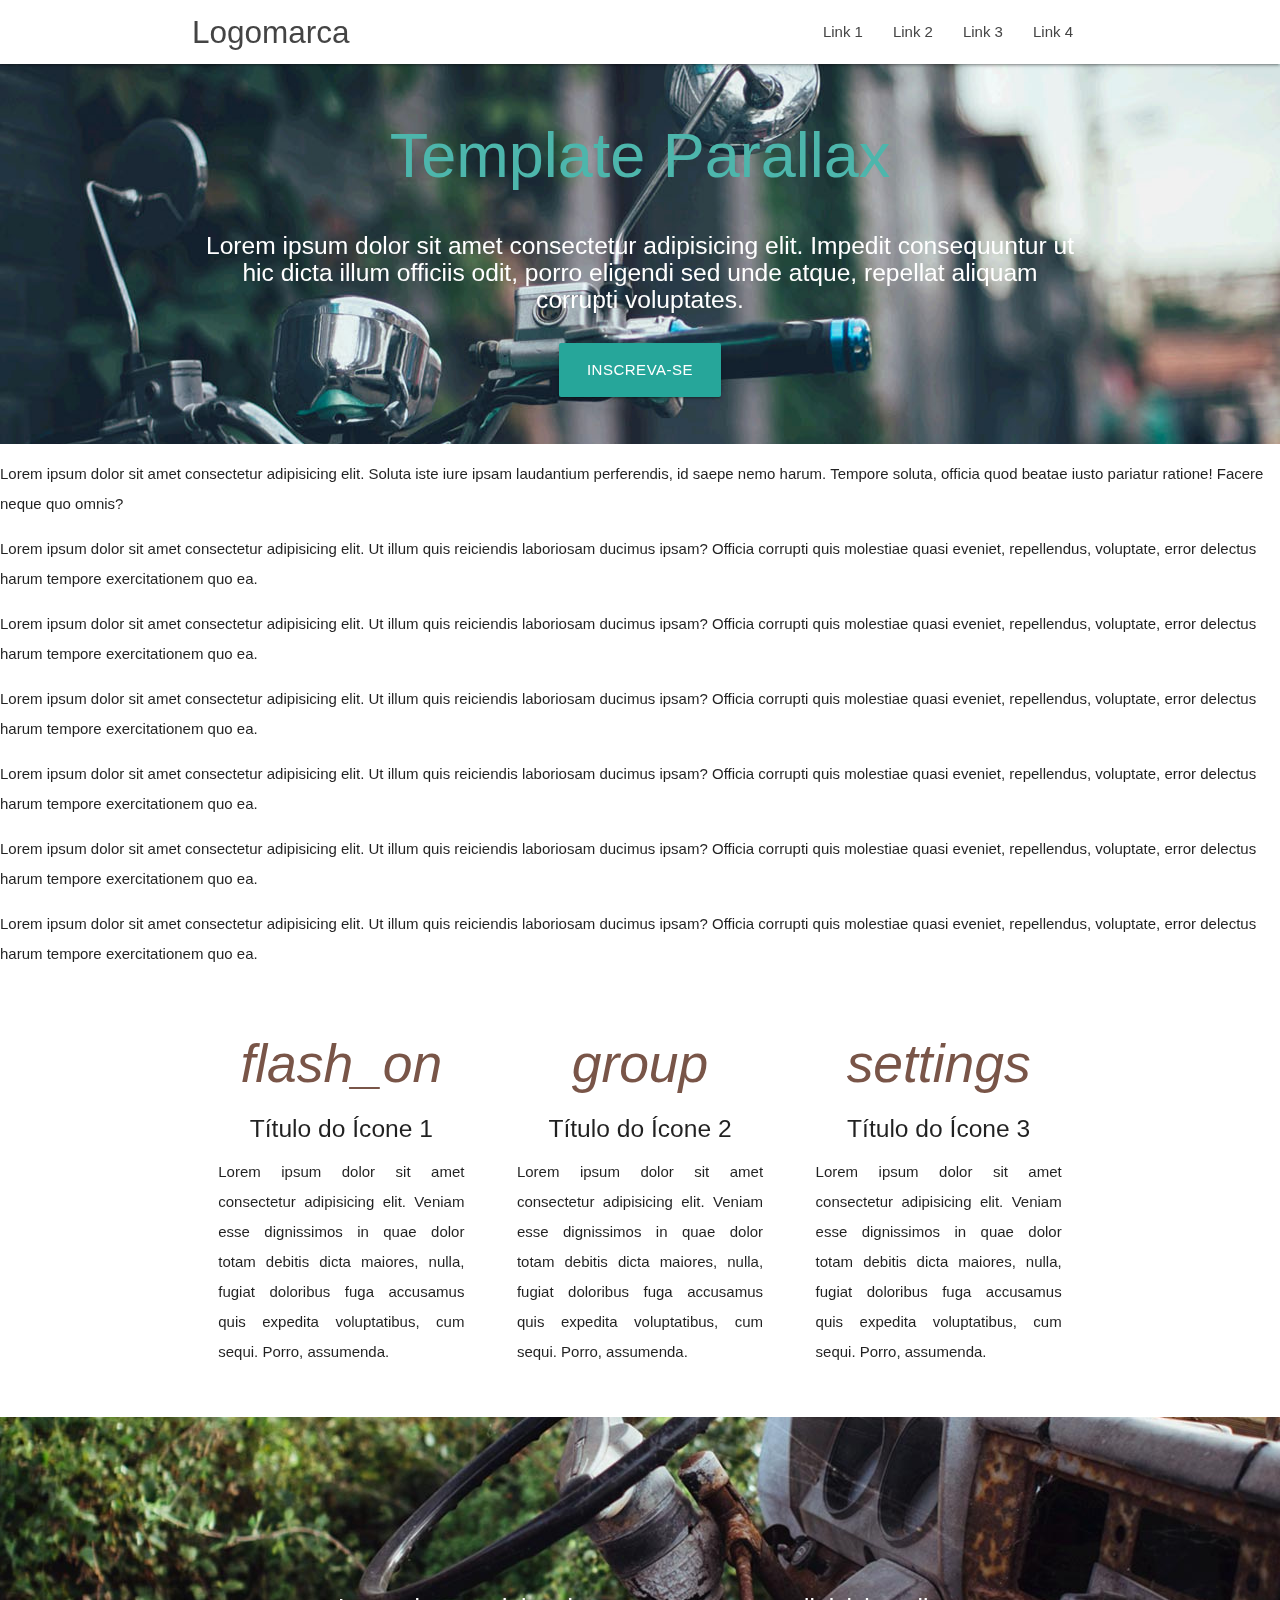
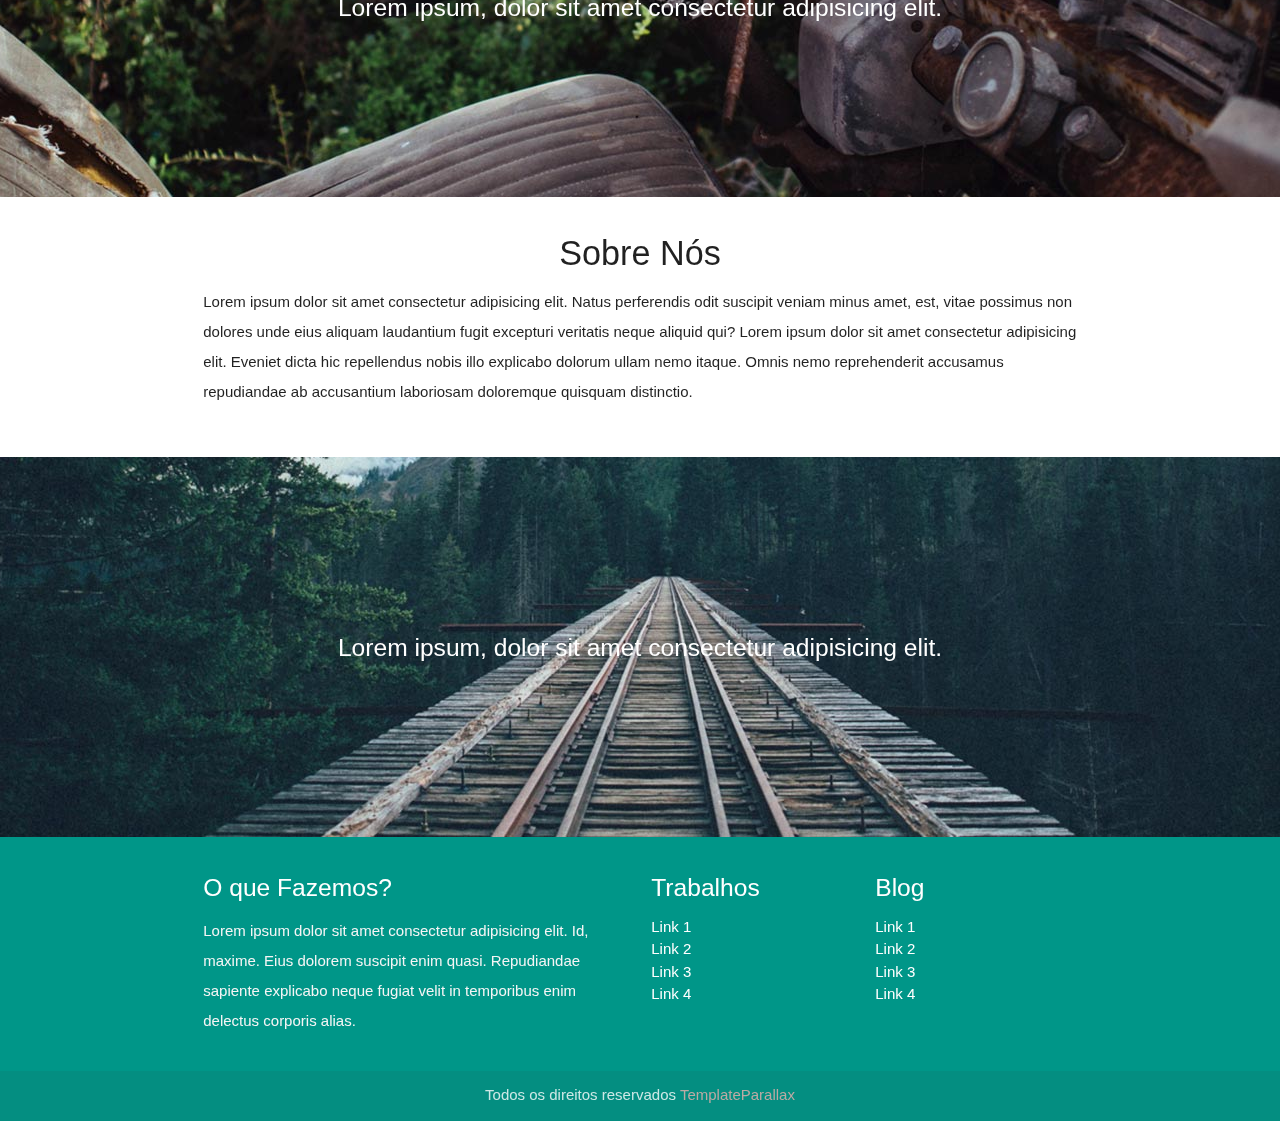
<file: projeto02-main/projeto02-main/ProjetosDFEUDF-main/projeto02/index.html>
<!DOCTYPE html>
<html lang="pt">
<head>
    <!--Import Google Icon Font-->
    <link href="https://fonts.googleapis.com/icon?family=Material+Icons" rel="stylesheet">
    <!--Import materialize.css-->
    <link type="text/css" rel="stylesheet" href="css/materialize.min.css" media="screen,projection" />
    <link rel="stylesheet" href="css/estilos.css">
    <meta charset="UTF-8">
    <meta name="viewport" content="width=device-width, initial-scale=1.0">
    <title>Usando Framework Materialize</title>
</head>
<body>
    <nav class="white" role="navigation">
        <div class="container nav-warapper ">
            <a href="#" class="brand-logo">Logomarca</a>
            <ul class="hide-on-med-and-down right">
                <li><a href="#">Link 1</a></li>
                <li><a href="#">Link 2</a></li>
                <li><a href="#">Link 3</a></li>
                <li><a href="#">Link 4</a></li>
            </ul>
            <ul id="nav-mobile" class="sidenav">
                <li><a href="#">Link 1</a></li>
                <li><a href="#">Link 2</a></li>
                <li><a href="#">Link 3</a></li>
                <li><a href="#">Link 4</a></li>
            </ul>
            <a href="#" data-target="nav-mobile" class="sidenav-trigger">
                <i class="material-icons">menu</i>
            </a>
        </div>
    </nav>

    <div id="index-banner" class="parallax-container">
        <div class="section no-pad-bot">
        <div class="container">
        <br><br>
        <h1 class="header center teal-text text-lighten-2">Template
        Parallax</h1>
        <div class="row center">
        <h5 class="header col s12 light">Lorem ipsum dolor sit amet
        consectetur adipisicing elit. Impedit consequuntur ut hic dicta illum officiis
        odit, porro eligendi sed unde atque, repellat aliquam corrupti voluptates.</h5>
        </div>
        <div class="row center">
        <a href="#" class="btn-large waves-effect waves-light teal
        lighten-1">Inscreva-se</a>
        </div>
        <br><br>
        </div>
        </div>
        <div class="parallax">
        <img src="imagens/imagen01.jpg" alt="Imagen 01">
        </div>
        </div>
        <p>Lorem ipsum dolor sit amet consectetur adipisicing elit. Soluta iste
        iure ipsam laudantium perferendis, id saepe nemo harum. Tempore soluta, officia
        quod beatae iusto pariatur ratione! Facere neque quo omnis?</p>
        <p>Lorem ipsum dolor sit amet consectetur adipisicing elit. Ut illum quis
        reiciendis laboriosam ducimus ipsam? Officia corrupti quis molestiae quasi
        eveniet, repellendus, voluptate, error delectus harum tempore exercitationem
        quo ea.</p>
        <p>Lorem ipsum dolor sit amet consectetur adipisicing elit. Ut illum quis
        reiciendis laboriosam ducimus ipsam? Officia corrupti quis molestiae quasi
        eveniet, repellendus, voluptate, error delectus harum tempore exercitationem
        quo ea.</p><p>Lorem ipsum dolor sit amet consectetur adipisicing elit. Ut illum
        quis reiciendis laboriosam ducimus ipsam? Officia corrupti quis molestiae quasi
        eveniet, repellendus, voluptate, error delectus harum tempore exercitationem
        quo ea.</p><p>Lorem ipsum dolor sit amet consectetur adipisicing elit. Ut illum
        quis reiciendis laboriosam ducimus ipsam? Officia corrupti quis molestiae quasi
        eveniet, repellendus, voluptate, error delectus harum tempore exercitationem
        quo ea.</p><p>Lorem ipsum dolor sit amet consectetur adipisicing elit. Ut illum
        quis reiciendis laboriosam ducimus ipsam? Officia corrupti quis molestiae quasi
        eveniet, repellendus, voluptate, error delectus harum tempore exercitationem
        quo ea.</p><p>Lorem ipsum dolor sit amet consectetur adipisicing elit. Ut illum
        quis reiciendis laboriosam ducimus ipsam? Officia corrupti quis molestiae quasi
        eveniet, repellendus, voluptate, error delectus harum tempore exercitationem
        quo ea.</p>
        <div class="container">
            <div class="section">
            <div class="row">
            <div class="col s12 m4">
            <div class="icon-block">
            <h2 class="center brown-text"><i class="material-
            icons">flash_on</i></h2>
            <h5 class="center">Título do Ícone 1</h5>
            <p class="light">Lorem ipsum dolor sit amet consectetur
            adipisicing elit. Veniam esse dignissimos in quae dolor totam debitis dicta
            maiores, nulla, fugiat doloribus fuga accusamus quis expedita voluptatibus, cum
            sequi. Porro, assumenda.</p>
            </div>
            </div>
            <div class="col s12 m4">
            <div class="icon-block">
            <h2 class="center brown-text"><i class="material-
            icons">group</i></h2>
            <h5 class="center">Título do Ícone 2</h5>
            <p class="light">Lorem ipsum dolor sit amet consectetur
            adipisicing elit. Veniam esse dignissimos in quae dolor totam debitis dicta
            maiores, nulla, fugiat doloribus fuga accusamus quis expedita voluptatibus, cum
            sequi. Porro, assumenda.</p>
            </div>
            </div>
            <div class="col s12 m4">
            <div class="icon-block">
            <h2 class="center brown-text"><i class="material-
            icons">settings</i></h2>
            <h5 class="center">Título do Ícone 3</h5>
            <p class="light">Lorem ipsum dolor sit amet consectetur
            adipisicing elit. Veniam esse dignissimos in quae dolor totam debitis dicta
            maiores, nulla, fugiat doloribus fuga accusamus quis expedita voluptatibus, cum
            sequi. Porro, assumenda.</p>
            </div>
            </div>
            </div>
            </div>
            </div>
            <div class="parallax-container valign-wrapper">
                <div class="section no-pad-bot">
                <div class="container">
                <div class="row center">
                <h5 class="header col s12 light">Lorem ipsum, dolor sit
                amet consectetur adipisicing elit.</h5>
                </div>
                </div>
                </div>
                <div class="parallax">
                <img src="imagens/imagen02.jpg">
                </div>
                </div>
                <div class="container">
                <div class="section">
                <div class="row">
                <div class="col s12 center">
                <h4>Sobre Nós</h4>
                <p class="left-align light">Lorem ipsum dolor sit amet
                consectetur adipisicing elit. Natus perferendis odit suscipit veniam minus
                amet, est, vitae possimus non dolores unde eius aliquam laudantium fugit
                excepturi veritatis neque aliquid qui? Lorem ipsum dolor sit amet consectetur
                adipisicing elit. Eveniet dicta hic repellendus nobis illo explicabo dolorum
                ullam nemo itaque. Omnis nemo reprehenderit accusamus repudiandae ab
                accusantium laboriosam doloremque quisquam distinctio.</p>
                </div>
                </div>
                </div>
                </div>
                <div class="parallax-container valign-wrapper">
                <div class="section no-pad-bot">
                <div class="container">
                <div class="row center">
                <h5 class="header col s12 light">Lorem ipsum, dolor sit
                amet consectetur adipisicing elit.</h5>
                </div>
                </div>
                </div>
                <div class="parallax">
                <img src="imagens/imagen03.jpg">
                </div>
                </div>
                <footer class="page-footer teal">
                    <div class="container">
                    <div class="row">
                    <div class="col l6 s12 ">
                    <h5 class="white-text ">O que Fazemos?</h5>
                    <p class="grey-text text-lighten-4">Lorem ipsum dolor sit
                    amet consectetur adipisicing elit. Id, maxime. Eius dolorem suscipit enim
                    quasi. Repudiandae sapiente explicabo neque fugiat velit in temporibus enim
                    delectus corporis alias.</p>
                    </div>
                    <div class="col l3 s12">
                    <h5 class="white-text ">Trabalhos</h5>
                    <ul>
                    <li><a href="#" class="white-text">Link 1</a></li>
                    <li><a href="#" class="white-text">Link 2</a></li>
                    <li><a href="#" class="white-text">Link 3</a></li>
                    <li><a href="#" class="white-text">Link 4</a></li>
                    </ul>
                    </div>
                    <div class="col l3 s12">
                    <h5 class="white-text ">Blog</h5>
                    <ul>
                    <li><a href="#" class="white-text">Link 1</a></li>
                    <li><a href="#" class="white-text">Link 2</a></li>
                    <li><a href="#" class="white-text">Link 3</a></li>
                    <li><a href="#" class="white-text">Link 4</a></li>
                    </ul>
                    </div>
                    </div>
                    </div>
                    <div class="footer-copyright">
                    <div class="container center">
                    Todos os direitos reservados <a href="#" class="brown-text
                    text-lighten-3">TemplateParallax</a>
                    </div>
                    </div>
                    </footer>
    <script src="https://code.jquery.com/jquery-2.1.1.min.js"></script>
    <!--JavaScript at end of body for optimized loading-->
    <script type="text/javascript" src="js/materialize.min.js"></script>
    <script src="js/configuracoes.js"></script>
</body>

</html>
</file>
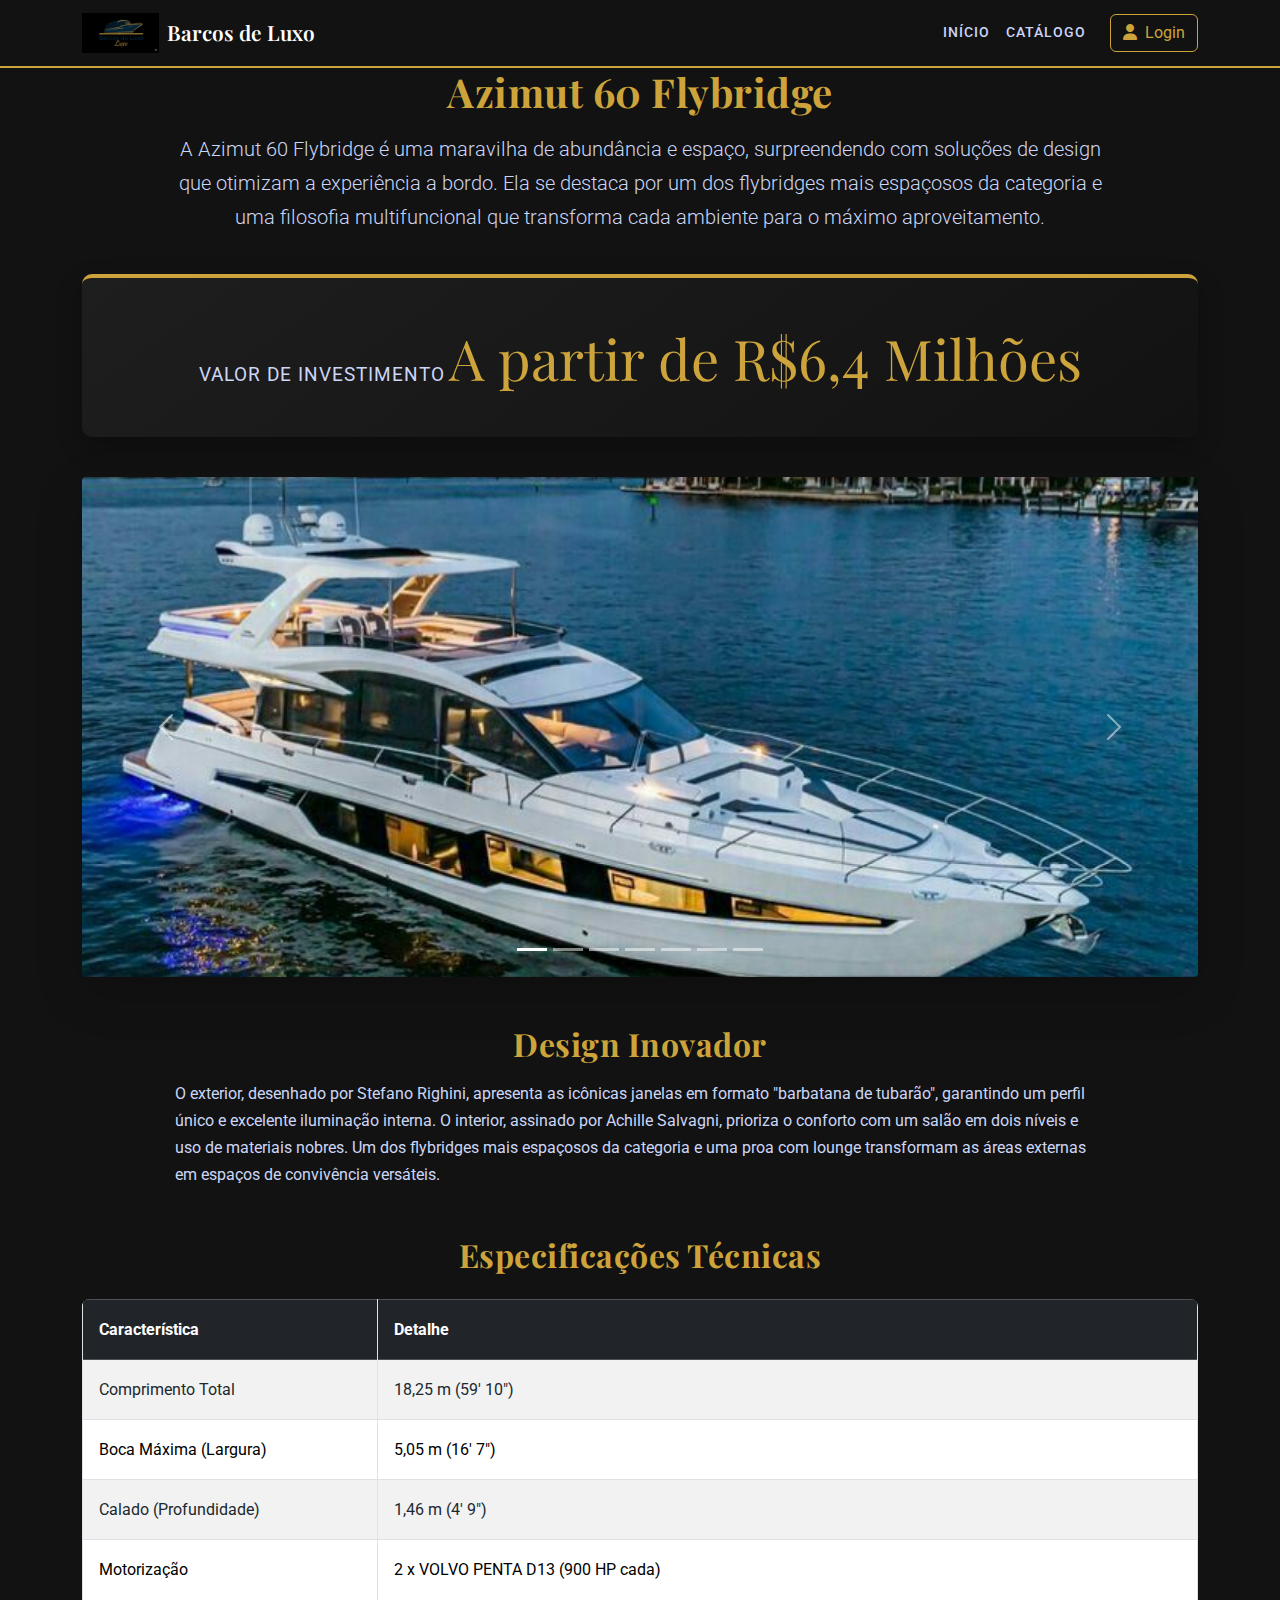
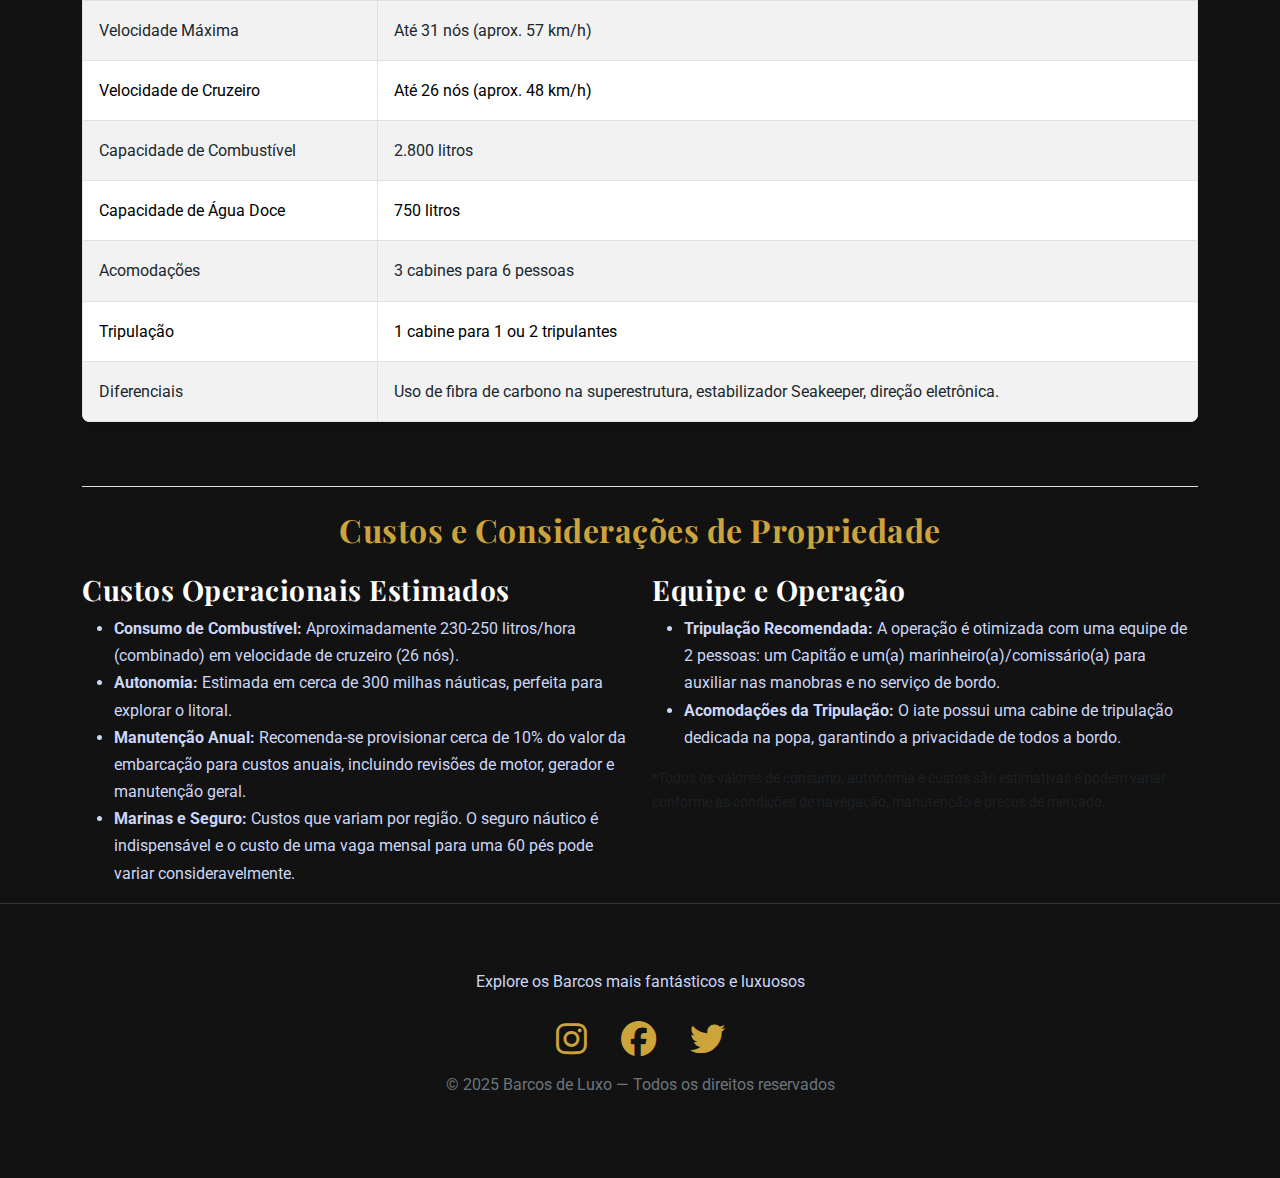
<file: Azimut60.html>
<!DOCTYPE html>
<html lang="pt-br">

<head>
    <meta charset="UTF-8">
    <meta name="viewport" content="width=device-width, initial-scale=1.0">
    <title>Azimut 60 - Barcos de Luxo</title>

    <link rel="stylesheet" href="https://cdnjs.cloudflare.com/ajax/libs/font-awesome/6.5.0/css/all.min.css">
    <link rel="preconnect" href="https://fonts.googleapis.com">
    <link rel="preconnect" href="https://fonts.gstatic.com" crossorigin>
    <link
        href="https://fonts.googleapis.com/css2?family=Playfair+Display:wght@700&family=Roboto:wght@400;500&display=swap"
        rel="stylesheet">

    <link rel="stylesheet" href="css/bootstrap.min.css">
    <link rel="stylesheet" href="css/estilos.css">
</head>

<body>
    <header>
    <nav class="navbar navbar-expand-lg navbar-dark bg-dark border-bottom-gold">
        <div class="container">
            <a class="navbar-brand d-flex align-items-center" href="index.html">
                <img src="imagens/logo2.png" alt="Logomarca Barcos de Luxo" height="40" class="me-2">
                <div><span class="fw-semibold text-white">Barcos de Luxo</span></div>
            </a>
            <button class="navbar-toggler" type="button" data-bs-toggle="collapse" data-bs-target="#navbarNav">
                <span class="navbar-toggler-icon"></span>
            </button>
            <div class="collapse navbar-collapse justify-content-end" id="navbarNav">
                <ul class="navbar-nav align-items-center">
                    <li class="nav-item"><a class="nav-link" href="index.html">Início</a></li>
                    <li class="nav-item"><a class="nav-link" href="catalogo.html">Catálogo</a></li>
                    <li class="nav-item ms-lg-3">
                        <button class="btn btn-outline-gold" data-bs-toggle="modal" data-bs-target="#loginModal">
                            <i class="fas fa-user me-2"></i>Login
                        </button>
                    </li>
                </ul>
            </div>
        </nav>
    </header>

    <main>
        <div class="container">
            <article>
                <h1 class="text-center mb-3">Azimut 60 Flybridge</h1>
                <p class="lead text-center col-md-10 mx-auto">A Azimut 60 Flybridge é uma maravilha de abundância e
                    espaço, surpreendendo com soluções de design que otimizam a experiência a bordo. Ela se destaca por
                    um dos flybridges mais espaçosos da categoria e uma filosofia multifuncional que transforma cada
                    ambiente para o máximo aproveitamento.</p>

                <section class="price-highlight">
                    <span class="price-label">Valor de Investimento</span>
                    <span class="price-value">A partir de R$6,4 Milhões</span>
                </section>

                <section id="gallery-carousel-azimut" class="carousel slide shadow-lg" data-bs-ride="carousel"
                    style="border: 5px solid var(--white); border-radius: 8px;">
                    <div class="carousel-indicators">
                        <button type="button" data-bs-target="#gallery-carousel-azimut" data-bs-slide-to="0"
                            class="active" aria-current="true" aria-label="Slide 1"></button>
                        <button type="button" data-bs-target="#gallery-carousel-azimut" data-bs-slide-to="1"
                            aria-label="Slide 2"></button>
                        <button type="button" data-bs-target="#gallery-carousel-azimut" data-bs-slide-to="2"
                            aria-label="Slide 3"></button>
                        <button type="button" data-bs-target="#gallery-carousel-azimut" data-bs-slide-to="3"
                            aria-label="Slide 4"></button>
                        <button type="button" data-bs-target="#gallery-carousel-azimut" data-bs-slide-to="4"
                            aria-label="Slide 5"></button>
                        <button type="button" data-bs-target="#gallery-carousel-azimut" data-bs-slide-to="5"
                            aria-label="Slide 6"></button>
                        <button type="button" data-bs-target="#gallery-carousel-azimut" data-bs-slide-to="6"
                            aria-label="Slide 7"></button>
                    </div>
                    <div class="carousel-inner" style="border-radius: 4px;">
                        <div class="carousel-item active">
                            <img src="imagens/Azimut01.jpg" class="d-block w-100 carousel-image-balanced"
                                alt="Vista externa do Azimut 60 mostrando seu design moderno e flybridge">
                        </div>
                        <div class="carousel-item">
                            <img src="imagens/Azimut02.jpg" class="d-block w-100 carousel-image-balanced"
                                alt="Salão principal do Azimut 60 com decoração em carvalho e amplas janelas">
                        </div>
                        <div class="carousel-item">
                            <img src="imagens/Azimut03.jpg" class="d-block w-100 carousel-image-balanced"
                                alt="Espaçoso flybridge do Azimut 60, com sofás e posto de comando">
                        </div>
                        <div class="carousel-item">
                            <img src="imagens/Azimut04.jpeg" class="d-block w-100 carousel-image-balanced"
                                alt="Área da proa com lounge e sofás conversíveis em solário">
                        </div>
                        <div class="carousel-item">
                            <img src="imagens/Azimut05.jpeg" class="d-block w-100 carousel-image-balanced"
                                alt="Cozinha moderna localizada na entrada do salão para maior conveniência">
                        </div>
                        <div class="carousel-item">
                            <img src="imagens/Azimut06.jpeg" class="d-block w-100 carousel-image-balanced"
                                alt="Suíte master a meia-nau com janelas panorâmicas">
                        </div>
                        <div class="carousel-item">
                            <img src="imagens/Azimult07.jpeg" class="d-block w-100 carousel-image-balanced"
                                alt="Detalhe do design icônico da janela lateral">
                        </div>
                    </div>
                    <button class="carousel-control-prev" type="button" data-bs-target="#gallery-carousel-azimut"
                        data-bs-slide="prev">
                        <span class="carousel-control-prev-icon" aria-hidden="true"></span>
                        <span class="visually-hidden">Anterior</span>
                    </button>
                    <button class="carousel-control-next" type="button" data-bs-target="#gallery-carousel-azimut"
                        data-bs-slide="next">
                        <span class="carousel-control-next-icon" aria-hidden="true"></span>
                        <span class="visually-hidden">Próximo</span>
                    </button>
                </section>

                <div class="row mt-5">
                    <div class="col-12">
                        <section class="mb-5">
                            <h2 class="text-center mb-3">Design Inovador</h2>
                            <p class="col-md-10 mx-auto">O exterior, desenhado por Stefano Righini, apresenta as
                                icônicas janelas em formato "barbatana de tubarão", garantindo um perfil único e
                                excelente iluminação interna. O interior, assinado por Achille Salvagni, prioriza o
                                conforto com um salão em dois níveis e uso de materiais nobres. Um dos flybridges mais
                                espaçosos da categoria e uma proa com lounge transformam as áreas externas em espaços de
                                convivência versáteis.</p>
                        </section>
                        <section class="specs-table mb-5">
                            <h2 class="text-center mb-4">Especificações Técnicas</h2>
                            <div class="table-responsive">
                                <table class="table table-striped table-bordered">
                                    <thead class="table-dark">
                                        <tr>
                                            <th scope="col">Característica</th>
                                            <th scope="col">Detalhe</th>
                                        </tr>
                                    </thead>
                                    <tbody>
                                        <tr>
                                            <td>Comprimento Total</td>
                                            <td>18,25 m (59' 10")</td>
                                        </tr>
                                        <tr>
                                            <td>Boca Máxima (Largura)</td>
                                            <td>5,05 m (16' 7")</td>
                                        </tr>
                                        <tr>
                                            <td>Calado (Profundidade)</td>
                                            <td>1,46 m (4' 9")</td>
                                        </tr>
                                        <tr>
                                            <td>Motorização</td>
                                            <td>2 x VOLVO PENTA D13 (900 HP cada)</td>
                                        </tr>
                                        <tr>
                                            <td>Velocidade Máxima</td>
                                            <td>Até 31 nós (aprox. 57 km/h)</td>
                                        </tr>
                                        <tr>
                                            <td>Velocidade de Cruzeiro</td>
                                            <td>Até 26 nós (aprox. 48 km/h)</td>
                                        </tr>
                                        <tr>
                                            <td>Capacidade de Combustível</td>
                                            <td>2.800 litros</td>
                                        </tr>
                                        <tr>
                                            <td>Capacidade de Água Doce</td>
                                            <td>750 litros</td>
                                        </tr>
                                        <tr>
                                            <td>Acomodações</td>
                                            <td>3 cabines para 6 pessoas</td>
                                        </tr>
                                        <tr>
                                            <td>Tripulação</td>
                                            <td>1 cabine para 1 ou 2 tripulantes</td>
                                        </tr>
                                        <tr>
                                            <td>Diferenciais</td>
                                            <td>Uso de fibra de carbono na superestrutura, estabilizador Seakeeper,
                                                direção eletrônica.</td>
                                        </tr>
                                    </tbody>
                                </table>
                            </div>
                        </section>
                        <section class="mt-5 pt-4 border-top">
                            <h2 class="text-center mb-4">Custos e Considerações de Propriedade</h2>
                            <div class="row">
                                <div class="col-lg-6">
                                    <h3>Custos Operacionais Estimados</h3>
                                    <ul>
                                        <li><strong>Consumo de Combustível:</strong> Aproximadamente 230-250 litros/hora
                                            (combinado) em velocidade de cruzeiro (26 nós).</li>
                                        <li><strong>Autonomia:</strong> Estimada em cerca de 300 milhas náuticas,
                                            perfeita para explorar o litoral.</li>
                                        <li><strong>Manutenção Anual:</strong> Recomenda-se provisionar cerca de 10% do
                                            valor da embarcação para custos anuais, incluindo revisões de motor, gerador
                                            e manutenção geral.</li>
                                        <li><strong>Marinas e Seguro:</strong> Custos que variam por região. O seguro
                                            náutico é indispensável e o custo de uma vaga mensal para uma 60 pés pode
                                            variar consideravelmente.</li>
                                    </ul>
                                </div>
                                <div class="col-lg-6">
                                    <h3>Equipe e Operação</h3>
                                    <ul>
                                        <li><strong>Tripulação Recomendada:</strong> A operação é otimizada com uma
                                            equipe de 2 pessoas: um Capitão e um(a) marinheiro(a)/comissário(a) para
                                            auxiliar nas manobras e no serviço de bordo.</li>
                                        <li><strong>Acomodações da Tripulação:</strong> O iate possui uma cabine de
                                            tripulação dedicada na popa, garantindo a privacidade de todos a bordo.</li>
                                    </ul>
                                    <p class="text-muted small mt-3">*Todos os valores de consumo, autonomia e custos
                                        são estimativas e podem variar conforme as condições de navegação, manutenção e
                                        preços de mercado.</p>
                                </div>
                            </div>
                        </section>
                    </div>
                </div>
            </article>
        </div>
    </main>

    <footer class="footer-custom">
    <div class="container">
        <p>Explore os Barcos mais fantásticos e luxuosos</p>
        
        <div class="social-icons">
            <a href="https://www.instagram.com" target="_blank" aria-label="Visite nosso Instagram"><i class="fab fa-instagram"></i></a>
            <a href="https://www.facebook.com" target="_blank" aria-label="Visite nosso Facebook"><i class="fab fa-facebook"></i></a>
            <a href="https://www.twitter.com" target="_blank" aria-label="Visite nosso Twitter"><i class="fab fa-twitter"></i></a>
        </div>
        
        <p class="copyright">© 2025 Barcos de Luxo — Todos os direitos reservados</p>
    </div>
</footer>
    <div class="modal fade" id="loginModal" tabindex="-1" aria-labelledby="loginModalLabel" aria-hidden="true">
        <div class="modal-dialog modal-dialog-centered">
            <div class="modal-content">
                <div class="modal-header modal-header-custom">
                    <h5 class="modal-title" id="loginModalLabel">Acesso Restrito</h5>
                    <button type="button" class="btn-close" data-bs-dismiss="modal" aria-label="Close"></button>
                </div>
                <div class="modal-body">
                    <ul class="nav nav-pills nav-fill mb-3" id="pills-tab" role="tablist">
                        <li class="nav-item" role="presentation">
                            <button class="nav-link active" id="pills-login-tab" data-bs-toggle="pill"
                                data-bs-target="#pills-login" type="button" role="tab" aria-controls="pills-login"
                                aria-selected="true">Login</button>
                        </li>
                        <li class="nav-item" role="presentation">
                            <button class="nav-link" id="pills-register-tab" data-bs-toggle="pill"
                                data-bs-target="#pills-register" type="button" role="tab" aria-controls="pills-register"
                                aria-selected="false">Cadastro</button>
                        </li>
                    </ul>
                    <div class="tab-content" id="pills-tabContent">
                        <div class="tab-pane fade show active" id="pills-login" role="tabpanel"
                            aria-labelledby="pills-login-tab">
                            <form>
                                <div class="mb-3">
                                    <label for="loginEmailInput" class="form-label">Endereço de Email</label>
                                    <input type="email" class="form-control" id="loginEmailInput"
                                        placeholder="seuemail@exemplo.com">
                                </div>
                                <div class="mb-3">
                                    <label for="loginPasswordInput" class="form-label">Senha</label>
                                    <input type="password" class="form-control" id="loginPasswordInput"
                                        placeholder="Sua senha">
                                </div>
                                <div class="mb-3 form-check">
                                    <input type="checkbox" class="form-check-input" id="rememberCheck">
                                    <label class="form-check-label" for="rememberCheck">Lembrar de mim</label>
                                </div>
                                <div class="d-grid">
                                    <button type="submit" class="btn btn-gold">Entrar</button>
                                </div>
                            </form>
                        </div>
                        <div class="tab-pane fade" id="pills-register" role="tabpanel"
                            aria-labelledby="pills-register-tab">
                            <form>
                                <div class="mb-3">
                                    <label for="registerNameInput" class="form-label">Nome Completo</label>
                                    <input type="text" class="form-control" id="registerNameInput"
                                        placeholder="Seu nome completo" required>
                                </div>
                                <div class="mb-3">
                                    <label for="registerBirthdateInput" class="form-label">Data de Nascimento</label>
                                    <input type="date" class="form-control" id="registerBirthdateInput" required>
                                </div>
                                <div class="mb-3">
                                    <label for="registerCpfInput" class="form-label">CPF</label>
                                    <input type="text" class="form-control" id="registerCpfInput"
                                        placeholder="000.000.000-00" required>
                                </div>
                                <div class="mb-3">
                                    <label for="registerAddressInput" class="form-label">Endereço</label>
                                    <input type="text" class="form-control" id="registerAddressInput"
                                        placeholder="Sua rua, número, bairro..." required>
                                </div>
                                <div class="mb-3">
                                    <label for="registerPhoneInput" class="form-label">Telefone</label>
                                    <input type="tel" class="form-control" id="registerPhoneInput"
                                        placeholder="(00) 00000-0000" required>
                                </div>
                                <div class="mb-3">
                                    <label for="registerEmailInput" class="form-label">Endereço de Email</label>
                                    <input type="email" class="form-control" id="registerEmailInput"
                                        placeholder="seuemail@exemplo.com" required>
                                </div>
                                <div class="mb-3">
                                    <label for="registerPasswordInput" class="form-label">Crie uma Senha</label>
                                    <input type="password" class="form-control" id="registerPasswordInput"
                                        placeholder="Mínimo de 6 caracteres" required>
                                </div>
                                <div class="d-grid">
                                    <button type="submit" class="btn btn-gold">Finalizar Cadastro</button>
                                </div>
                            </form>
                        </div>
                    </div>
                </div>
            </div>
        </div>
    </div>

    <script src="js/bootstrap.bundle.min.js"></script>
</body>

</html>
</file>
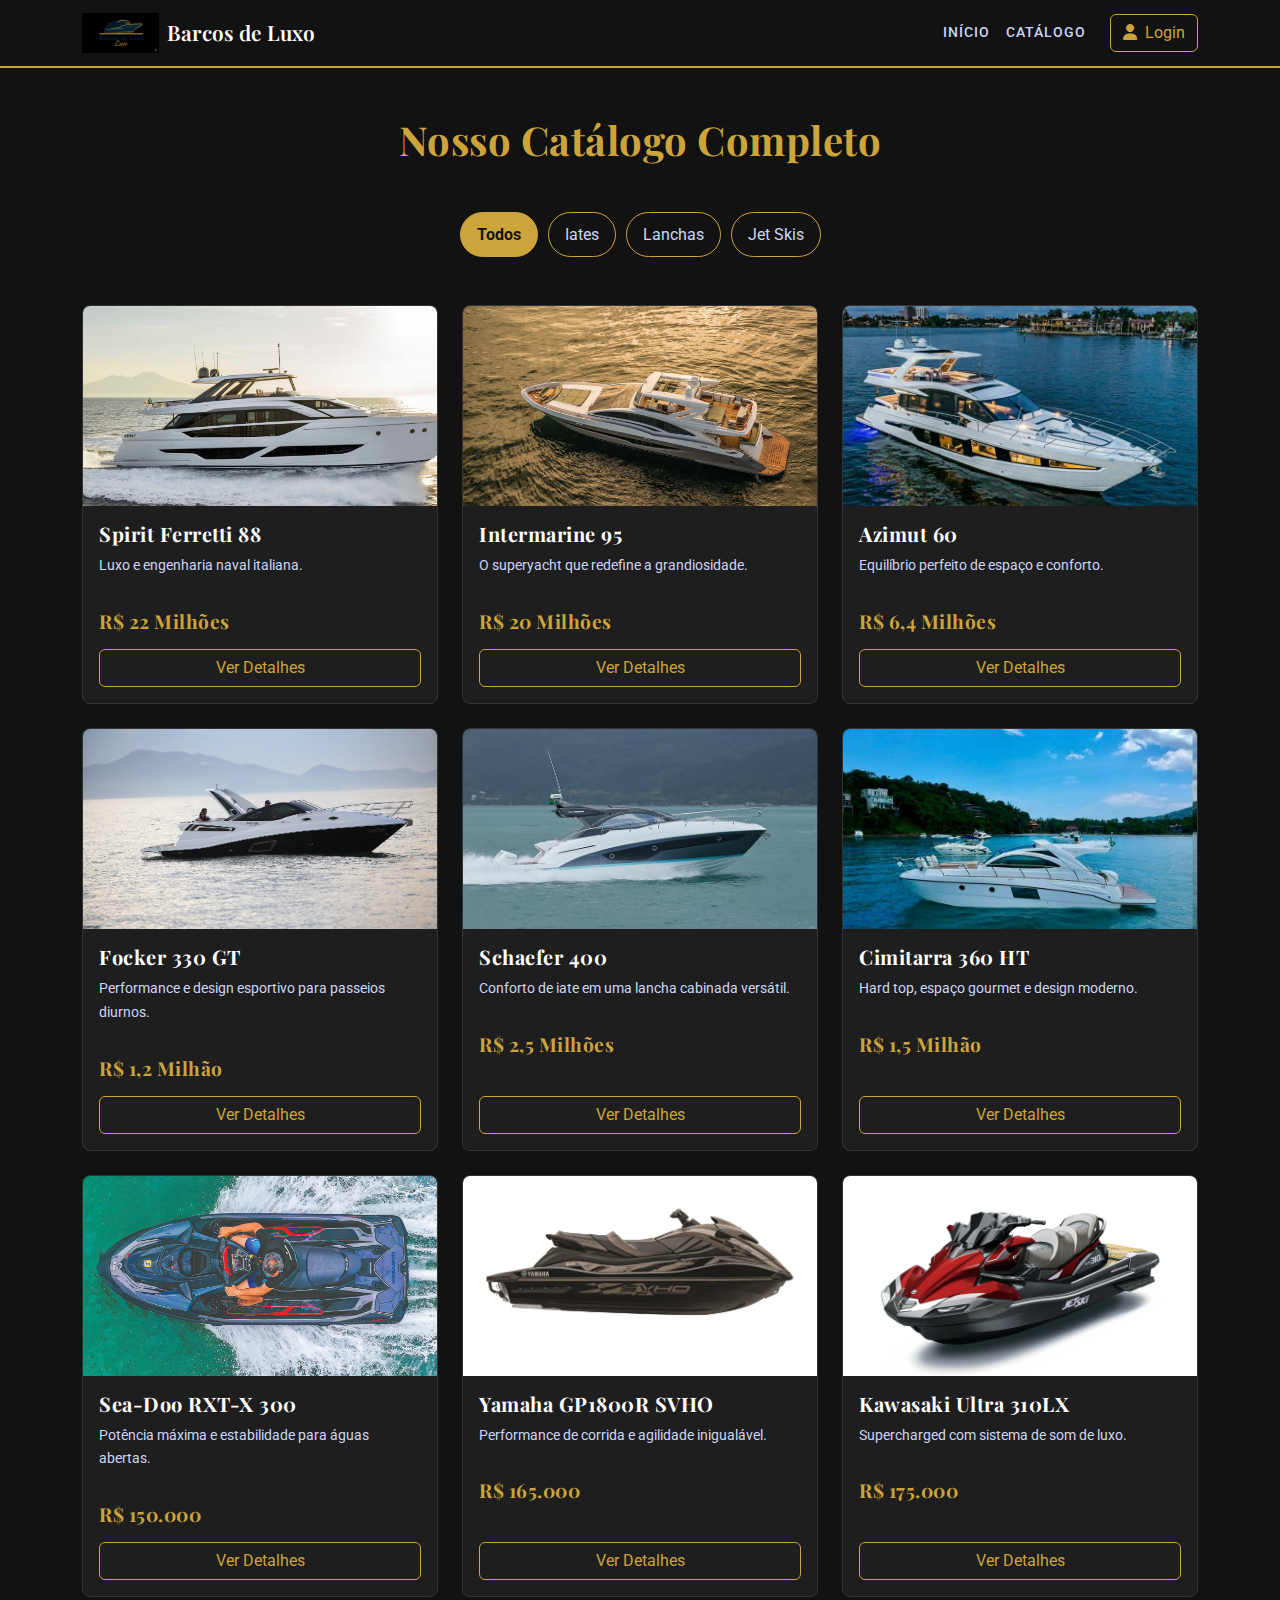
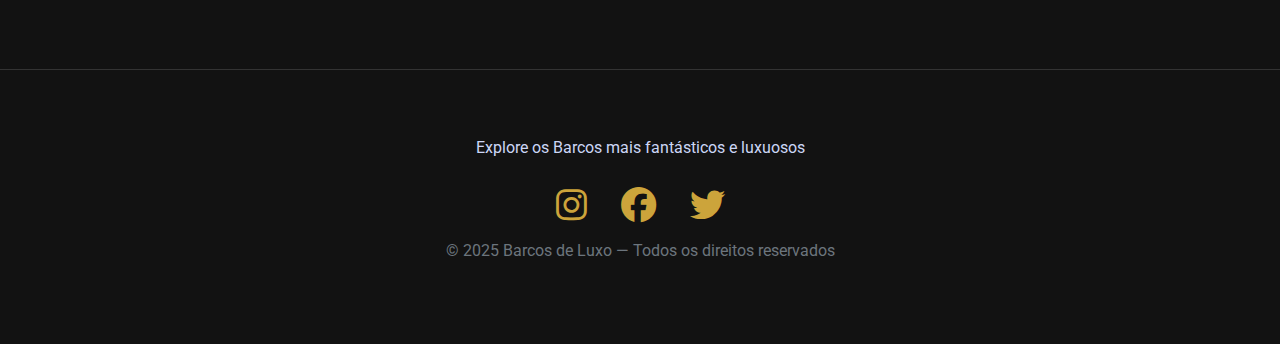
<file: catalogo.html>
<!DOCTYPE html>
<html lang="pt-br">
<head>
    <meta charset="UTF-8">
    <meta name="viewport" content="width=device-width, initial-scale=1.0">
    <title>Catálogo - Barcos de Luxo</title>

    <link rel="stylesheet" href="https://cdnjs.cloudflare.com/ajax/libs/font-awesome/6.5.0/css/all.min.css">
    <link rel="preconnect" href="https://fonts.googleapis.com">
    <link rel="preconnect" href="https://fonts.gstatic.com" crossorigin>
    <link href="https://fonts.googleapis.com/css2?family=Playfair+Display:wght@700&family=Roboto:wght@400;500&display=swap" rel="stylesheet">

    <link rel="stylesheet" href="css/bootstrap.min.css">
    <link rel="stylesheet" href="css/estilos.css">
</head>
<body class="section-dark">

    <header>
        <nav class="navbar navbar-expand-lg navbar-dark bg-dark border-bottom-gold">
            <div class="container">
                <a class="navbar-brand d-flex align-items-center" href="index.html">
                    <img src="imagens/logo2.png" alt="Logomarca Barcos de Luxo" height="40" class="me-2">
                    <div><span class="fw-semibold text-white">Barcos de Luxo</span></div>
                </a>
                <button class="navbar-toggler" type="button" data-bs-toggle="collapse" data-bs-target="#navbarNav">
                    <span class="navbar-toggler-icon"></span>
                </button>
                <div class="collapse navbar-collapse justify-content-end" id="navbarNav">
                    <ul class="navbar-nav align-items-center">
                        <li class="nav-item"><a class="nav-link" href="index.html">Início</a></li>
                        <li class="nav-item"><a class="nav-link" href="catalogo.html">Catálogo</a></li>
                        <li class="nav-item ms-lg-3">
                            <button class="btn btn-outline-gold" data-bs-toggle="modal" data-bs-target="#loginModal">
                                <i class="fas fa-user me-2"></i>Login
                            </button>
                        </li>
                    </ul>
                </div>
            </div>
        </nav>
    </header>

    <main class="py-5">
        <div class="container">
            <h1 class="text-center section-title mb-5">Nosso Catálogo Completo</h1>

            <ul class="nav nav-pills justify-content-center mb-5 filter-nav">
                <li class="nav-item">
                    <button class="nav-link active" data-filter="all">Todos</button>
                </li>
                <li class="nav-item">
                    <button class="nav-link" data-filter="iate">Iates</button>
                </li>
                <li class="nav-item">
                    <button class="nav-link" data-filter="lancha">Lanchas</button>
                </li>
                <li class="nav-item">
                    <button class="nav-link" data-filter="jetski">Jet Skis</button>
                </li>
            </ul>

            <div class="row">
                <div class="col-lg-4 col-md-6 mb-4 product-item" data-category="iate">
                    <div class="card h-100 boat-card-dark">
                        <img src="imagens/Ferretti01.jpg" class="card-img-top" alt="Spirit Ferretti 88">
                        <div class="card-body d-flex flex-column">
                            <h5 class="card-title">Spirit Ferretti 88</h5>
                            <p class="card-text small">Luxo e engenharia naval italiana.</p>
                            <h6 class="card-price">R$ 22 Milhões</h6>
                            <a href="SpiritFerretti88.html" class="btn btn-outline-gold mt-auto">Ver Detalhes</a>
                        </div>
                    </div>
                </div>
                <div class="col-lg-4 col-md-6 mb-4 product-item" data-category="iate">
                    <div class="card h-100 boat-card-dark">
                        <img src="imagens/Intermarine01.jpeg" class="card-img-top" alt="Intermarine 95">
                        <div class="card-body d-flex flex-column">
                            <h5 class="card-title">Intermarine 95</h5>
                            <p class="card-text small">O superyacht que redefine a grandiosidade.</p>
                            <h6 class="card-price">R$ 20 Milhões</h6>
                            <a href="Intermarine95.html" class="btn btn-outline-gold mt-auto">Ver Detalhes</a>
                        </div>
                    </div>
                </div>
                 <div class="col-lg-4 col-md-6 mb-4 product-item" data-category="iate">
                    <div class="card h-100 boat-card-dark">
                        <img src="imagens/Azimut01.jpg" class="card-img-top" alt="Azimut 60">
                        <div class="card-body d-flex flex-column">
                            <h5 class="card-title">Azimut 60</h5>
                            <p class="card-text small">Equilíbrio perfeito de espaço e conforto.</p>
                            <h6 class="card-price">R$ 6,4 Milhões</h6>
                            <a href="Azimut60.html" class="btn btn-outline-gold mt-auto">Ver Detalhes</a>
                        </div>
                    </div>
                </div>

                <div class="col-lg-4 col-md-6 mb-4 product-item" data-category="lancha">
                    <div class="card h-100 boat-card-dark">
                        <img src="imagens/Focker01.webp" class="card-img-top" alt="Lancha Focker 330">
                        <div class="card-body d-flex flex-column">
                            <h5 class="card-title">Focker 330 GT</h5>
                            <p class="card-text small">Performance e design esportivo para passeios diurnos.</p>
                            <h6 class="card-price">R$ 1,2 Milhão</h6>
                            <a href="Focker330GT.html" class="btn btn-outline-gold mt-auto">Ver Detalhes</a>
                        </div>
                    </div>
                </div>
                <div class="col-lg-4 col-md-6 mb-4 product-item" data-category="lancha">
                    <div class="card h-100 boat-card-dark">
                        <img src="imagens/Schaefer01.avif" class="card-img-top" alt="Lancha Schaefer 400">
                        <div class="card-body d-flex flex-column">
                            <h5 class="card-title">Schaefer 400</h5>
                            <p class="card-text small">Conforto de iate em uma lancha cabinada versátil.</p>
                            <h6 class="card-price">R$ 2,5 Milhões</h6>
                            <a href="Schaefer400.html" class="btn btn-outline-gold mt-auto">Ver Detalhes</a>
                        </div>
                    </div>
                </div>
                <div class="col-lg-4 col-md-6 mb-4 product-item" data-category="lancha">
                    <div class="card h-100 boat-card-dark">
                        <img src="imagens/Cimitarra01.jpg" class="card-img-top" alt="Lancha Cimitarra 360 HT">
                        <div class="card-body d-flex flex-column">
                            <h5 class="card-title">Cimitarra 360 HT</h5>
                            <p class="card-text small">Hard top, espaço gourmet e design moderno.</p>
                            <h6 class="card-price">R$ 1,5 Milhão</h6>
                            <a href="Cimitarra360HT.html" class="btn btn-outline-gold mt-auto">Ver Detalhes</a>
                        </div>
                    </div>
                </div>

                <div class="col-lg-4 col-md-6 mb-4 product-item" data-category="jetski">
                    <div class="card h-100 boat-card-dark">
                        <img src="imagens/RXT02.jpg" class="card-img-top" alt="Jet Ski Sea-Doo RXT-X">
                        <div class="card-body d-flex flex-column">
                            <h5 class="card-title">Sea-Doo RXT-X 300</h5>
                            <p class="card-text small">Potência máxima e estabilidade para águas abertas.</p>
                             <h6 class="card-price">R$ 150.000</h6>
                            <a href="SeaDooRXTX300.html" class="btn btn-outline-gold mt-auto">Ver Detalhes</a>
                        </div>
                    </div>
                </div>
                 <div class="col-lg-4 col-md-6 mb-4 product-item" data-category="jetski">
                    <div class="card h-100 boat-card-dark">
                        <img src="imagens/Yamaha01.jpg" class="card-img-top" alt="Jet Ski Yamaha GP1800R">
                        <div class="card-body d-flex flex-column">
                            <h5 class="card-title">Yamaha GP1800R SVHO</h5>
                            <p class="card-text small">Performance de corrida e agilidade inigualável.</p>
                            <h6 class="card-price">R$ 165.000</h6>
                            <a href="YamahaGP1800R.html" class="btn btn-outline-gold mt-auto">Ver Detalhes</a>
                        </div>
                    </div>
                </div>
                <div class="col-lg-4 col-md-6 mb-4 product-item" data-category="jetski">
                    <div class="card h-100 boat-card-dark">
                        <img src="imagens/Kawasaki01.webp" class="card-img-top" alt="Jet Ski Kawasaki Ultra 310LX">
                        <div class="card-body d-flex flex-column">
                            <h5 class="card-title">Kawasaki Ultra 310LX</h5>
                            <p class="card-text small">Supercharged com sistema de som de luxo.</p>
                            <h6 class="card-price">R$ 175.000</h6>
                            <a href="KawasakiUltra310LX.html" class="btn btn-outline-gold mt-auto">Ver Detalhes</a>
                        </div>
                    </div>
                </div>
            </div>
        </div>
    </main>
    
    <footer class="footer-custom">
        <div class="container">
            <p>Explore os Barcos mais fantásticos e luxuosos</p>
            <div class="social-icons">
                <a href="https://www.instagram.com" target="_blank" aria-label="Visite nosso Instagram"><i class="fab fa-instagram"></i></a>
                <a href="https://www.facebook.com" target="_blank" aria-label="Visite nosso Facebook"><i class="fab fa-facebook"></i></a>
                <a href="https://www.twitter.com" target="_blank" aria-label="Visite nosso Twitter"><i class="fab fa-twitter"></i></a>
            </div>
            <p class="copyright">© 2025 Barcos de Luxo — Todos os direitos reservados</p>
        </div>
    </footer>

    <div class="modal fade" id="loginModal" tabindex="-1" aria-labelledby="loginModalLabel" aria-hidden="true">
        <div class="modal-dialog modal-dialog-centered">
            <div class="modal-content">
                <div class="modal-header modal-header-custom">
                    <h5 class="modal-title" id="loginModalLabel">Acesso Restrito</h5>
                    <button type="button" class="btn-close" data-bs-dismiss="modal" aria-label="Close"></button>
                </div>
                <div class="modal-body">
                    <ul class="nav nav-pills nav-fill mb-3" id="pills-tab" role="tablist">
                        <li class="nav-item" role="presentation">
                            <button class="nav-link active" id="pills-login-tab" data-bs-toggle="pill" data-bs-target="#pills-login" type="button" role="tab" aria-controls="pills-login" aria-selected="true">Login</button>
                        </li>
                        <li class="nav-item" role="presentation">
                            <button class="nav-link" id="pills-register-tab" data-bs-toggle="pill" data-bs-target="#pills-register" type="button" role="tab" aria-controls="pills-register" aria-selected="false">Cadastro</button>
                        </li>
                    </ul>
                    <div class="tab-content" id="pills-tabContent">
                        <div class="tab-pane fade show active" id="pills-login" role="tabpanel" aria-labelledby="pills-login-tab">
                            <form>
                                <div class="mb-3">
                                    <label for="loginEmailInput" class="form-label">Endereço de Email</label>
                                    <input type="email" class="form-control" id="loginEmailInput" placeholder="seuemail@exemplo.com">
                                </div>
                                <div class="mb-3">
                                    <label for="loginPasswordInput" class="form-label">Senha</label>
                                    <input type="password" class="form-control" id="loginPasswordInput" placeholder="Sua senha">
                                </div>
                                <div class="mb-3 form-check">
                                    <input type="checkbox" class="form-check-input" id="rememberCheck">
                                    <label class="form-check-label" for="rememberCheck">Lembrar de mim</label>
                                </div>
                                 <div class="d-grid">
                                    <button type="submit" class="btn btn-gold">Entrar</button>
                                </div>
                            </form>
                        </div>
                        <div class="tab-pane fade" id="pills-register" role="tabpanel" aria-labelledby="pills-register-tab">
                            <form>
                                <div class="mb-3">
                                    <label for="registerNameInput" class="form-label">Nome Completo</label>
                                    <input type="text" class="form-control" id="registerNameInput" placeholder="Seu nome completo" required>
                                </div>
                                 <div class="mb-3">
                                    <label for="registerBirthdateInput" class="form-label">Data de Nascimento</label>
                                    <input type="date" class="form-control" id="registerBirthdateInput" required>
                                </div>
                                 <div class="mb-3">
                                    <label for="registerCpfInput" class="form-label">CPF</label>
                                    <input type="text" class="form-control" id="registerCpfInput" placeholder="000.000.000-00" required>
                                </div>
                                 <div class="mb-3">
                                    <label for="registerAddressInput" class="form-label">Endereço</label>
                                    <input type="text" class="form-control" id="registerAddressInput" placeholder="Sua rua, número, bairro..." required>
                                </div>
                                 <div class="mb-3">
                                    <label for="registerPhoneInput" class="form-label">Telefone</label>
                                    <input type="tel" class="form-control" id="registerPhoneInput" placeholder="(00) 00000-0000" required>
                                </div>
                                <div class="mb-3">
                                    <label for="registerEmailInput" class="form-label">Endereço de Email</label>
                                    <input type="email" class="form-control" id="registerEmailInput" placeholder="seuemail@exemplo.com" required>
                                </div>
                                <div class="mb-3">
                                    <label for="registerPasswordInput" class="form-label">Crie uma Senha</label>
                                    <input type="password" class="form-control" id="registerPasswordInput" placeholder="Mínimo de 6 caracteres" required>
                                </div>
                                 <div class="d-grid">
                                    <button type="submit" class="btn btn-gold">Finalizar Cadastro</button>
                                </div>
                            </form>
                        </div>
                    </div>
                </div>
            </div>
        </div>
    </div>

    <script src="js/bootstrap.bundle.min.js"></script>
    <script>
        document.addEventListener('DOMContentLoaded', function () {
            const filterButtons = document.querySelectorAll('.filter-nav .nav-link');
            const productItems = document.querySelectorAll('.product-item');

            filterButtons.forEach(button => {
                button.addEventListener('click', function () {
                    filterButtons.forEach(btn => btn.classList.remove('active'));
                    this.classList.add('active');

                    const filter = this.getAttribute('data-filter');

                    productItems.forEach(item => {
                        if (filter === 'all' || item.getAttribute('data-category') === filter) {
                            item.style.display = 'block';
                        } else {
                            item.style.display = 'none';
                        }
                    });
                });
            });
        });
    </script>
</body>
</html>
</file>
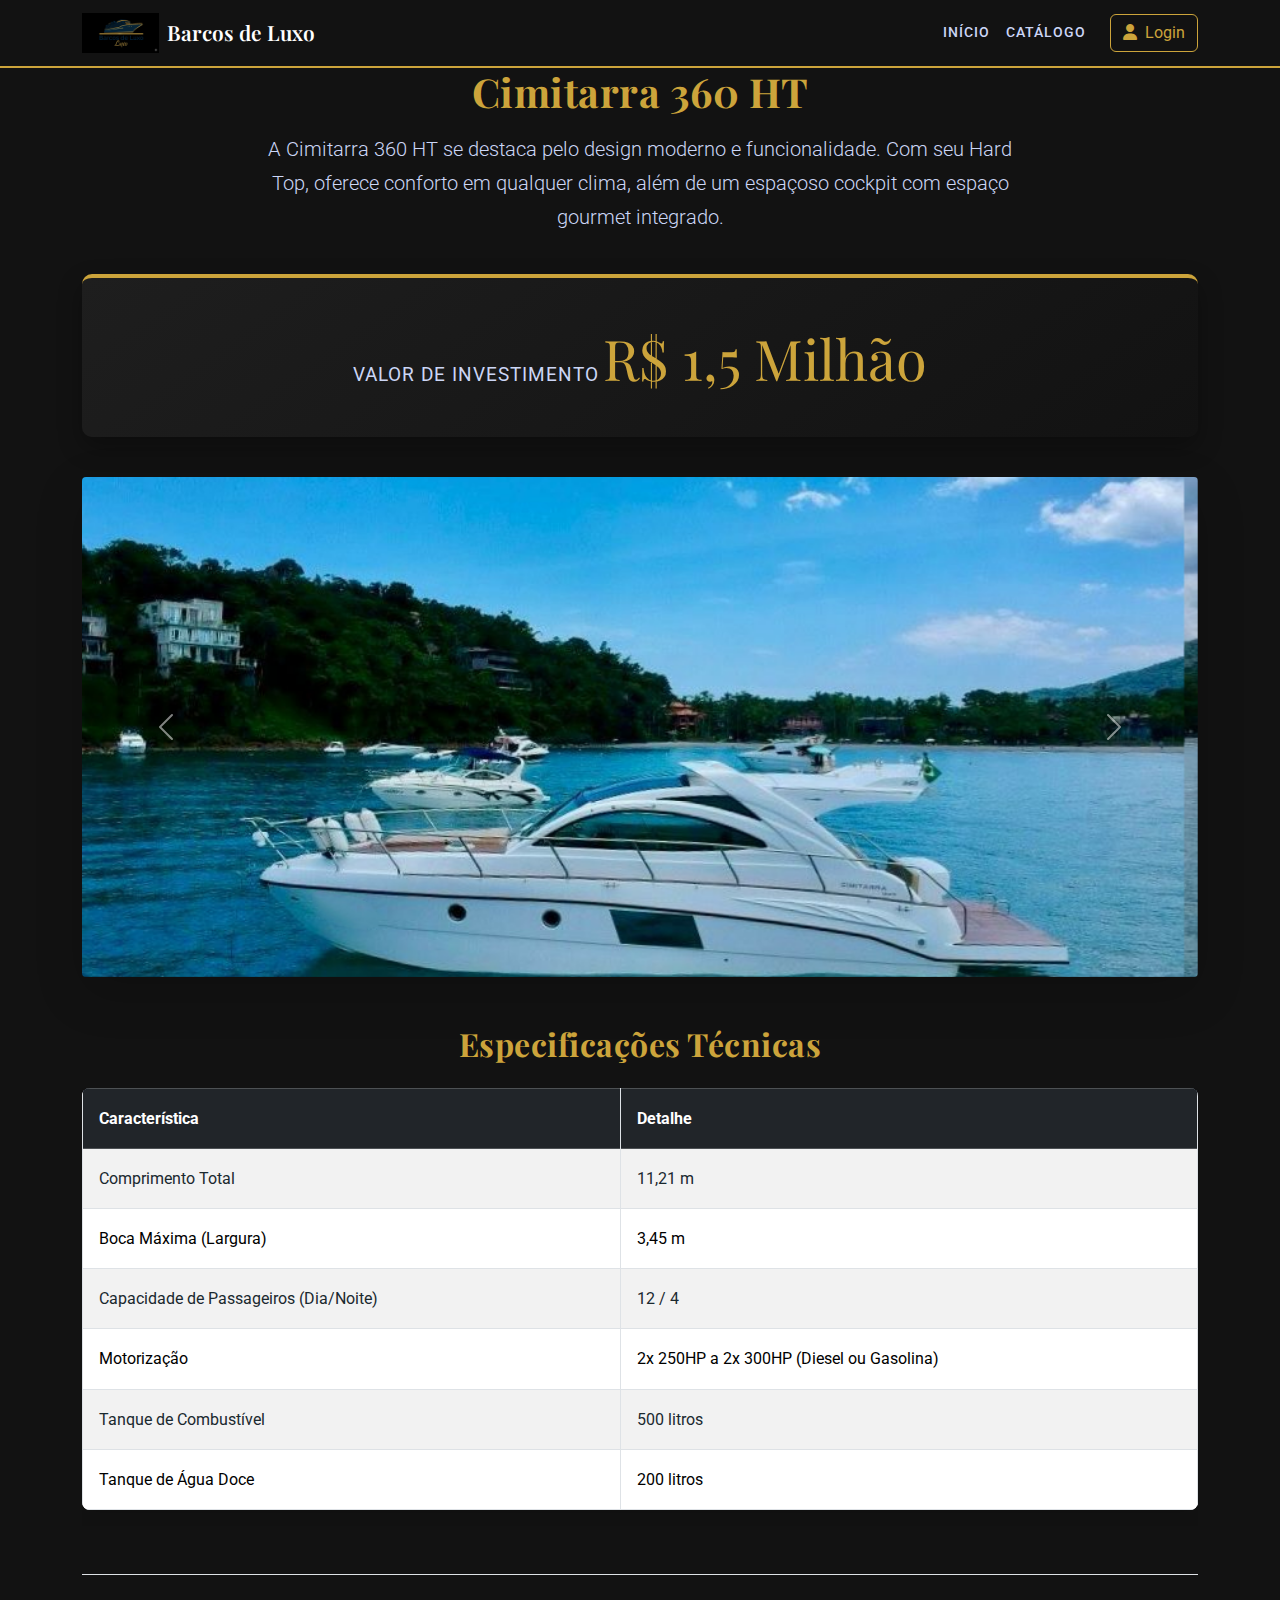
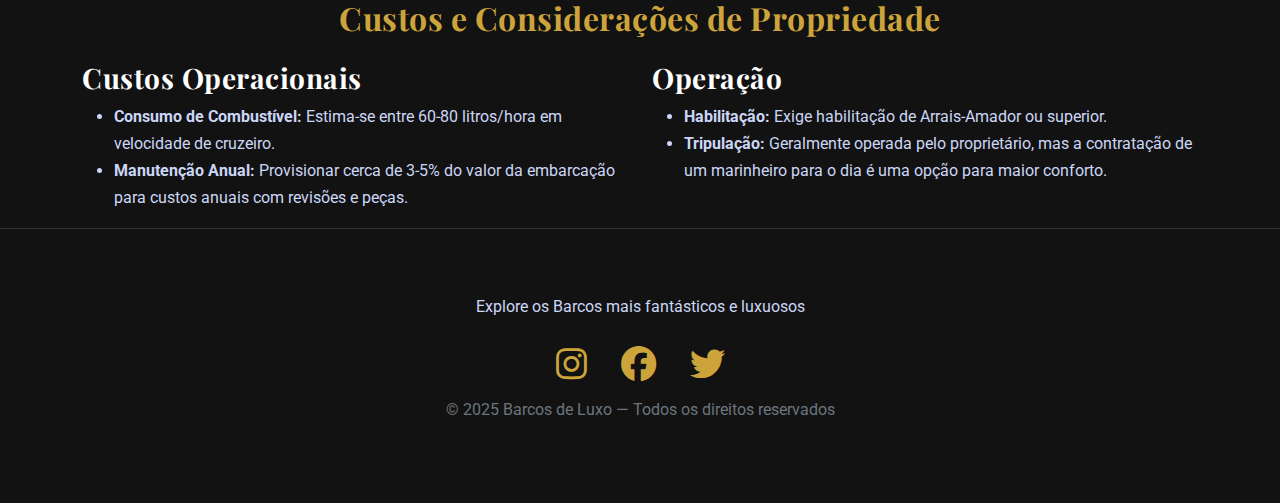
<file: Cimitarra360HT.html>
<!DOCTYPE html>
<html lang="pt-br">
<head>
    <meta charset="UTF-8">
    <meta name="viewport" content="width=device-width, initial-scale=1.0">
    <title>Cimitarra 360 HT - Barcos de Luxo</title>

    <link rel="stylesheet" href="https://cdnjs.cloudflare.com/ajax/libs/font-awesome/6.5.0/css/all.min.css">
    <link rel="preconnect" href="https://fonts.googleapis.com">
    <link rel="preconnect" href="https://fonts.gstatic.com" crossorigin>
    <link href="https://fonts.googleapis.com/css2?family=Playfair+Display:wght@700&family=Roboto:wght@400;500&display=swap" rel="stylesheet">

    <link rel="stylesheet" href="css/bootstrap.min.css">
    <link rel="stylesheet" href="css/estilos.css">
</head>
<body class="boat-page-main">

    <header>
        <nav class="navbar navbar-expand-lg navbar-dark bg-dark border-bottom-gold">
            <div class="container">
                <a class="navbar-brand d-flex align-items-center" href="index.html">
                    <img src="imagens/logo2.png" alt="Logomarca Barcos de Luxo" height="40" class="me-2">
                    <div><span class="fw-semibold text-white">Barcos de Luxo</span></div>
                </a>
                <button class="navbar-toggler" type="button" data-bs-toggle="collapse" data-bs-target="#navbarNav">
                    <span class="navbar-toggler-icon"></span>
                </button>
                <div class="collapse navbar-collapse justify-content-end" id="navbarNav">
                    <ul class="navbar-nav align-items-center">
                        <li class="nav-item"><a class="nav-link" href="index.html">Início</a></li>
                        <li class="nav-item"><a class="nav-link" href="catalogo.html">Catálogo</a></li>
                        <li class="nav-item ms-lg-3">
                            <button class="btn btn-outline-gold" data-bs-toggle="modal" data-bs-target="#loginModal">
                                <i class="fas fa-user me-2"></i>Login
                            </button>
                        </li>
                    </ul>
                </div>
            </div>
        </nav>
    </header>

    <main>
        <div class="container">
            <article>
                <h1 class="text-center mb-3">Cimitarra 360 HT</h1>
                <p class="lead text-center col-md-8 mx-auto">A Cimitarra 360 HT se destaca pelo design moderno e funcionalidade. Com seu Hard Top, oferece conforto em qualquer clima, além de um espaçoso cockpit com espaço gourmet integrado.</p>

                <section class="price-highlight">
                    <span class="price-label">Valor de Investimento</span>
                    <span class="price-value">R$ 1,5 Milhão</span>
                </section>
                
                <section id="gallery-carousel-cimitarra" class="carousel slide shadow-lg" data-bs-ride="carousel" style="border: 5px solid var(--white); border-radius: 8px;">
                    <div class="carousel-inner" style="border-radius: 4px;">
                        <div class="carousel-item active"><img src="imagens/Cimitarra01.jpg" class="d-block w-100 carousel-image-balanced" alt="Vista externa da Cimitarra 360 HT"></div>
                        <div class="carousel-item"><img src="imagens/Cimitarra02.jpg" class="d-block w-100 carousel-image-balanced" alt="Cockpit protegido pelo Hard Top"></div>
                        <div class="carousel-item"><img src="imagens/Cimitarra03.jpg" class="d-block w-100 carousel-image-balanced" alt="Espaço gourmet na popa com churrasqueira"></div>
                        <div class="carousel-item"><img src="imagens/Cimitarra04.jpg" class="d-block w-100 carousel-image-balanced" alt="Interior da cabine com sala e cozinha"></div>
                        <div class="carousel-item"><img src="imagens/Cimitarra05.jpg" class="d-block w-100 carousel-image-balanced" alt="Cama de casal na proa"></div>
                        <div class="carousel-item"><img src="imagens/Cimitarra06.jpg" class="d-block w-100 carousel-image-balanced" alt="Cama de casal a meia-nau"></div>
                        <div class="carousel-item"><img src="imagens/Cimitarra07.jpg" class="d-block w-100 carousel-image-balanced" alt="Posto de comando da lancha"></div>
                    </div>
                    <button class="carousel-control-prev" type="button" data-bs-target="#gallery-carousel-cimitarra" data-bs-slide="prev"><span class="carousel-control-prev-icon" aria-hidden="true"></span><span class="visually-hidden">Anterior</span></button>
                    <button class="carousel-control-next" type="button" data-bs-target="#gallery-carousel-cimitarra" data-bs-slide="next"><span class="carousel-control-next-icon" aria-hidden="true"></span><span class="visually-hidden">Próximo</span></button>
                </section>
                
                <div class="row mt-5">
                    <div class="col-12">
                        <section class="specs-table mb-5">
                            <h2 class="text-center mb-4">Especificações Técnicas</h2>
                            <div class="table-responsive">
                                <table class="table table-striped table-bordered">
                                    <thead class="table-dark">
                                        <tr><th scope="col">Característica</th><th scope="col">Detalhe</th></tr>
                                    </thead>
                                    <tbody>
                                        <tr><td>Comprimento Total</td><td>11,21 m</td></tr>
                                        <tr><td>Boca Máxima (Largura)</td><td>3,45 m</td></tr>
                                        <tr><td>Capacidade de Passageiros (Dia/Noite)</td><td>12 / 4</td></tr>
                                        <tr><td>Motorização</td><td>2x 250HP a 2x 300HP (Diesel ou Gasolina)</td></tr>
                                        <tr><td>Tanque de Combustível</td><td>500 litros</td></tr>
                                        <tr><td>Tanque de Água Doce</td><td>200 litros</td></tr>
                                    </tbody>
                                </table>
                            </div>
                        </section>

                        <section class="mt-5 pt-4 border-top">
                            <h2 class="text-center mb-4">Custos e Considerações de Propriedade</h2>
                             <div class="row">
                                <div class="col-lg-6">
                                    <h3>Custos Operacionais</h3>
                                    <ul>
                                        <li><strong>Consumo de Combustível:</strong> Estima-se entre 60-80 litros/hora em velocidade de cruzeiro.</li>
                                        <li><strong>Manutenção Anual:</strong> Provisionar cerca de 3-5% do valor da embarcação para custos anuais com revisões e peças.</li>
                                    </ul>
                                </div>
                                <div class="col-lg-6">
                                    <h3>Operação</h3>
                                    <ul>
                                        <li><strong>Habilitação:</strong> Exige habilitação de Arrais-Amador ou superior.</li>
                                        <li><strong>Tripulação:</strong> Geralmente operada pelo proprietário, mas a contratação de um marinheiro para o dia é uma opção para maior conforto.</li>
                                    </ul>
                                </div>
                            </div>
                        </section>
                    </div>
                </div>
            </article>
        </div>
    </main>
    <footer class="footer-custom">
    <div class="container">
        <p>Explore os Barcos mais fantásticos e luxuosos</p>
        
        <div class="social-icons">
            <a href="https://www.instagram.com" target="_blank" aria-label="Visite nosso Instagram"><i class="fab fa-instagram"></i></a>
            <a href="https://www.facebook.com" target="_blank" aria-label="Visite nosso Facebook"><i class="fab fa-facebook"></i></a>
            <a href="https://www.twitter.com/" target="_blank" aria-label="Visite nosso Twitter"><i class="fab fa-twitter"></i></a>
        </div>
        
            <p class="copyright">© 2025 Barcos de Luxo — Todos os direitos reservados</p>
        </div>
    </footer>

    <div class="modal fade" id="loginModal" tabindex="-1" aria-labelledby="loginModalLabel" aria-hidden="true">
        <div class="modal-dialog modal-dialog-centered">
            <div class="modal-content">
                <div class="modal-header modal-header-custom">
                    <h5 class="modal-title" id="loginModalLabel">Acesso Restrito</h5>
                    <button type="button" class="btn-close" data-bs-dismiss="modal" aria-label="Close"></button>
                </div>
                <div class="modal-body">
                    <ul class="nav nav-pills nav-fill mb-3" id="pills-tab" role="tablist">
                        <li class="nav-item" role="presentation">
                            <button class="nav-link active" id="pills-login-tab" data-bs-toggle="pill"
                                data-bs-target="#pills-login" type="button" role="tab" aria-controls="pills-login"
                                aria-selected="true">Login</button>
                        </li>
                        <li class="nav-item" role="presentation">
                            <button class="nav-link" id="pills-register-tab" data-bs-toggle="pill"
                                data-bs-target="#pills-register" type="button" role="tab" aria-controls="pills-register"
                                aria-selected="false">Cadastro</button>
                        </li>
                    </ul>
                    <div class="tab-content" id="pills-tabContent">
                        <div class="tab-pane fade show active" id="pills-login" role="tabpanel"
                            aria-labelledby="pills-login-tab">
                            <form>
                                <div class="mb-3">
                                    <label for="loginEmailInput" class="form-label">Endereço de Email</label>
                                    <input type="email" class="form-control" id="loginEmailInput"
                                        placeholder="seuemail@exemplo.com">
                                </div>
                                <div class="mb-3">
                                    <label for="loginPasswordInput" class="form-label">Senha</label>
                                    <input type="password" class="form-control" id="loginPasswordInput"
                                        placeholder="Sua senha">
                                </div>
                                <div class="mb-3 form-check">
                                    <input type="checkbox" class="form-check-input" id="rememberCheck">
                                    <label class="form-check-label" for="rememberCheck">Lembrar de mim</label>
                                </div>
                                <div class="d-grid">
                                    <button type="submit" class="btn btn-gold">Entrar</button>
                                </div>
                            </form>
                        </div>
                        <div class="tab-pane fade" id="pills-register" role="tabpanel"
                            aria-labelledby="pills-register-tab">
                            <form>
                                <div class="mb-3">
                                    <label for="registerNameInput" class="form-label">Nome Completo</label>
                                    <input type="text" class="form-control" id="registerNameInput"
                                        placeholder="Seu nome completo" required>
                                </div>
                                <div class="mb-3">
                                    <label for="registerBirthdateInput" class="form-label">Data de Nascimento</label>
                                    <input type="date" class="form-control" id="registerBirthdateInput" required>
                                </div>
                                <div class="mb-3">
                                    <label for="registerCpfInput" class="form-label">CPF</label>
                                    <input type="text" class="form-control" id="registerCpfInput"
                                        placeholder="000.000.000-00" required>
                                </div>
                                <div class="mb-3">
                                    <label for="registerAddressInput" class="form-label">Endereço</label>
                                    <input type="text" class="form-control" id="registerAddressInput"
                                        placeholder="Sua rua, número, bairro..." required>
                                </div>
                                <div class="mb-3">
                                    <label for="registerPhoneInput" class="form-label">Telefone</label>
                                    <input type="tel" class="form-control" id="registerPhoneInput"
                                        placeholder="(00) 00000-0000" required>
                                </div>
                                <div class="mb-3">
                                    <label for="registerEmailInput" class="form-label">Endereço de Email</label>
                                    <input type="email" class="form-control" id="registerEmailInput"
                                        placeholder="seuemail@exemplo.com" required>
                                </div>
                                <div class="mb-3">
                                    <label for="registerPasswordInput" class="form-label">Crie uma Senha</label>
                                    <input type="password" class="form-control" id="registerPasswordInput"
                                        placeholder="Mínimo de 6 caracteres" required>
                                </div>
                                <div class="d-grid">
                                    <button type="submit" class="btn btn-gold">Finalizar Cadastro</button>
                                </div>

    <footer class="footer-custom">
        </footer>

    <div class="modal fade" id="loginModal" tabindex="-1" aria-labelledby="loginModalLabel" aria-hidden="true">
        </div>

    <script src="js/bootstrap.bundle.min.js"></script>
</body>
</html>
</file>
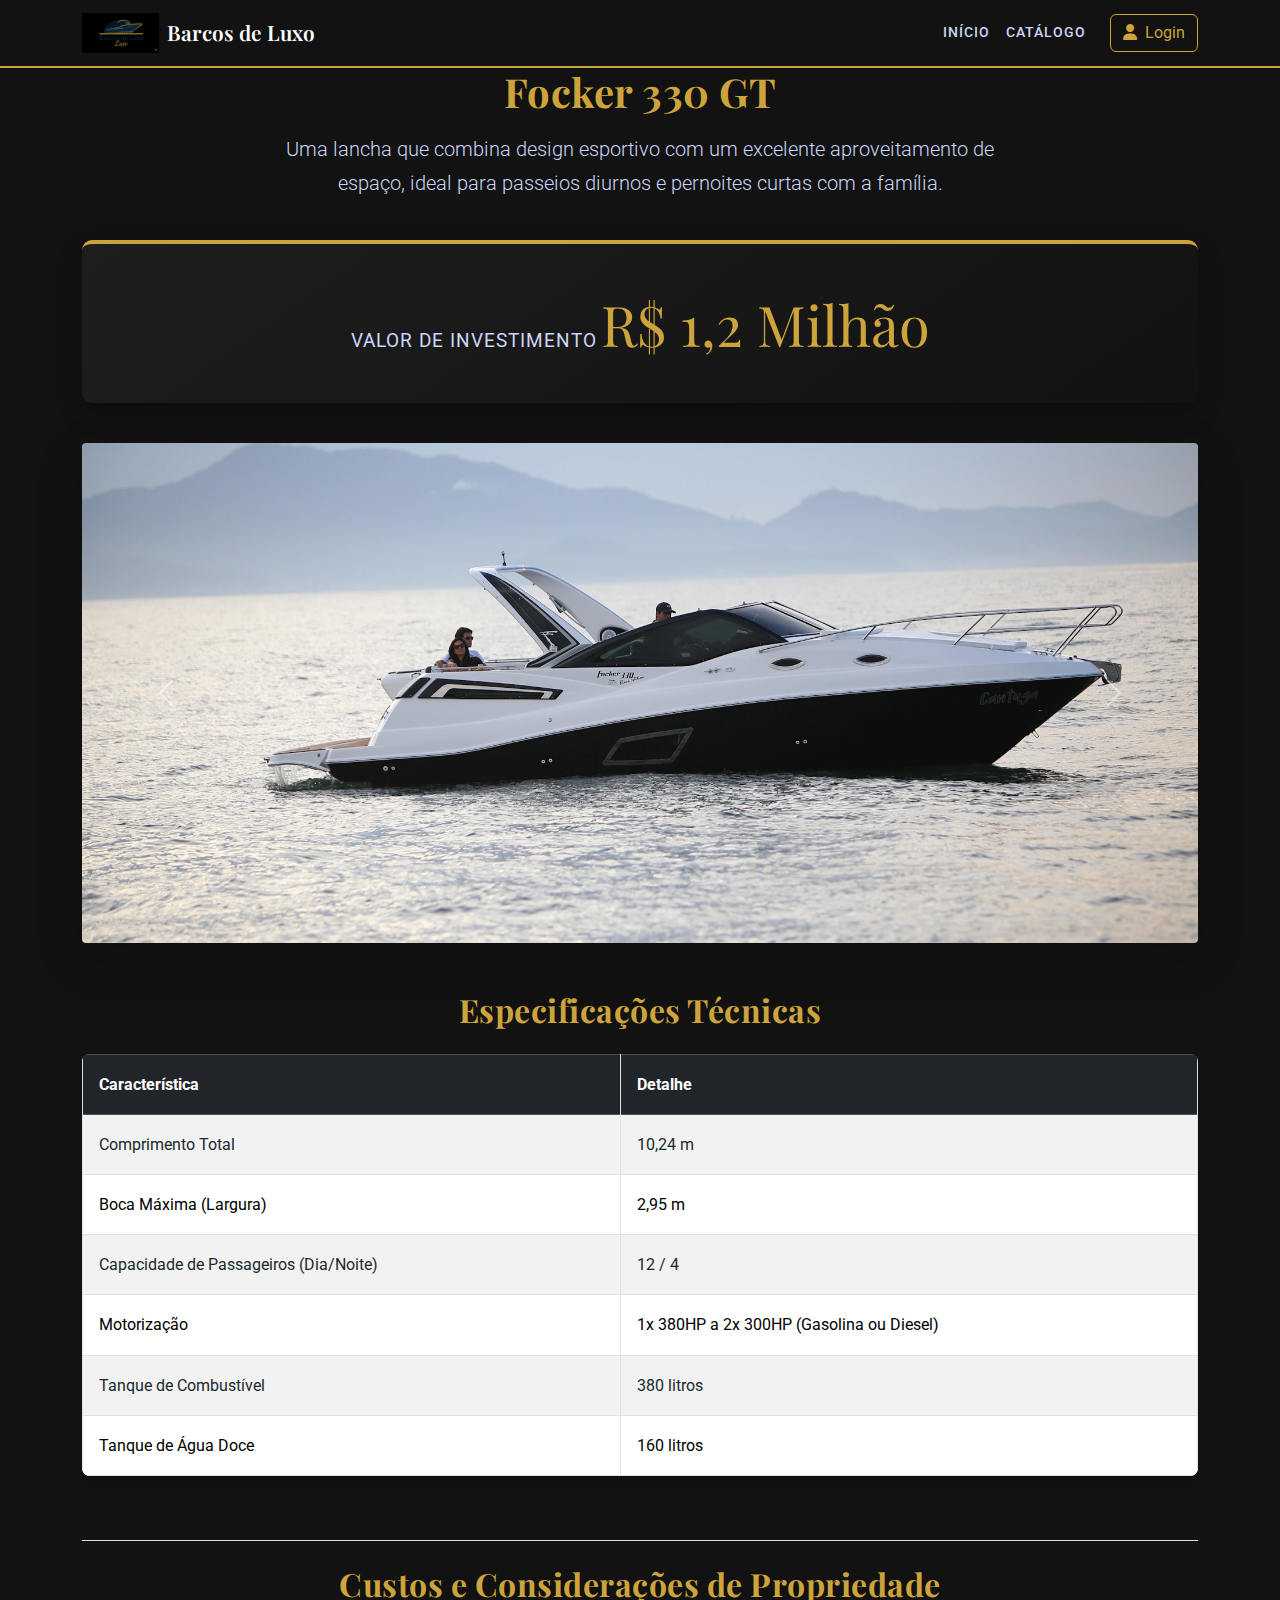
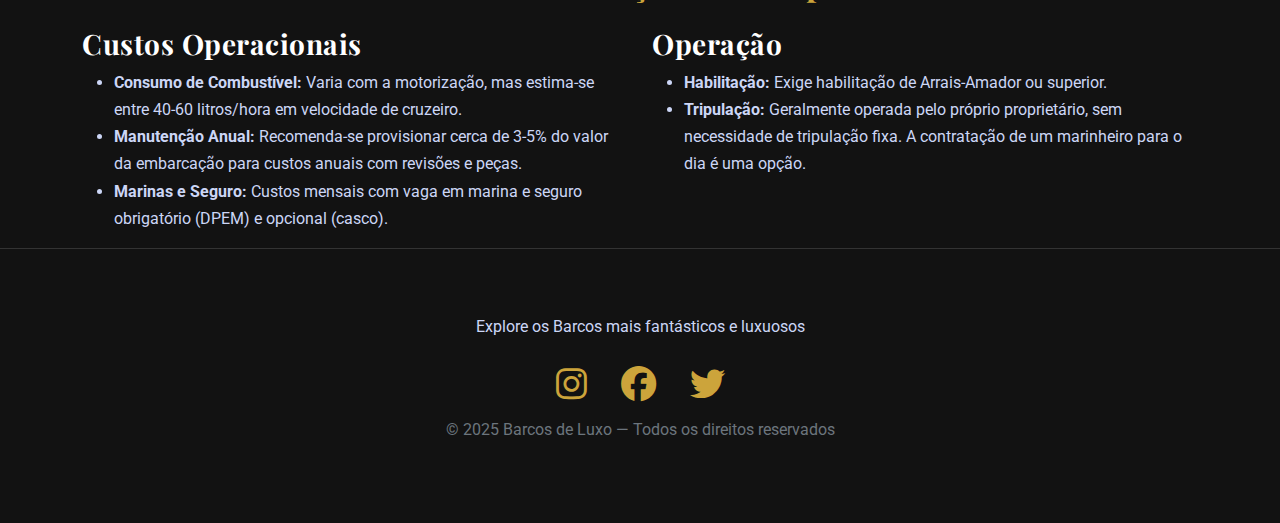
<file: Focker330GT.html>
<!DOCTYPE html>
<html lang="pt-br">

<head>
    <meta charset="UTF-8">
    <meta name="viewport" content="width=device-width, initial-scale=1.0">
    <title>Focker 330 GT - Barcos de Luxo</title>

    <link rel="stylesheet" href="https://cdnjs.cloudflare.com/ajax/libs/font-awesome/6.5.0/css/all.min.css">
    <link rel="preconnect" href="https://fonts.googleapis.com">
    <link rel="preconnect" href="https://fonts.gstatic.com" crossorigin>
    <link
        href="https://fonts.googleapis.com/css2?family=Playfair+Display:wght@700&family=Roboto:wght@400;500&display=swap"
        rel="stylesheet">

    <link rel="stylesheet" href="css/bootstrap.min.css">
    <link rel="stylesheet" href="css/estilos.css">
</head>

<body class="boat-page-main">

    <header>
        <nav class="navbar navbar-expand-lg navbar-dark bg-dark border-bottom-gold">
            <div class="container">
                <a class="navbar-brand d-flex align-items-center" href="index.html">
                    <img src="imagens/logo2.png" alt="Logomarca Barcos de Luxo" height="40" class="me-2">
                    <div><span class="fw-semibold text-white">Barcos de Luxo</span></div>
                </a>
                <button class="navbar-toggler" type="button" data-bs-toggle="collapse" data-bs-target="#navbarNav">
                    <span class="navbar-toggler-icon"></span>
                </button>
                <div class="collapse navbar-collapse justify-content-end" id="navbarNav">
                    <ul class="navbar-nav align-items-center">
                        <li class="nav-item"><a class="nav-link" href="index.html">Início</a></li>
                        <li class="nav-item"><a class="nav-link" href="catalogo.html">Catálogo</a></li>
                        <li class="nav-item ms-lg-3">
                            <button class="btn btn-outline-gold" data-bs-toggle="modal" data-bs-target="#loginModal">
                                <i class="fas fa-user me-2"></i>Login
                            </button>
                        </li>
                    </ul>
                </div>
            </div>
        </nav>
    </header>

    <main>
        <div class="container">
            <article>
                <h1 class="text-center mb-3">Focker 330 GT</h1>
                <p class="lead text-center col-md-8 mx-auto">Uma lancha que combina design esportivo com um excelente
                    aproveitamento de espaço, ideal para passeios diurnos e pernoites curtas com a família.</p>

                <section class="price-highlight">
                    <span class="price-label">Valor de Investimento</span>
                    <span class="price-value">R$ 1,2 Milhão</span>
                </section>

                <section id="gallery-carousel-focker" class="carousel slide shadow-lg" data-bs-ride="carousel"
                    style="border: 5px solid var(--white); border-radius: 8px;">
                    <div class="carousel-inner" style="border-radius: 4px;">
                        <div class="carousel-item active"><img
                                src="imagens/Focker01.webp"
                                class="d-block w-100 carousel-image-balanced" alt="Vista externa da Focker 330 GT">
                        </div>
                        <div class="carousel-item"><img
                                src="imagens/Focker02.webp"
                                class="d-block w-100 carousel-image-balanced" alt="Cockpit com painel moderno"></div>
                        <div class="carousel-item"><img
                                src="imagens/Focker03.webp"
                                class="d-block w-100 carousel-image-balanced" alt="Espaço gourmet na popa"></div>
                        <div class="carousel-item"><img
                                src="imagens/Focker04.jpg"
                                class="d-block w-100 carousel-image-balanced" alt="Cabine com cama de casal"></div>
                        <div class="carousel-item"><img
                                src="imagens/Focker05.jpg"
                                class="d-block w-100 carousel-image-balanced" alt="Solário de proa para banhos de sol">
                        </div>
                        <div class="carousel-item"><img
                                src="imagens/Focker06.webp"
                                class="d-block w-100 carousel-image-balanced" alt="Banheiro da cabine"></div>
                        <div class="carousel-item"><img
                                src="imagens/Focker07.webp"
                                class="d-block w-100 carousel-image-balanced" alt="Detalhe do estofamento"></div>
                    </div>
                    <button class="carousel-control-prev" type="button" data-bs-target="#gallery-carousel-focker"
                        data-bs-slide="prev"><span class="carousel-control-prev-icon" aria-hidden="true"></span><span
                            class="visually-hidden">Anterior</span></button>
                    <button class="carousel-control-next" type="button" data-bs-target="#gallery-carousel-focker"
                        data-bs-slide="next"><span class="carousel-control-next-icon" aria-hidden="true"></span><span
                            class="visually-hidden">Próximo</span></button>
                </section>

                <div class="row mt-5">
                    <div class="col-12">
                        <section class="specs-table mb-5">
                            <h2 class="text-center mb-4">Especificações Técnicas</h2>
                            <div class="table-responsive">
                                <table class="table table-striped table-bordered">
                                    <thead class="table-dark">
                                        <tr>
                                            <th scope="col">Característica</th>
                                            <th scope="col">Detalhe</th>
                                        </tr>
                                    </thead>
                                    <tbody>
                                        <tr>
                                            <td>Comprimento Total</td>
                                            <td>10,24 m</td>
                                        </tr>
                                        <tr>
                                            <td>Boca Máxima (Largura)</td>
                                            <td>2,95 m</td>
                                        </tr>
                                        <tr>
                                            <td>Capacidade de Passageiros (Dia/Noite)</td>
                                            <td>12 / 4</td>
                                        </tr>
                                        <tr>
                                            <td>Motorização</td>
                                            <td>1x 380HP a 2x 300HP (Gasolina ou Diesel)</td>
                                        </tr>
                                        <tr>
                                            <td>Tanque de Combustível</td>
                                            <td>380 litros</td>
                                        </tr>
                                        <tr>
                                            <td>Tanque de Água Doce</td>
                                            <td>160 litros</td>
                                        </tr>
                                    </tbody>
                                </table>
                            </div>
                        </section>

                        <section class="mt-5 pt-4 border-top">
                            <h2 class="text-center mb-4">Custos e Considerações de Propriedade</h2>
                            <div class="row">
                                <div class="col-lg-6">
                                    <h3>Custos Operacionais</h3>
                                    <ul>
                                        <li><strong>Consumo de Combustível:</strong> Varia com a motorização, mas
                                            estima-se entre 40-60 litros/hora em velocidade de cruzeiro.</li>
                                        <li><strong>Manutenção Anual:</strong> Recomenda-se provisionar cerca de 3-5% do
                                            valor da embarcação para custos anuais com revisões e peças.</li>
                                        <li><strong>Marinas e Seguro:</strong> Custos mensais com vaga em marina e
                                            seguro obrigatório (DPEM) e opcional (casco).</li>
                                    </ul>
                                </div>
                                <div class="col-lg-6">
                                    <h3>Operação</h3>
                                    <ul>
                                        <li><strong>Habilitação:</strong> Exige habilitação de Arrais-Amador ou
                                            superior.</li>
                                        <li><strong>Tripulação:</strong> Geralmente operada pelo próprio proprietário,
                                            sem necessidade de tripulação fixa. A contratação de um marinheiro para o
                                            dia é uma opção.</li>
                                    </ul>
                                </div>
                            </div>
                        </section>
                    </div>
                </div>
            </article>
        </div>
    </main>
    <footer class="footer-custom">
    <div class="container">
        <p>Explore os Barcos mais fantásticos e luxuosos</p>
        
        <div class="social-icons">
            <a href="https://www.instagram.com" target="_blank" aria-label="Visite nosso Instagram"><i class="fab fa-instagram"></i></a>
            <a href="https://www.facebook.com" target="_blank" aria-label="Visite nosso Facebook"><i class="fab fa-facebook"></i></a>
            <a href="https://www.twitter.com/" target="_blank" aria-label="Visite nosso Twitter"><i class="fab fa-twitter"></i></a>
        </div>
        
            <p class="copyright">© 2025 Barcos de Luxo — Todos os direitos reservados</p>
        </div>
    </footer>

    <div class="modal fade" id="loginModal" tabindex="-1" aria-labelledby="loginModalLabel" aria-hidden="true">
        <div class="modal-dialog modal-dialog-centered">
            <div class="modal-content">
                <div class="modal-header modal-header-custom">
                    <h5 class="modal-title" id="loginModalLabel">Acesso Restrito</h5>
                    <button type="button" class="btn-close" data-bs-dismiss="modal" aria-label="Close"></button>
                </div>
                <div class="modal-body">
                    <ul class="nav nav-pills nav-fill mb-3" id="pills-tab" role="tablist">
                        <li class="nav-item" role="presentation">
                            <button class="nav-link active" id="pills-login-tab" data-bs-toggle="pill"
                                data-bs-target="#pills-login" type="button" role="tab" aria-controls="pills-login"
                                aria-selected="true">Login</button>
                        </li>
                        <li class="nav-item" role="presentation">
                            <button class="nav-link" id="pills-register-tab" data-bs-toggle="pill"
                                data-bs-target="#pills-register" type="button" role="tab" aria-controls="pills-register"
                                aria-selected="false">Cadastro</button>
                        </li>
                    </ul>
                    <div class="tab-content" id="pills-tabContent">
                        <div class="tab-pane fade show active" id="pills-login" role="tabpanel"
                            aria-labelledby="pills-login-tab">
                            <form>
                                <div class="mb-3">
                                    <label for="loginEmailInput" class="form-label">Endereço de Email</label>
                                    <input type="email" class="form-control" id="loginEmailInput"
                                        placeholder="seuemail@exemplo.com">
                                </div>
                                <div class="mb-3">
                                    <label for="loginPasswordInput" class="form-label">Senha</label>
                                    <input type="password" class="form-control" id="loginPasswordInput"
                                        placeholder="Sua senha">
                                </div>
                                <div class="mb-3 form-check">
                                    <input type="checkbox" class="form-check-input" id="rememberCheck">
                                    <label class="form-check-label" for="rememberCheck">Lembrar de mim</label>
                                </div>
                                <div class="d-grid">
                                    <button type="submit" class="btn btn-gold">Entrar</button>
                                </div>
                            </form>
                        </div>
                        <div class="tab-pane fade" id="pills-register" role="tabpanel"
                            aria-labelledby="pills-register-tab">
                            <form>
                                <div class="mb-3">
                                    <label for="registerNameInput" class="form-label">Nome Completo</label>
                                    <input type="text" class="form-control" id="registerNameInput"
                                        placeholder="Seu nome completo" required>
                                </div>
                                <div class="mb-3">
                                    <label for="registerBirthdateInput" class="form-label">Data de Nascimento</label>
                                    <input type="date" class="form-control" id="registerBirthdateInput" required>
                                </div>
                                <div class="mb-3">
                                    <label for="registerCpfInput" class="form-label">CPF</label>
                                    <input type="text" class="form-control" id="registerCpfInput"
                                        placeholder="000.000.000-00" required>
                                </div>
                                <div class="mb-3">
                                    <label for="registerAddressInput" class="form-label">Endereço</label>
                                    <input type="text" class="form-control" id="registerAddressInput"
                                        placeholder="Sua rua, número, bairro..." required>
                                </div>
                                <div class="mb-3">
                                    <label for="registerPhoneInput" class="form-label">Telefone</label>
                                    <input type="tel" class="form-control" id="registerPhoneInput"
                                        placeholder="(00) 00000-0000" required>
                                </div>
                                <div class="mb-3">
                                    <label for="registerEmailInput" class="form-label">Endereço de Email</label>
                                    <input type="email" class="form-control" id="registerEmailInput"
                                        placeholder="seuemail@exemplo.com" required>
                                </div>
                                <div class="mb-3">
                                    <label for="registerPasswordInput" class="form-label">Crie uma Senha</label>
                                    <input type="password" class="form-control" id="registerPasswordInput"
                                        placeholder="Mínimo de 6 caracteres" required>
                                </div>
                                <div class="d-grid">
                                    <button type="submit" class="btn btn-gold">Finalizar Cadastro</button>
                                </div>

    <footer class="footer-custom">
    </footer>

    <div class="modal fade" id="loginModal" tabindex="-1" aria-labelledby="loginModalLabel" aria-hidden="true">
    </div>

    <script src="js/bootstrap.bundle.min.js"></script>
</body>

</html>
</file>
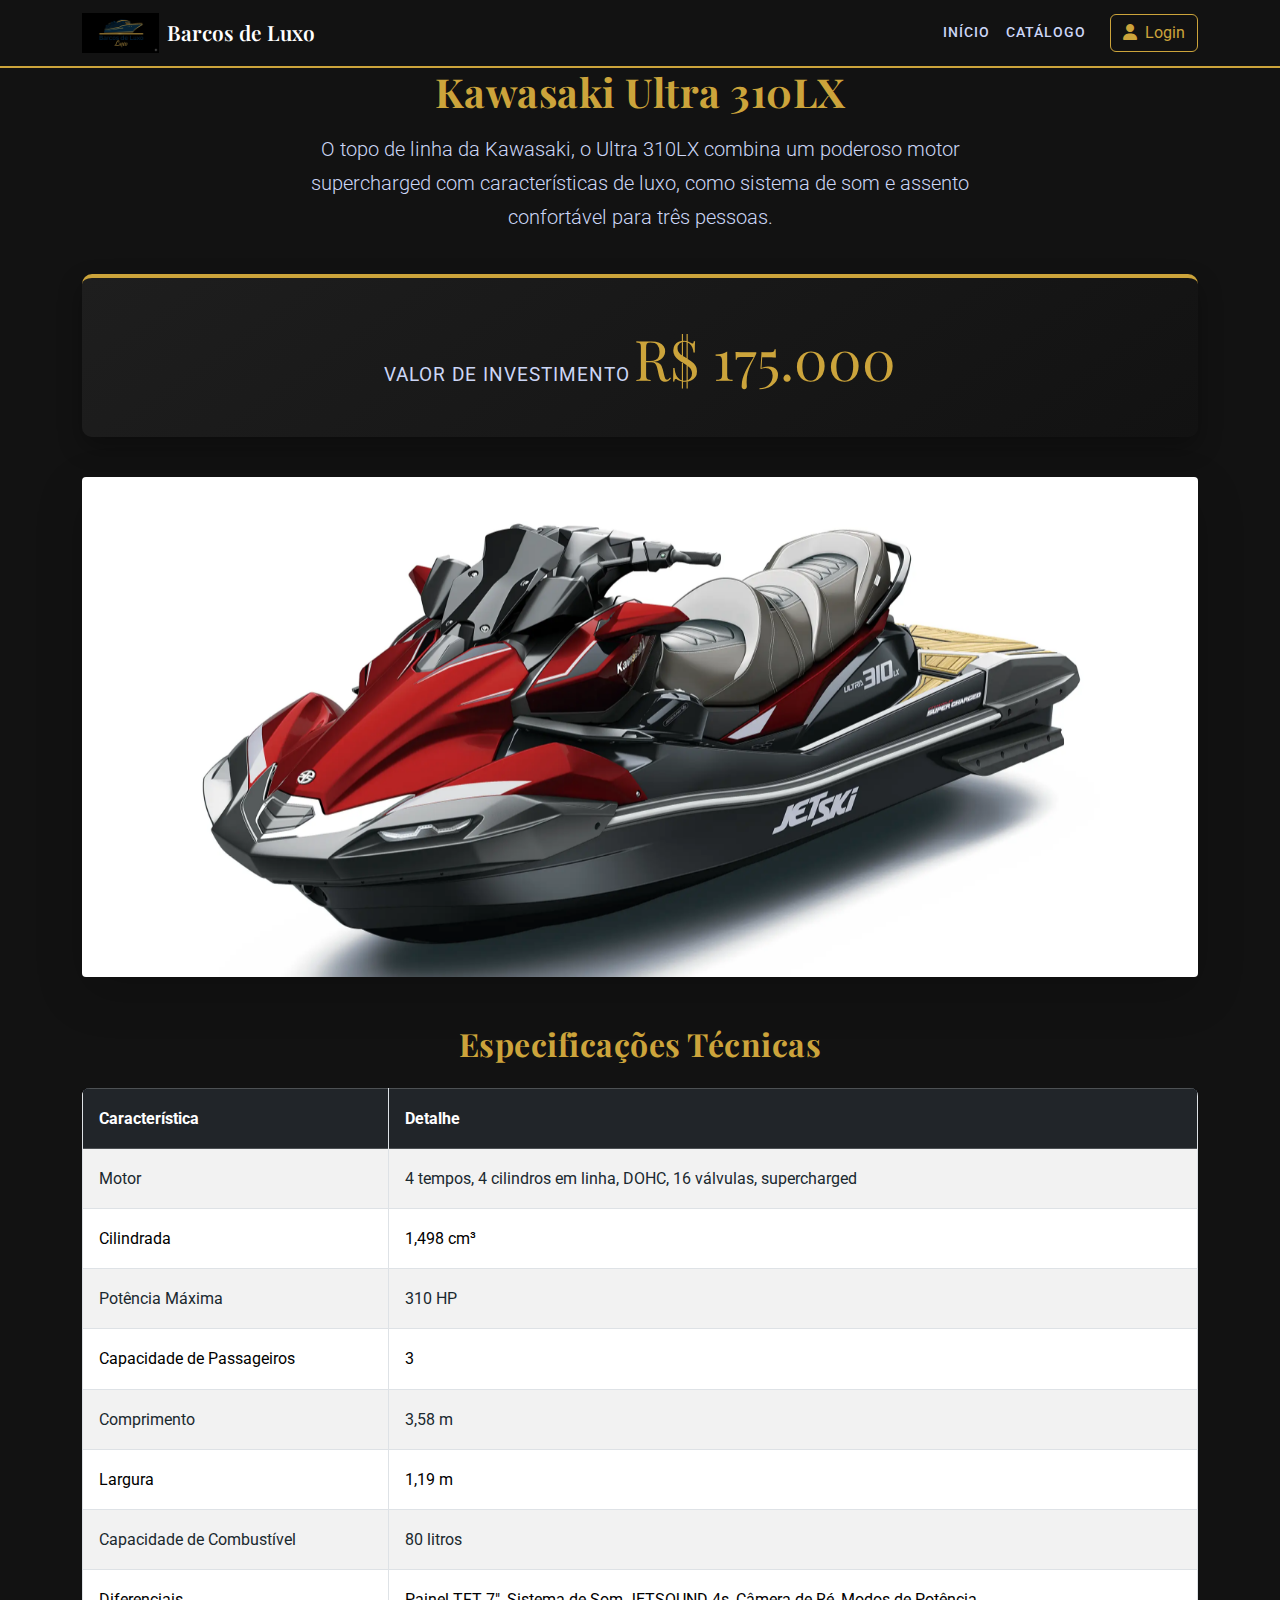
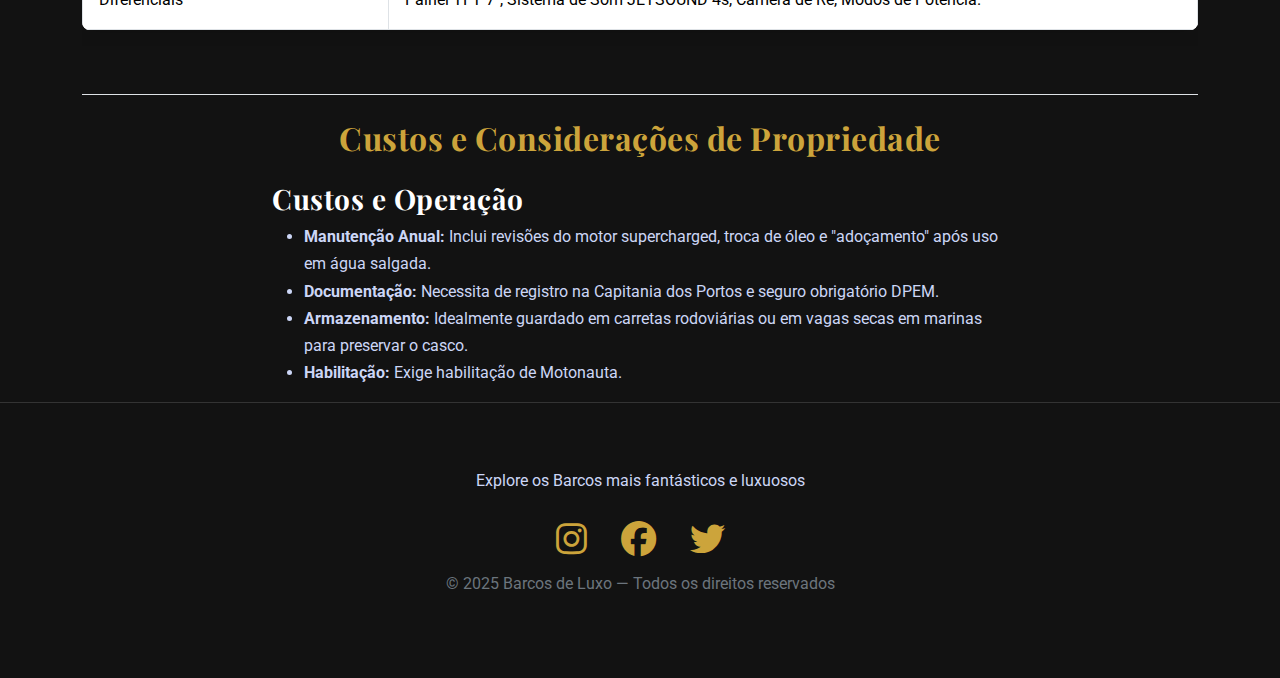
<file: KawasakiUltra310LX.html>
<!DOCTYPE html>
<html lang="pt-br">
<head>
    <meta charset="UTF-8">
    <meta name="viewport" content="width=device-width, initial-scale=1.0">
    <title>Kawasaki Ultra 310LX - Barcos de Luxo</title>

    <link rel="stylesheet" href="https://cdnjs.cloudflare.com/ajax/libs/font-awesome/6.5.0/css/all.min.css">
    <link rel="preconnect" href="https://fonts.googleapis.com">
    <link rel="preconnect" href="https://fonts.gstatic.com" crossorigin>
    <link href="https://fonts.googleapis.com/css2?family=Playfair+Display:wght@700&family=Roboto:wght@400;500&display=swap" rel="stylesheet">

    <link rel="stylesheet" href="css/bootstrap.min.css">
    <link rel="stylesheet" href="css/estilos.css">
</head>
<body class="boat-page-main">

    <header>
        <nav class="navbar navbar-expand-lg navbar-dark bg-dark border-bottom-gold">
            <div class="container">
                <a class="navbar-brand d-flex align-items-center" href="index.html">
                    <img src="imagens/logo2.png" alt="Logomarca Barcos de Luxo" height="40" class="me-2">
                    <div><span class="fw-semibold text-white">Barcos de Luxo</span></div>
                </a>
                <button class="navbar-toggler" type="button" data-bs-toggle="collapse" data-bs-target="#navbarNav">
                    <span class="navbar-toggler-icon"></span>
                </button>
                <div class="collapse navbar-collapse justify-content-end" id="navbarNav">
                    <ul class="navbar-nav align-items-center">
                        <li class="nav-item"><a class="nav-link" href="index.html">Início</a></li>
                        <li class="nav-item"><a class="nav-link" href="catalogo.html">Catálogo</a></li>
                        <li class="nav-item ms-lg-3">
                            <button class="btn btn-outline-gold" data-bs-toggle="modal" data-bs-target="#loginModal">
                                <i class="fas fa-user me-2"></i>Login
                            </button>
                        </li>
                    </ul>
                </div>
            </div>
        </nav>
    </header>

    <main>
        <div class="container">
            <article>
                <h1 class="text-center mb-3">Kawasaki Ultra 310LX</h1>
                <p class="lead text-center col-md-8 mx-auto">O topo de linha da Kawasaki, o Ultra 310LX combina um poderoso motor supercharged com características de luxo, como sistema de som e assento confortável para três pessoas.</p>

                <section class="price-highlight">
                    <span class="price-label">Valor de Investimento</span>
                    <span class="price-value">R$ 175.000</span>
                </section>
                
                <section id="gallery-carousel-kawasaki" class="carousel slide shadow-lg" data-bs-ride="carousel" style="border: 5px solid var(--white); border-radius: 8px;">
                    <div class="carousel-inner" style="border-radius: 4px;">
                        <div class="carousel-item active"><img src="imagens/Kawasaki01.webp" class="d-block w-100 carousel-image-balanced" alt="Vista lateral do Kawasaki Ultra 310LX"></div>
                        <div class="carousel-item"><img src="imagens/Kawasaki02.webp" class="d-block w-100 carousel-image-balanced" alt="Painel de instrumentos TFT colorido"></div>
                        <div class="carousel-item"><img src="imagens/Kawasaki03.webp" class="d-block w-100 carousel-image-balanced" alt="Sistema de som integrado JETSOUND 4s"></div>
                        <div class="carousel-item"><img src="imagens/Kawasaki04.webp" class="d-block w-100 carousel-image-balanced" alt="Assento de luxo para três pessoas"></div>
                        <div class="carousel-item"><img src="imagens/Kawasaki05.webp" class="d-block w-100 carousel-image-balanced" alt="Sistema de ré e desaceleração eletrônica"></div>
                        <div class="carousel-item"><img src="imagens/Kawasaki06.webp" class="d-block w-100 carousel-image-balanced" alt="Câmera de ré integrada ao painel"></div>
                        <div class="carousel-item"><img src="imagens/Kawasaki07.webp" class="d-block w-100 carousel-image-balanced" alt="Jet Ski em alta performance na água"></div>
                    </div>
                     <button class="carousel-control-prev" type="button" data-bs-target="#gallery-carousel-kawasaki" data-bs-slide="prev"><span class="carousel-control-prev-icon" aria-hidden="true"></span><span class="visually-hidden">Anterior</span></button>
                    <button class="carousel-control-next" type="button" data-bs-target="#gallery-carousel-kawasaki" data-bs-slide="next"><span class="carousel-control-next-icon" aria-hidden="true"></span><span class="visually-hidden">Próximo</span></button>
                </section>
                
                <div class="row mt-5">
                    <div class="col-12">
                        <section class="specs-table mb-5">
                            <h2 class="text-center mb-4">Especificações Técnicas</h2>
                            <div class="table-responsive">
                                <table class="table table-striped table-bordered">
                                    <thead class="table-dark">
                                        <tr><th scope="col">Característica</th><th scope="col">Detalhe</th></tr>
                                    </thead>
                                    <tbody>
                                        <tr><td>Motor</td><td>4 tempos, 4 cilindros em linha, DOHC, 16 válvulas, supercharged</td></tr>
                                        <tr><td>Cilindrada</td><td>1,498 cm³</td></tr>
                                        <tr><td>Potência Máxima</td><td>310 HP</td></tr>
                                        <tr><td>Capacidade de Passageiros</td><td>3</td></tr>
                                        <tr><td>Comprimento</td><td>3,58 m</td></tr>
                                        <tr><td>Largura</td><td>1,19 m</td></tr>
                                        <tr><td>Capacidade de Combustível</td><td>80 litros</td></tr>
                                        <tr><td>Diferenciais</td><td>Painel TFT 7", Sistema de Som JETSOUND 4s, Câmera de Ré, Modos de Potência.</td></tr>
                                    </tbody>
                                </table>
                            </div>
                        </section>

                        <section class="mt-5 pt-4 border-top">
                            <h2 class="text-center mb-4">Custos e Considerações de Propriedade</h2>
                             <div class="row justify-content-center">
                                <div class="col-lg-8">
                                    <h3>Custos e Operação</h3>
                                    <ul>
                                        <li><strong>Manutenção Anual:</strong> Inclui revisões do motor supercharged, troca de óleo e "adoçamento" após uso em água salgada.</li>
                                        <li><strong>Documentação:</strong> Necessita de registro na Capitania dos Portos e seguro obrigatório DPEM.</li>
                                        <li><strong>Armazenamento:</strong> Idealmente guardado em carretas rodoviárias ou em vagas secas em marinas para preservar o casco.</li>
                                        <li><strong>Habilitação:</strong> Exige habilitação de Motonauta.</li>
                                    </ul>
                                </div>
                            </div>
                        </section>
                    </div>
                </div>
            </article>
        </div>
    </main>
    <footer class="footer-custom">
    <div class="container">
        <p>Explore os Barcos mais fantásticos e luxuosos</p>
        
        <div class="social-icons">
            <a href="https://www.instagram.com" target="_blank" aria-label="Visite nosso Instagram"><i class="fab fa-instagram"></i></a>
            <a href="https://www.facebook.com" target="_blank" aria-label="Visite nosso Facebook"><i class="fab fa-facebook"></i></a>
            <a href="https://www.twitter.com/" target="_blank" aria-label="Visite nosso Twitter"><i class="fab fa-twitter"></i></a>
        </div>
        
            <p class="copyright">© 2025 Barcos de Luxo — Todos os direitos reservados</p>
        </div>
    </footer>

    <div class="modal fade" id="loginModal" tabindex="-1" aria-labelledby="loginModalLabel" aria-hidden="true">
        <div class="modal-dialog modal-dialog-centered">
            <div class="modal-content">
                <div class="modal-header modal-header-custom">
                    <h5 class="modal-title" id="loginModalLabel">Acesso Restrito</h5>
                    <button type="button" class="btn-close" data-bs-dismiss="modal" aria-label="Close"></button>
                </div>
                <div class="modal-body">
                    <ul class="nav nav-pills nav-fill mb-3" id="pills-tab" role="tablist">
                        <li class="nav-item" role="presentation">
                            <button class="nav-link active" id="pills-login-tab" data-bs-toggle="pill"
                                data-bs-target="#pills-login" type="button" role="tab" aria-controls="pills-login"
                                aria-selected="true">Login</button>
                        </li>
                        <li class="nav-item" role="presentation">
                            <button class="nav-link" id="pills-register-tab" data-bs-toggle="pill"
                                data-bs-target="#pills-register" type="button" role="tab" aria-controls="pills-register"
                                aria-selected="false">Cadastro</button>
                        </li>
                    </ul>
                    <div class="tab-content" id="pills-tabContent">
                        <div class="tab-pane fade show active" id="pills-login" role="tabpanel"
                            aria-labelledby="pills-login-tab">
                            <form>
                                <div class="mb-3">
                                    <label for="loginEmailInput" class="form-label">Endereço de Email</label>
                                    <input type="email" class="form-control" id="loginEmailInput"
                                        placeholder="seuemail@exemplo.com">
                                </div>
                                <div class="mb-3">
                                    <label for="loginPasswordInput" class="form-label">Senha</label>
                                    <input type="password" class="form-control" id="loginPasswordInput"
                                        placeholder="Sua senha">
                                </div>
                                <div class="mb-3 form-check">
                                    <input type="checkbox" class="form-check-input" id="rememberCheck">
                                    <label class="form-check-label" for="rememberCheck">Lembrar de mim</label>
                                </div>
                                <div class="d-grid">
                                    <button type="submit" class="btn btn-gold">Entrar</button>
                                </div>
                            </form>
                        </div>
                        <div class="tab-pane fade" id="pills-register" role="tabpanel"
                            aria-labelledby="pills-register-tab">
                            <form>
                                <div class="mb-3">
                                    <label for="registerNameInput" class="form-label">Nome Completo</label>
                                    <input type="text" class="form-control" id="registerNameInput"
                                        placeholder="Seu nome completo" required>
                                </div>
                                <div class="mb-3">
                                    <label for="registerBirthdateInput" class="form-label">Data de Nascimento</label>
                                    <input type="date" class="form-control" id="registerBirthdateInput" required>
                                </div>
                                <div class="mb-3">
                                    <label for="registerCpfInput" class="form-label">CPF</label>
                                    <input type="text" class="form-control" id="registerCpfInput"
                                        placeholder="000.000.000-00" required>
                                </div>
                                <div class="mb-3">
                                    <label for="registerAddressInput" class="form-label">Endereço</label>
                                    <input type="text" class="form-control" id="registerAddressInput"
                                        placeholder="Sua rua, número, bairro..." required>
                                </div>
                                <div class="mb-3">
                                    <label for="registerPhoneInput" class="form-label">Telefone</label>
                                    <input type="tel" class="form-control" id="registerPhoneInput"
                                        placeholder="(00) 00000-0000" required>
                                </div>
                                <div class="mb-3">
                                    <label for="registerEmailInput" class="form-label">Endereço de Email</label>
                                    <input type="email" class="form-control" id="registerEmailInput"
                                        placeholder="seuemail@exemplo.com" required>
                                </div>
                                <div class="mb-3">
                                    <label for="registerPasswordInput" class="form-label">Crie uma Senha</label>
                                    <input type="password" class="form-control" id="registerPasswordInput"
                                        placeholder="Mínimo de 6 caracteres" required>
                                </div>
                                <div class="d-grid">
                                    <button type="submit" class="btn btn-gold">Finalizar Cadastro</button>
                                </div>

    <footer class="footer-custom">
        </footer>

    <div class="modal fade" id="loginModal" tabindex="-1" aria-labelledby="loginModalLabel" aria-hidden="true">
        </div>

    <script src="js/bootstrap.bundle.min.js"></script>
</body>
</html>
</file>
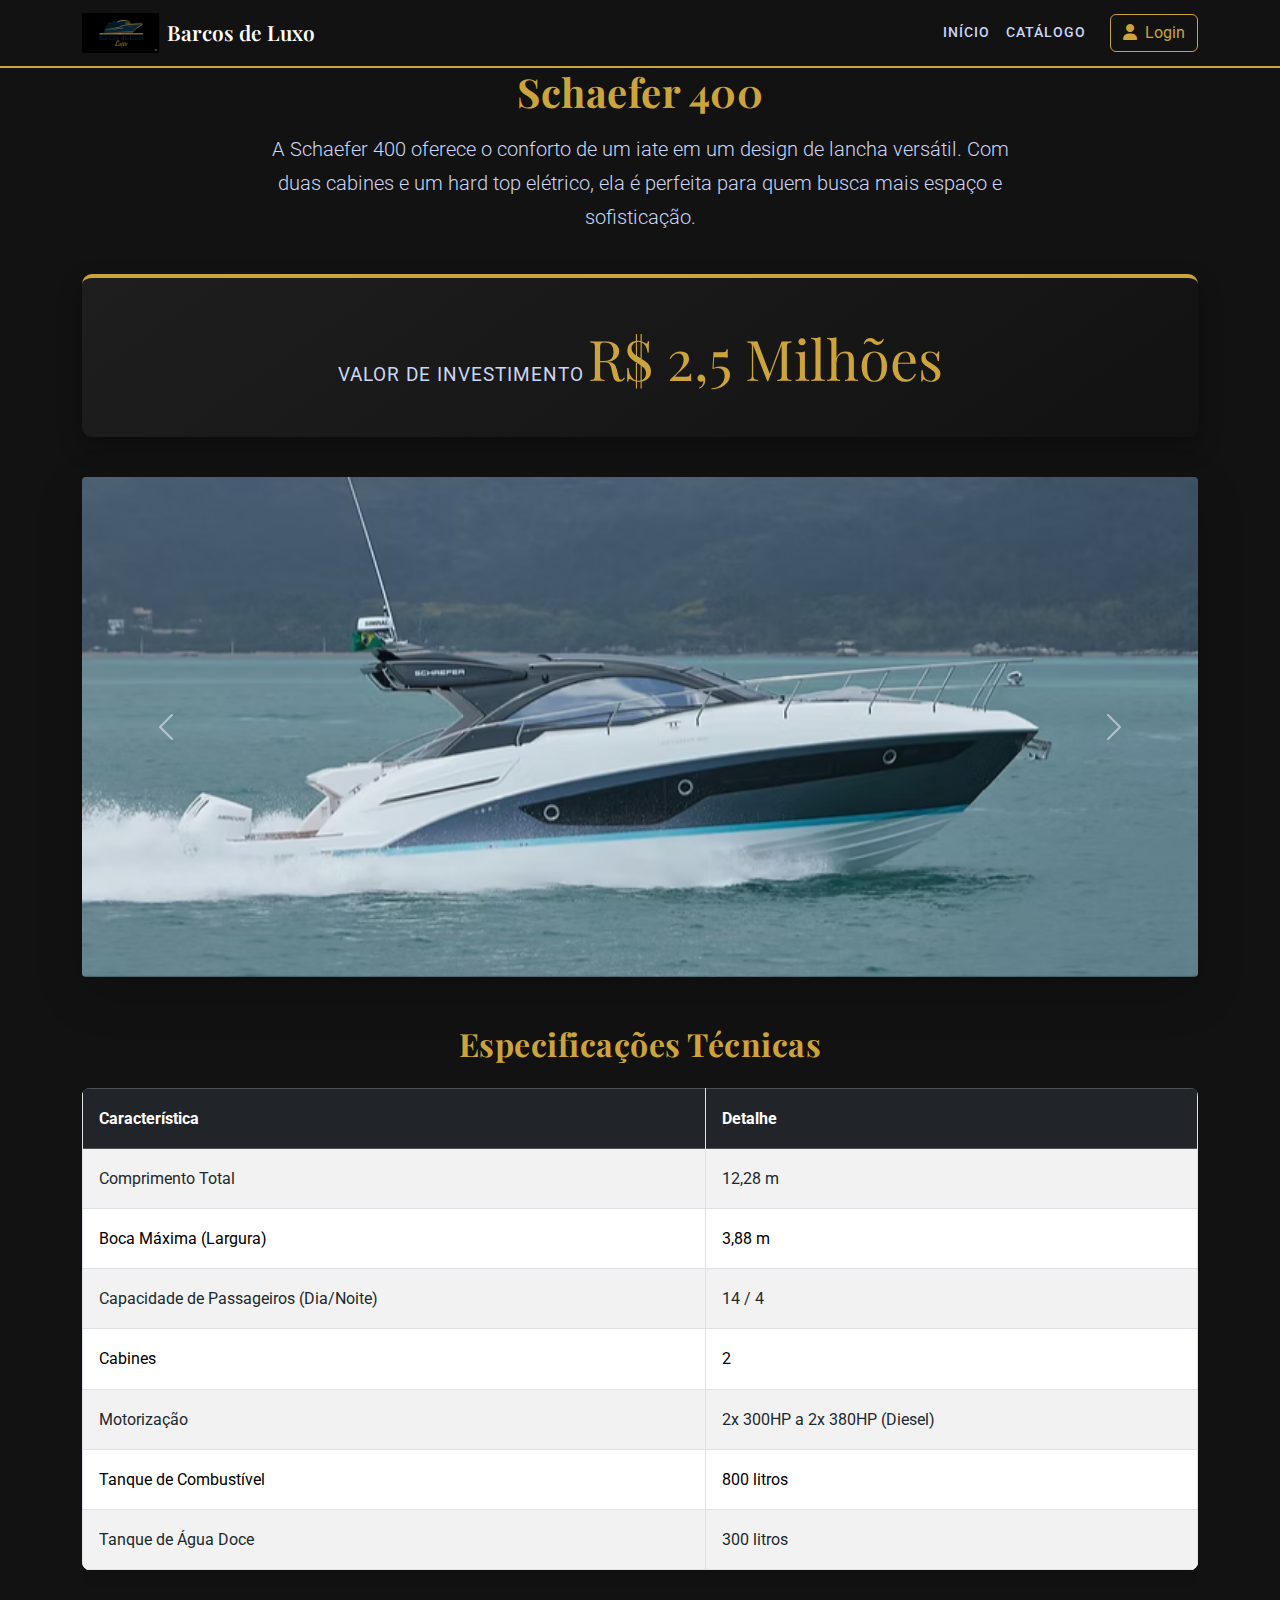
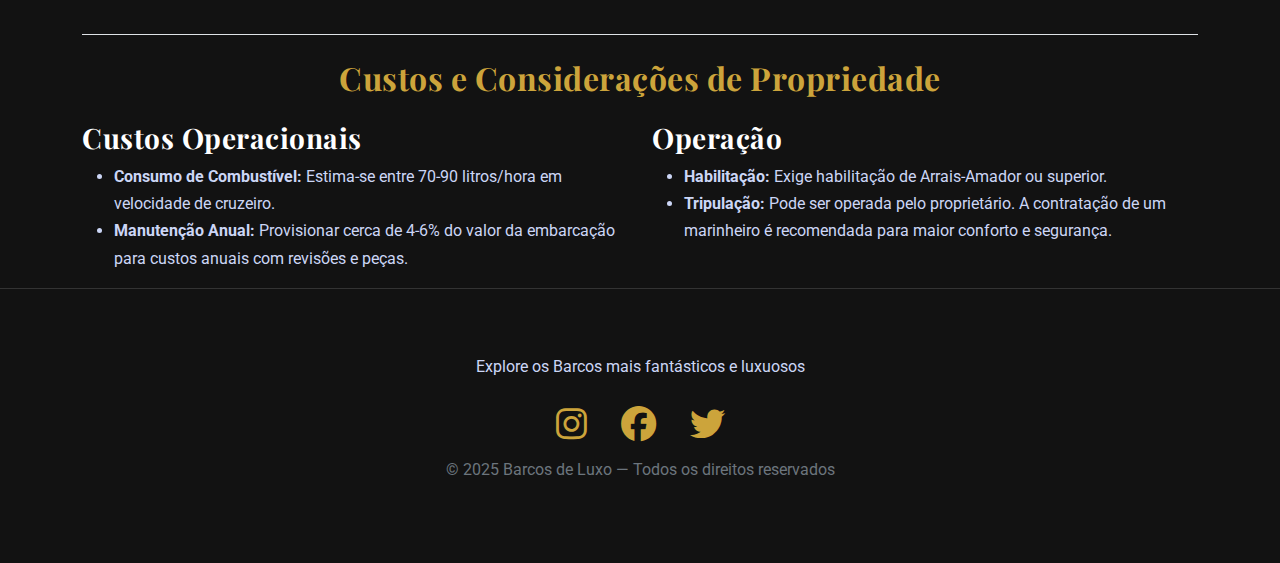
<file: Schaefer400.html>
<!DOCTYPE html>
<html lang="pt-br">

<head>
    <meta charset="UTF-8">
    <meta name="viewport" content="width=device-width, initial-scale=1.0">
    <title>Schaefer 400 - Barcos de Luxo</title>

    <link rel="stylesheet" href="https://cdnjs.cloudflare.com/ajax/libs/font-awesome/6.5.0/css/all.min.css">
    <link rel="preconnect" href="https://fonts.googleapis.com">
    <link rel="preconnect" href="https://fonts.gstatic.com" crossorigin>
    <link
        href="https://fonts.googleapis.com/css2?family=Playfair+Display:wght@700&family=Roboto:wght@400;500&display=swap"
        rel="stylesheet">

    <link rel="stylesheet" href="css/bootstrap.min.css">
    <link rel="stylesheet" href="css/estilos.css">
</head>

<body class="boat-page-main">

    <header>
        <nav class="navbar navbar-expand-lg navbar-dark bg-dark border-bottom-gold">
            <div class="container">
                <a class="navbar-brand d-flex align-items-center" href="index.html">
                    <img src="imagens/logo2.png" alt="Logomarca Barcos de Luxo" height="40" class="me-2">
                    <div><span class="fw-semibold text-white">Barcos de Luxo</span></div>
                </a>
                <button class="navbar-toggler" type="button" data-bs-toggle="collapse" data-bs-target="#navbarNav">
                    <span class="navbar-toggler-icon"></span>
                </button>
                <div class="collapse navbar-collapse justify-content-end" id="navbarNav">
                    <ul class="navbar-nav align-items-center">
                        <li class="nav-item"><a class="nav-link" href="index.html">Início</a></li>
                        <li class="nav-item"><a class="nav-link" href="catalogo.html">Catálogo</a></li>
                        <li class="nav-item ms-lg-3">
                            <button class="btn btn-outline-gold" data-bs-toggle="modal" data-bs-target="#loginModal">
                                <i class="fas fa-user me-2"></i>Login
                            </button>
                        </li>
                    </ul>
                </div>
            </div>
        </nav>
    </header>

    <main>
        <div class="container">
            <article>
                <h1 class="text-center mb-3">Schaefer 400</h1>
                <p class="lead text-center col-md-8 mx-auto">A Schaefer 400 oferece o conforto de um iate em um design
                    de lancha versátil. Com duas cabines e um hard top elétrico, ela é perfeita para quem busca mais
                    espaço e sofisticação.</p>

                <section class="price-highlight">
                    <span class="price-label">Valor de Investimento</span>
                    <span class="price-value">R$ 2,5 Milhões</span>
                </section>

                <section id="gallery-carousel-schaefer" class="carousel slide shadow-lg" data-bs-ride="carousel"
                    style="border: 5px solid var(--white); border-radius: 8px;">
                    <div class="carousel-inner" style="border-radius: 4px;">
                        <div class="carousel-item active"><img
                                src="imagens/Schaefer01.avif"
                                class="d-block w-100 carousel-image-balanced" alt="Vista externa da Schaefer 400"></div>
                        <div class="carousel-item"><img
                                src="imagens/Schaefer02.avif"
                                class="d-block w-100 carousel-image-balanced" alt="Cockpit espaçoso com sofás"></div>
                        <div class="carousel-item"><img
                                src="imagens/Schaefer03.avif"
                                class="d-block w-100 carousel-image-balanced" alt="Teto solar hard top elétrico"></div>
                        <div class="carousel-item"><img
                                src="imagens/Schaefer04.avif"
                                class="d-block w-100 carousel-image-balanced" alt="Cabine principal com cama de casal">
                        </div>
                        <div class="carousel-item"><img
                                src="imagens/Schaefer05.avif"
                                class="d-block w-100 carousel-image-balanced" alt="Segunda cabine para hóspedes"></div>
                        <div class="carousel-item"><img
                                src="imagens/Schaefer06.avif"
                                class="d-block w-100 carousel-image-balanced" alt="Cozinha interna completa"></div>
                        <div class="carousel-item"><img
                                src="imagens/Schaefer07.avif"
                                class="d-block w-100 carousel-image-balanced" alt="Plataforma de popa espaçosa"></div>
                    </div>
                    <button class="carousel-control-prev" type="button" data-bs-target="#gallery-carousel-schaefer"
                        data-bs-slide="prev"><span class="carousel-control-prev-icon" aria-hidden="true"></span><span
                            class="visually-hidden">Anterior</span></button>
                    <button class="carousel-control-next" type="button" data-bs-target="#gallery-carousel-schaefer"
                        data-bs-slide="next"><span class="carousel-control-next-icon" aria-hidden="true"></span><span
                            class="visually-hidden">Próximo</span></button>
                </section>

                <div class="row mt-5">
                    <div class="col-12">
                        <section class="specs-table mb-5">
                            <h2 class="text-center mb-4">Especificações Técnicas</h2>
                            <div class="table-responsive">
                                <table class="table table-striped table-bordered">
                                    <thead class="table-dark">
                                        <tr>
                                            <th scope="col">Característica</th>
                                            <th scope="col">Detalhe</th>
                                        </tr>
                                    </thead>
                                    <tbody>
                                        <tr>
                                            <td>Comprimento Total</td>
                                            <td>12,28 m</td>
                                        </tr>
                                        <tr>
                                            <td>Boca Máxima (Largura)</td>
                                            <td>3,88 m</td>
                                        </tr>
                                        <tr>
                                            <td>Capacidade de Passageiros (Dia/Noite)</td>
                                            <td>14 / 4</td>
                                        </tr>
                                        <tr>
                                            <td>Cabines</td>
                                            <td>2</td>
                                        </tr>
                                        <tr>
                                            <td>Motorização</td>
                                            <td>2x 300HP a 2x 380HP (Diesel)</td>
                                        </tr>
                                        <tr>
                                            <td>Tanque de Combustível</td>
                                            <td>800 litros</td>
                                        </tr>
                                        <tr>
                                            <td>Tanque de Água Doce</td>
                                            <td>300 litros</td>
                                        </tr>
                                    </tbody>
                                </table>
                            </div>
                        </section>

                        <section class="mt-5 pt-4 border-top">
                            <h2 class="text-center mb-4">Custos e Considerações de Propriedade</h2>
                            <div class="row">
                                <div class="col-lg-6">
                                    <h3>Custos Operacionais</h3>
                                    <ul>
                                        <li><strong>Consumo de Combustível:</strong> Estima-se entre 70-90 litros/hora
                                            em velocidade de cruzeiro.</li>
                                        <li><strong>Manutenção Anual:</strong> Provisionar cerca de 4-6% do valor da
                                            embarcação para custos anuais com revisões e peças.</li>
                                    </ul>
                                </div>
                                <div class="col-lg-6">
                                    <h3>Operação</h3>
                                    <ul>
                                        <li><strong>Habilitação:</strong> Exige habilitação de Arrais-Amador ou
                                            superior.</li>
                                        <li><strong>Tripulação:</strong> Pode ser operada pelo proprietário. A
                                            contratação de um marinheiro é recomendada para maior conforto e segurança.
                                        </li>
                                    </ul>
                                </div>
                            </div>
                        </section>
                    </div>
                </div>
            </article>
        </div>
    </main>
    <footer class="footer-custom">
    <div class="container">
        <p>Explore os Barcos mais fantásticos e luxuosos</p>
        
        <div class="social-icons">
            <a href="https://www.instagram.com" target="_blank" aria-label="Visite nosso Instagram"><i class="fab fa-instagram"></i></a>
            <a href="https://www.facebook.com" target="_blank" aria-label="Visite nosso Facebook"><i class="fab fa-facebook"></i></a>
            <a href="https://www.twitter.com/" target="_blank" aria-label="Visite nosso Twitter"><i class="fab fa-twitter"></i></a>
        </div>
        
            <p class="copyright">© 2025 Barcos de Luxo — Todos os direitos reservados</p>
        </div>
    </footer>

    <div class="modal fade" id="loginModal" tabindex="-1" aria-labelledby="loginModalLabel" aria-hidden="true">
        <div class="modal-dialog modal-dialog-centered">
            <div class="modal-content">
                <div class="modal-header modal-header-custom">
                    <h5 class="modal-title" id="loginModalLabel">Acesso Restrito</h5>
                    <button type="button" class="btn-close" data-bs-dismiss="modal" aria-label="Close"></button>
                </div>
                <div class="modal-body">
                    <ul class="nav nav-pills nav-fill mb-3" id="pills-tab" role="tablist">
                        <li class="nav-item" role="presentation">
                            <button class="nav-link active" id="pills-login-tab" data-bs-toggle="pill"
                                data-bs-target="#pills-login" type="button" role="tab" aria-controls="pills-login"
                                aria-selected="true">Login</button>
                        </li>
                        <li class="nav-item" role="presentation">
                            <button class="nav-link" id="pills-register-tab" data-bs-toggle="pill"
                                data-bs-target="#pills-register" type="button" role="tab" aria-controls="pills-register"
                                aria-selected="false">Cadastro</button>
                        </li>
                    </ul>
                    <div class="tab-content" id="pills-tabContent">
                        <div class="tab-pane fade show active" id="pills-login" role="tabpanel"
                            aria-labelledby="pills-login-tab">
                            <form>
                                <div class="mb-3">
                                    <label for="loginEmailInput" class="form-label">Endereço de Email</label>
                                    <input type="email" class="form-control" id="loginEmailInput"
                                        placeholder="seuemail@exemplo.com">
                                </div>
                                <div class="mb-3">
                                    <label for="loginPasswordInput" class="form-label">Senha</label>
                                    <input type="password" class="form-control" id="loginPasswordInput"
                                        placeholder="Sua senha">
                                </div>
                                <div class="mb-3 form-check">
                                    <input type="checkbox" class="form-check-input" id="rememberCheck">
                                    <label class="form-check-label" for="rememberCheck">Lembrar de mim</label>
                                </div>
                                <div class="d-grid">
                                    <button type="submit" class="btn btn-gold">Entrar</button>
                                </div>
                            </form>
                        </div>
                        <div class="tab-pane fade" id="pills-register" role="tabpanel"
                            aria-labelledby="pills-register-tab">
                            <form>
                                <div class="mb-3">
                                    <label for="registerNameInput" class="form-label">Nome Completo</label>
                                    <input type="text" class="form-control" id="registerNameInput"
                                        placeholder="Seu nome completo" required>
                                </div>
                                <div class="mb-3">
                                    <label for="registerBirthdateInput" class="form-label">Data de Nascimento</label>
                                    <input type="date" class="form-control" id="registerBirthdateInput" required>
                                </div>
                                <div class="mb-3">
                                    <label for="registerCpfInput" class="form-label">CPF</label>
                                    <input type="text" class="form-control" id="registerCpfInput"
                                        placeholder="000.000.000-00" required>
                                </div>
                                <div class="mb-3">
                                    <label for="registerAddressInput" class="form-label">Endereço</label>
                                    <input type="text" class="form-control" id="registerAddressInput"
                                        placeholder="Sua rua, número, bairro..." required>
                                </div>
                                <div class="mb-3">
                                    <label for="registerPhoneInput" class="form-label">Telefone</label>
                                    <input type="tel" class="form-control" id="registerPhoneInput"
                                        placeholder="(00) 00000-0000" required>
                                </div>
                                <div class="mb-3">
                                    <label for="registerEmailInput" class="form-label">Endereço de Email</label>
                                    <input type="email" class="form-control" id="registerEmailInput"
                                        placeholder="seuemail@exemplo.com" required>
                                </div>
                                <div class="mb-3">
                                    <label for="registerPasswordInput" class="form-label">Crie uma Senha</label>
                                    <input type="password" class="form-control" id="registerPasswordInput"
                                        placeholder="Mínimo de 6 caracteres" required>
                                </div>
                                <div class="d-grid">
                                    <button type="submit" class="btn btn-gold">Finalizar Cadastro</button>
                                </div>

    <footer class="footer-custom">
    </footer>

    <div class="modal fade" id="loginModal" tabindex="-1" aria-labelledby="loginModalLabel" aria-hidden="true">
    </div>

    <script src="js/bootstrap.bundle.min.js"></script>
</body>

</html>
</file>
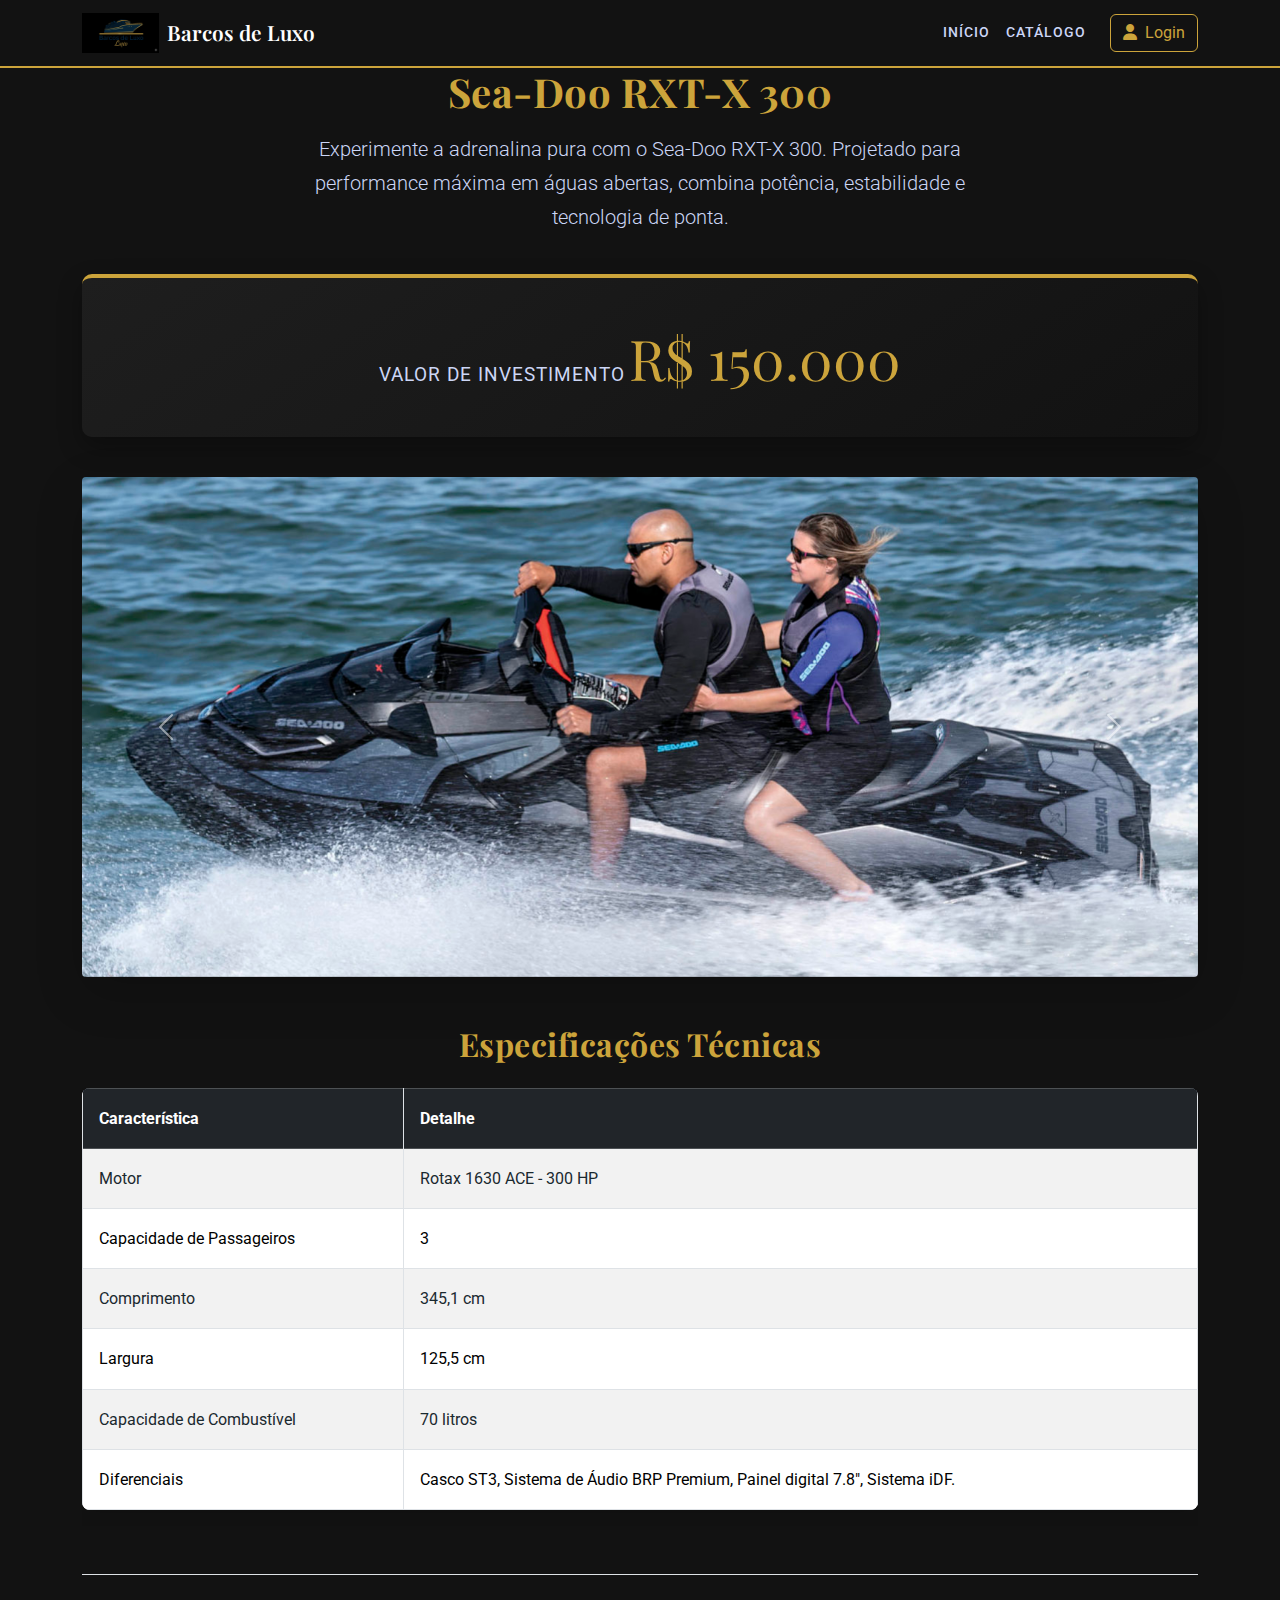
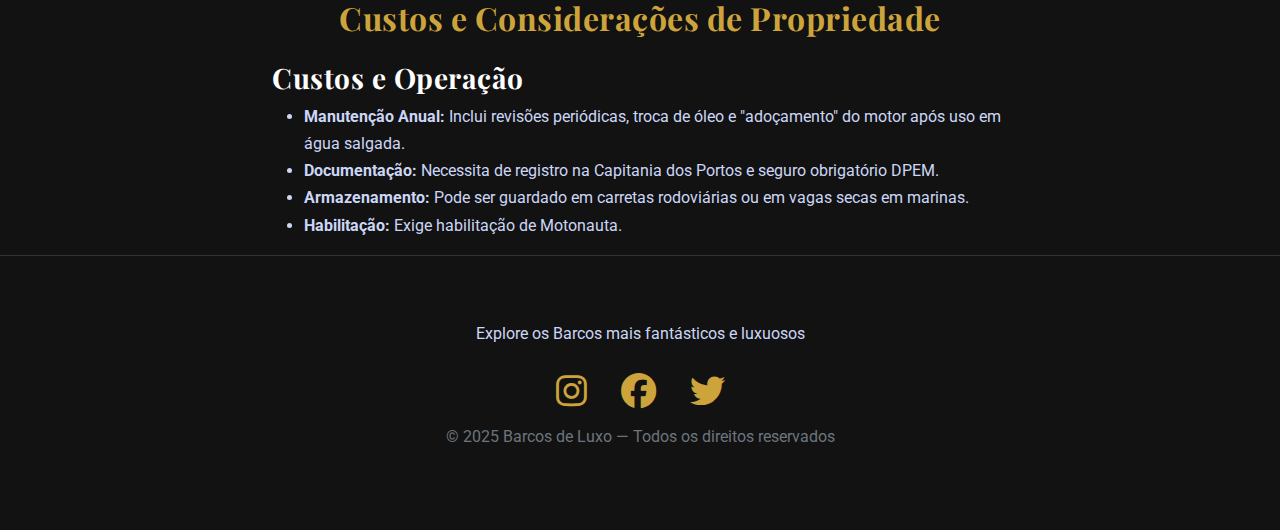
<file: SeaDooRXTX300.html>
<!DOCTYPE html>
<html lang="pt-br">
<head>
    <meta charset="UTF-8">
    <meta name="viewport" content="width=device-width, initial-scale=1.0">
    <title>Sea-Doo RXT-X 300 - Barcos de Luxo</title>

    <link rel="stylesheet" href="https://cdnjs.cloudflare.com/ajax/libs/font-awesome/6.5.0/css/all.min.css">
    <link rel="preconnect" href="https://fonts.googleapis.com">
    <link rel="preconnect" href="https://fonts.gstatic.com" crossorigin>
    <link href="https://fonts.googleapis.com/css2?family=Playfair+Display:wght@700&family=Roboto:wght@400;500&display=swap" rel="stylesheet">

    <link rel="stylesheet" href="css/bootstrap.min.css">
    <link rel="stylesheet" href="css/estilos.css">
</head>
<body class="boat-page-main">

    <header>
        <nav class="navbar navbar-expand-lg navbar-dark bg-dark border-bottom-gold">
            <div class="container">
                <a class="navbar-brand d-flex align-items-center" href="index.html">
                    <img src="imagens/logo2.png" alt="Logomarca Barcos de Luxo" height="40" class="me-2">
                    <div><span class="fw-semibold text-white">Barcos de Luxo</span></div>
                </a>
                <button class="navbar-toggler" type="button" data-bs-toggle="collapse" data-bs-target="#navbarNav">
                    <span class="navbar-toggler-icon"></span>
                </button>
                <div class="collapse navbar-collapse justify-content-end" id="navbarNav">
                    <ul class="navbar-nav align-items-center">
                        <li class="nav-item"><a class="nav-link" href="index.html">Início</a></li>
                        <li class="nav-item"><a class="nav-link" href="catalogo.html">Catálogo</a></li>
                        <li class="nav-item ms-lg-3">
                            <button class="btn btn-outline-gold" data-bs-toggle="modal" data-bs-target="#loginModal">
                                <i class="fas fa-user me-2"></i>Login
                            </button>
                        </li>
                    </ul>
                </div>
            </div>
        </nav>
    </header>

    <main>
        <div class="container">
            <article>
                <h1 class="text-center mb-3">Sea-Doo RXT-X 300</h1>
                <p class="lead text-center col-md-8 mx-auto">Experimente a adrenalina pura com o Sea-Doo RXT-X 300. Projetado para performance máxima em águas abertas, combina potência, estabilidade e tecnologia de ponta.</p>

                <section class="price-highlight">
                    <span class="price-label">Valor de Investimento</span>
                    <span class="price-value">R$ 150.000</span>
                </section>
                
                <section id="gallery-carousel-seadoo" class="carousel slide shadow-lg" data-bs-ride="carousel" style="border: 5px solid var(--white); border-radius: 8px;">
                    <div class="carousel-inner" style="border-radius: 4px;">
                        <div class="carousel-item active"><img src="imagens/RXT01.jpg" class="d-block w-100 carousel-image-balanced" alt="Vista lateral do Sea-Doo RXT-X 300"></div>
                        <div class="carousel-item"><img src="imagens/RXT02.jpg" class="d-block w-100 carousel-image-balanced" alt="Painel digital colorido de 7.8 polegadas"></div>
                        <div class="carousel-item"><img src="imagens/RXT03.jpg" class="d-block w-100 carousel-image-balanced" alt="Assento de corrida Ergolock"></div>
                        <div class="carousel-item"><img src="imagens/RXT04.jpg" class="d-block w-100 carousel-image-balanced" alt="Sistema de áudio premium BRP"></div>
                        <div class="carousel-item"><img src="imagens/RXT05.jpg" class="d-block w-100 carousel-image-balanced" alt="Compartimento de carga frontal"></div>
                        <div class="carousel-item"><img src="imagens/RXT06.jpg" class="d-block w-100 carousel-image-balanced" alt="Sistema de bombeamento inteligente iDF"></div>
                        <div class="carousel-item"><img src="imagens/RXT07.jpg" class="d-block w-100 carousel-image-balanced" alt="Jet Ski em alta velocidade"></div>
                    </div>
                     <button class="carousel-control-prev" type="button" data-bs-target="#gallery-carousel-seadoo" data-bs-slide="prev"><span class="carousel-control-prev-icon" aria-hidden="true"></span><span class="visually-hidden">Anterior</span></button>
                    <button class="carousel-control-next" type="button" data-bs-target="#gallery-carousel-seadoo" data-bs-slide="next"><span class="carousel-control-next-icon" aria-hidden="true"></span><span class="visually-hidden">Próximo</span></button>
                </section>
                
                <div class="row mt-5">
                    <div class="col-12">
                        <section class="specs-table mb-5">
                            <h2 class="text-center mb-4">Especificações Técnicas</h2>
                            <div class="table-responsive">
                                <table class="table table-striped table-bordered">
                                    <thead class="table-dark">
                                        <tr><th scope="col">Característica</th><th scope="col">Detalhe</th></tr>
                                    </thead>
                                    <tbody>
                                        <tr><td>Motor</td><td>Rotax 1630 ACE - 300 HP</td></tr>
                                        <tr><td>Capacidade de Passageiros</td><td>3</td></tr>
                                        <tr><td>Comprimento</td><td>345,1 cm</td></tr>
                                        <tr><td>Largura</td><td>125,5 cm</td></tr>
                                        <tr><td>Capacidade de Combustível</td><td>70 litros</td></tr>
                                        <tr><td>Diferenciais</td><td>Casco ST3, Sistema de Áudio BRP Premium, Painel digital 7.8", Sistema iDF.</td></tr>
                                    </tbody>
                                </table>
                            </div>
                        </section>

                        <section class="mt-5 pt-4 border-top">
                            <h2 class="text-center mb-4">Custos e Considerações de Propriedade</h2>
                             <div class="row justify-content-center">
                                <div class="col-lg-8">
                                    <h3>Custos e Operação</h3>
                                    <ul>
                                        <li><strong>Manutenção Anual:</strong> Inclui revisões periódicas, troca de óleo e "adoçamento" do motor após uso em água salgada.</li>
                                        <li><strong>Documentação:</strong> Necessita de registro na Capitania dos Portos e seguro obrigatório DPEM.</li>
                                        <li><strong>Armazenamento:</strong> Pode ser guardado em carretas rodoviárias ou em vagas secas em marinas.</li>
                                        <li><strong>Habilitação:</strong> Exige habilitação de Motonauta.</li>
                                    </ul>
                                </div>
                            </div>
                        </section>
                    </div>
                </div>
            </article>
        </div>
    </main>
    <footer class="footer-custom">
    <div class="container">
        <p>Explore os Barcos mais fantásticos e luxuosos</p>
        
        <div class="social-icons">
            <a href="https://www.instagram.com" target="_blank" aria-label="Visite nosso Instagram"><i class="fab fa-instagram"></i></a>
            <a href="https://www.facebook.com" target="_blank" aria-label="Visite nosso Facebook"><i class="fab fa-facebook"></i></a>
            <a href="https://www.twitter.com/" target="_blank" aria-label="Visite nosso Twitter"><i class="fab fa-twitter"></i></a>
        </div>
        
            <p class="copyright">© 2025 Barcos de Luxo — Todos os direitos reservados</p>
        </div>
    </footer>

    <div class="modal fade" id="loginModal" tabindex="-1" aria-labelledby="loginModalLabel" aria-hidden="true">
        <div class="modal-dialog modal-dialog-centered">
            <div class="modal-content">
                <div class="modal-header modal-header-custom">
                    <h5 class="modal-title" id="loginModalLabel">Acesso Restrito</h5>
                    <button type="button" class="btn-close" data-bs-dismiss="modal" aria-label="Close"></button>
                </div>
                <div class="modal-body">
                    <ul class="nav nav-pills nav-fill mb-3" id="pills-tab" role="tablist">
                        <li class="nav-item" role="presentation">
                            <button class="nav-link active" id="pills-login-tab" data-bs-toggle="pill"
                                data-bs-target="#pills-login" type="button" role="tab" aria-controls="pills-login"
                                aria-selected="true">Login</button>
                        </li>
                        <li class="nav-item" role="presentation">
                            <button class="nav-link" id="pills-register-tab" data-bs-toggle="pill"
                                data-bs-target="#pills-register" type="button" role="tab" aria-controls="pills-register"
                                aria-selected="false">Cadastro</button>
                        </li>
                    </ul>
                    <div class="tab-content" id="pills-tabContent">
                        <div class="tab-pane fade show active" id="pills-login" role="tabpanel"
                            aria-labelledby="pills-login-tab">
                            <form>
                                <div class="mb-3">
                                    <label for="loginEmailInput" class="form-label">Endereço de Email</label>
                                    <input type="email" class="form-control" id="loginEmailInput"
                                        placeholder="seuemail@exemplo.com">
                                </div>
                                <div class="mb-3">
                                    <label for="loginPasswordInput" class="form-label">Senha</label>
                                    <input type="password" class="form-control" id="loginPasswordInput"
                                        placeholder="Sua senha">
                                </div>
                                <div class="mb-3 form-check">
                                    <input type="checkbox" class="form-check-input" id="rememberCheck">
                                    <label class="form-check-label" for="rememberCheck">Lembrar de mim</label>
                                </div>
                                <div class="d-grid">
                                    <button type="submit" class="btn btn-gold">Entrar</button>
                                </div>
                            </form>
                        </div>
                        <div class="tab-pane fade" id="pills-register" role="tabpanel"
                            aria-labelledby="pills-register-tab">
                            <form>
                                <div class="mb-3">
                                    <label for="registerNameInput" class="form-label">Nome Completo</label>
                                    <input type="text" class="form-control" id="registerNameInput"
                                        placeholder="Seu nome completo" required>
                                </div>
                                <div class="mb-3">
                                    <label for="registerBirthdateInput" class="form-label">Data de Nascimento</label>
                                    <input type="date" class="form-control" id="registerBirthdateInput" required>
                                </div>
                                <div class="mb-3">
                                    <label for="registerCpfInput" class="form-label">CPF</label>
                                    <input type="text" class="form-control" id="registerCpfInput"
                                        placeholder="000.000.000-00" required>
                                </div>
                                <div class="mb-3">
                                    <label for="registerAddressInput" class="form-label">Endereço</label>
                                    <input type="text" class="form-control" id="registerAddressInput"
                                        placeholder="Sua rua, número, bairro..." required>
                                </div>
                                <div class="mb-3">
                                    <label for="registerPhoneInput" class="form-label">Telefone</label>
                                    <input type="tel" class="form-control" id="registerPhoneInput"
                                        placeholder="(00) 00000-0000" required>
                                </div>
                                <div class="mb-3">
                                    <label for="registerEmailInput" class="form-label">Endereço de Email</label>
                                    <input type="email" class="form-control" id="registerEmailInput"
                                        placeholder="seuemail@exemplo.com" required>
                                </div>
                                <div class="mb-3">
                                    <label for="registerPasswordInput" class="form-label">Crie uma Senha</label>
                                    <input type="password" class="form-control" id="registerPasswordInput"
                                        placeholder="Mínimo de 6 caracteres" required>
                                </div>
                                <div class="d-grid">
                                    <button type="submit" class="btn btn-gold">Finalizar Cadastro</button>
                                </div>

    <footer class="footer-custom">
        </footer>

    <div class="modal fade" id="loginModal" tabindex="-1" aria-labelledby="loginModalLabel" aria-hidden="true">
        </div>

    <script src="js/bootstrap.bundle.min.js"></script>
</body>
</html>
</file>
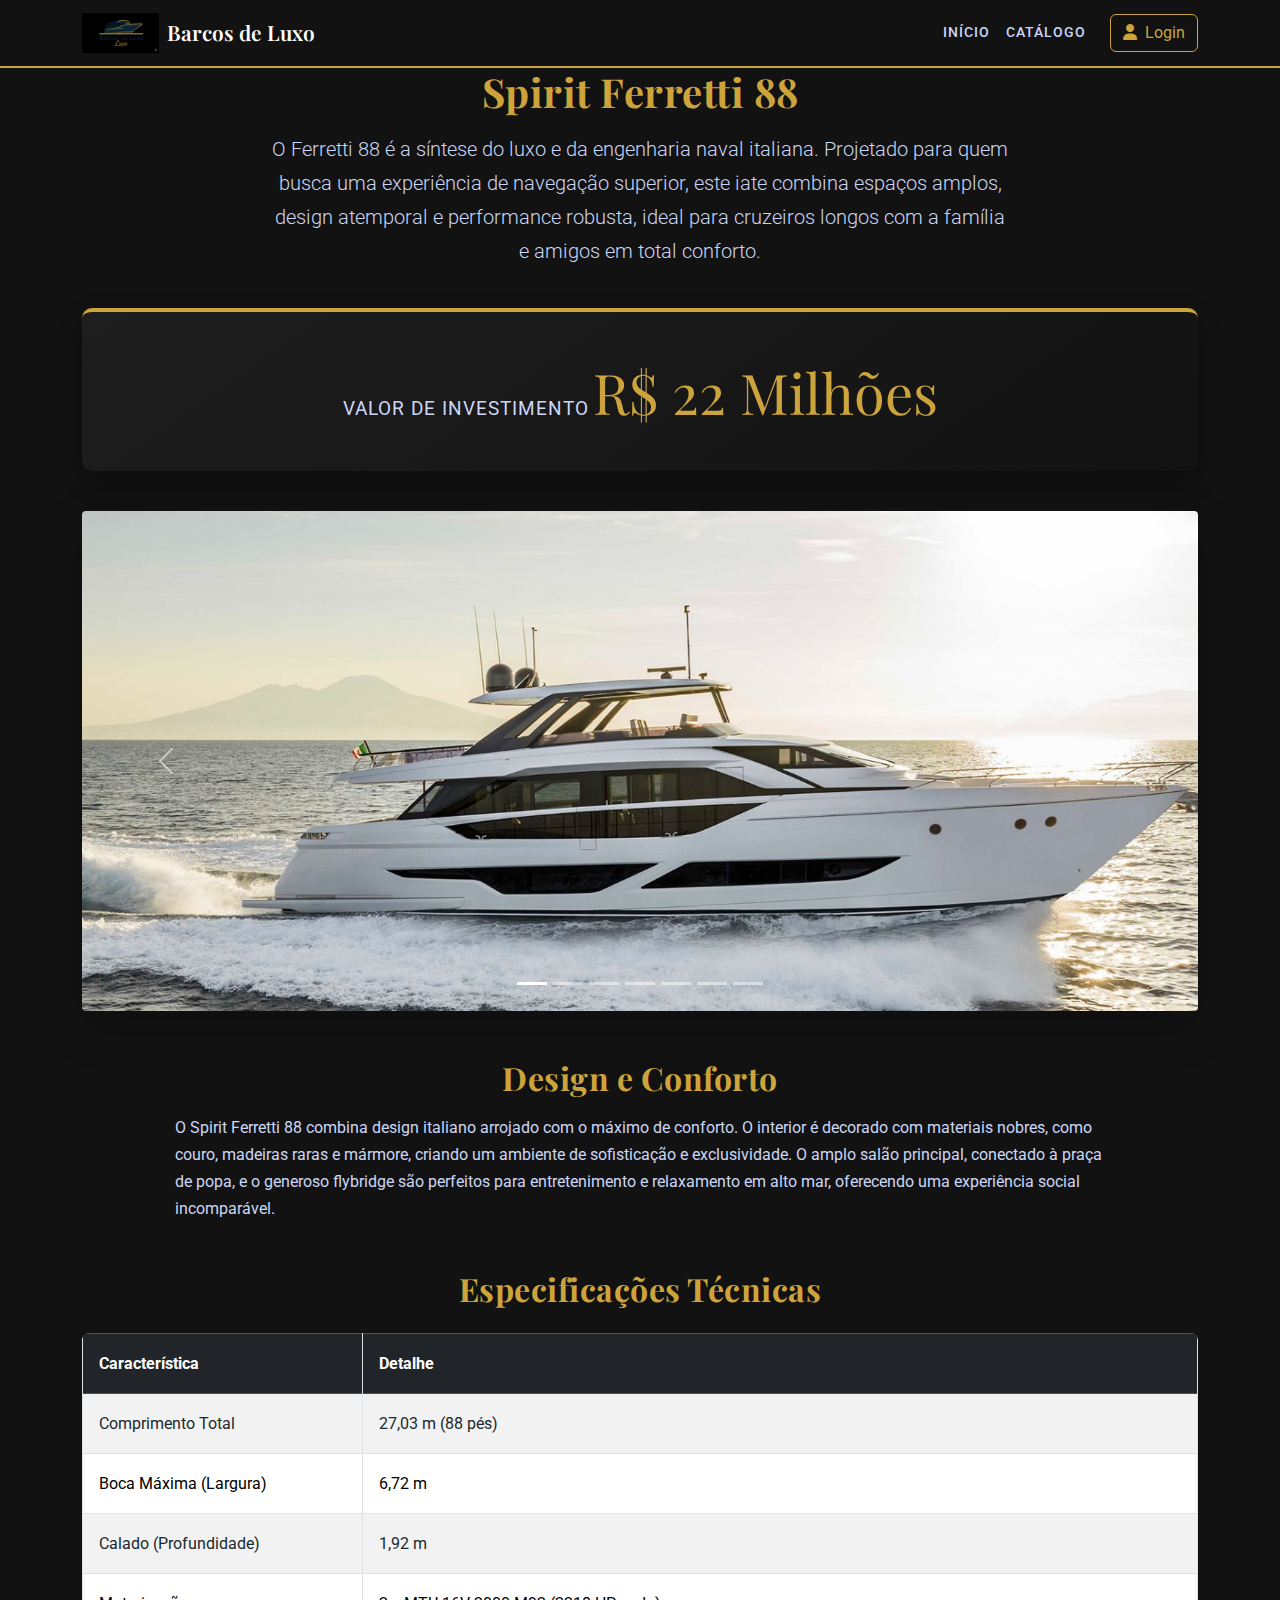
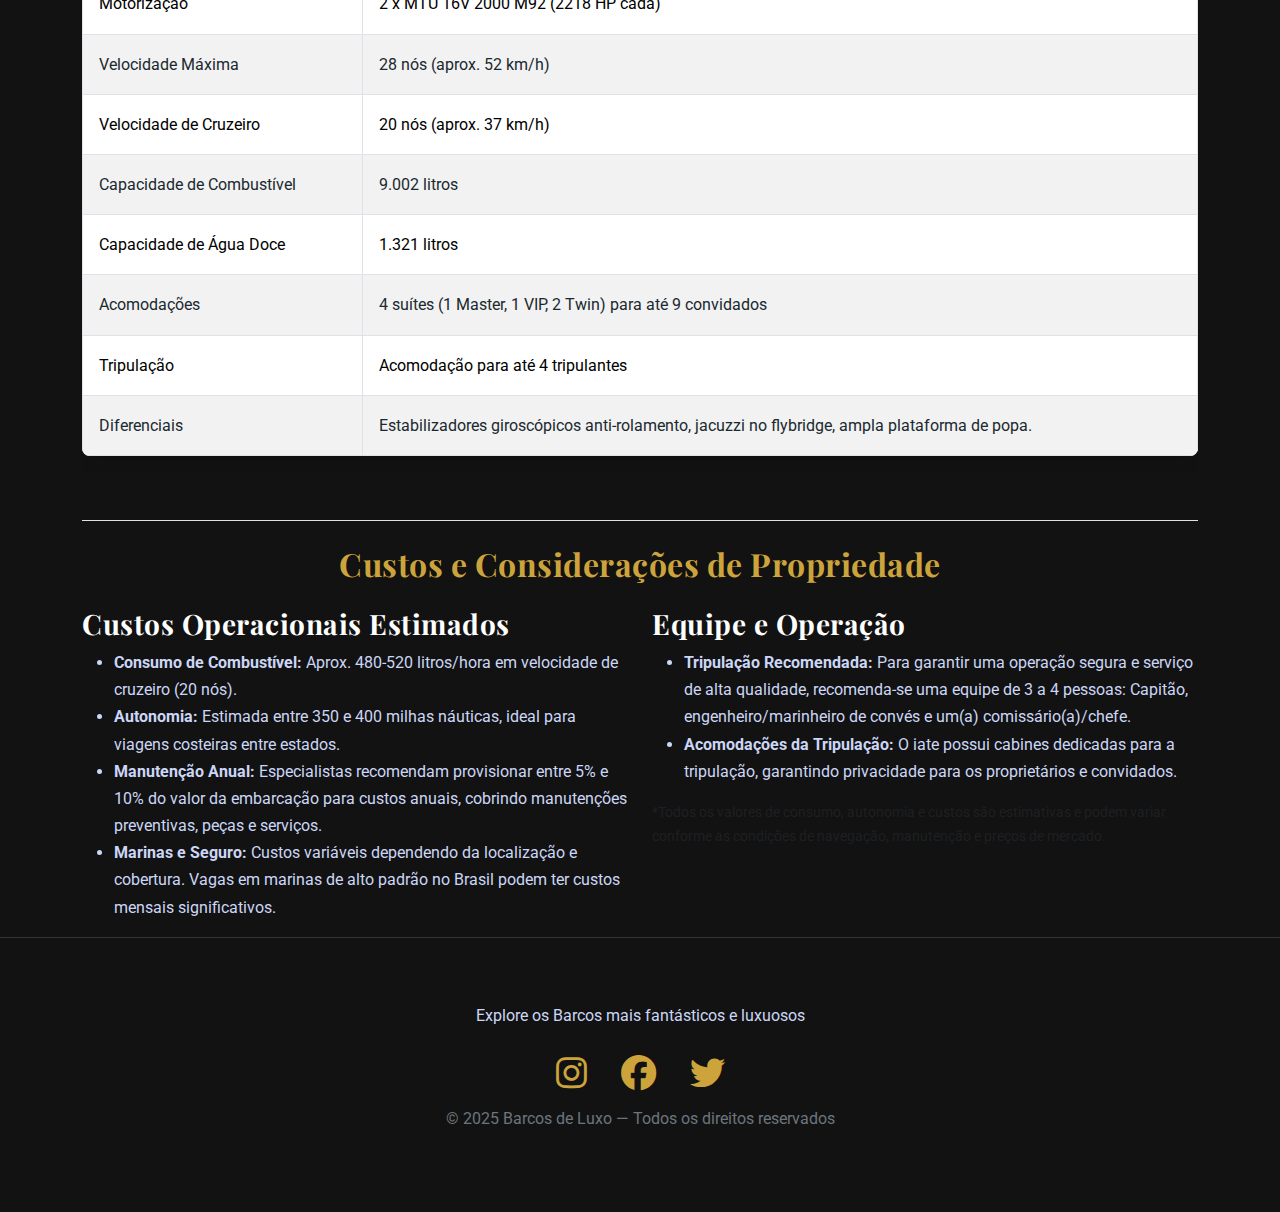
<file: SpiritFerretti88.html>
<!DOCTYPE html>
<html lang="pt-br">

<head>
    <meta charset="UTF-8">
    <meta name="viewport" content="width=device-width, initial-scale=1.0">
    <title>Spirit Ferretti 88 - Barcos de Luxo</title>

    <link rel="stylesheet" href="https://cdnjs.cloudflare.com/ajax/libs/font-awesome/6.5.0/css/all.min.css">
    <link rel="preconnect" href="https://fonts.googleapis.com">
    <link rel="preconnect" href="https://fonts.gstatic.com" crossorigin>
    <link
        href="https://fonts.googleapis.com/css2?family=Playfair+Display:wght@700&family=Roboto:wght@400;500&display=swap"
        rel="stylesheet">

    <link rel="stylesheet" href="css/bootstrap.min.css">
    <link rel="stylesheet" href="css/estilos.css">
</head>

<body>
   <header>
    <nav class="navbar navbar-expand-lg navbar-dark bg-dark border-bottom-gold">
        <div class="container">
            <a class="navbar-brand d-flex align-items-center" href="index.html">
                <img src="imagens/logo2.png" alt="Logomarca Barcos de Luxo" height="40" class="me-2">
                <div><span class="fw-semibold text-white">Barcos de Luxo</span></div>
            </a>
            <button class="navbar-toggler" type="button" data-bs-toggle="collapse" data-bs-target="#navbarNav">
                <span class="navbar-toggler-icon"></span>
            </button>
            <div class="collapse navbar-collapse justify-content-end" id="navbarNav">
                <ul class="navbar-nav align-items-center">
                    <li class="nav-item"><a class="nav-link" href="index.html">Início</a></li>
                    <li class="nav-item"><a class="nav-link" href="catalogo.html">Catálogo</a></li>
                    <li class="nav-item ms-lg-3">
                        <button class="btn btn-outline-gold" data-bs-toggle="modal" data-bs-target="#loginModal">
                            <i class="fas fa-user me-2"></i>Login
                        </button>
                    </li>
                </ul>
            </div>
        </nav>
    </header>

    <main>
        <div class="container">
            <article>
                <h1 class="text-center mb-3">Spirit Ferretti 88</h1>
                <p class="lead text-center col-md-8 mx-auto">O Ferretti 88 é a síntese do luxo e da engenharia naval
                    italiana. Projetado para quem busca uma experiência de navegação superior, este iate combina espaços
                    amplos, design atemporal e performance robusta, ideal para cruzeiros longos com a família e amigos
                    em total conforto.</p>

                <section class="price-highlight">
                    <span class="price-label">Valor de Investimento</span>
                    <span class="price-value">R$ 22 Milhões</span>
                </section>

                <section id="gallery-carousel-ferretti" class="carousel slide shadow-lg" data-bs-ride="carousel"
                    style="border: 5px solid var(--white); border-radius: 8px;">
                    <div class="carousel-indicators">
                        <button type="button" data-bs-target="#gallery-carousel-ferretti" data-bs-slide-to="0"
                            class="active" aria-current="true" aria-label="Slide 1"></button>
                        <button type="button" data-bs-target="#gallery-carousel-ferretti" data-bs-slide-to="1"
                            aria-label="Slide 2"></button>
                        <button type="button" data-bs-target="#gallery-carousel-ferretti" data-bs-slide-to="2"
                            aria-label="Slide 3"></button>
                        <button type="button" data-bs-target="#gallery-carousel-ferretti" data-bs-slide-to="3"
                            aria-label="Slide 4"></button>
                        <button type="button" data-bs-target="#gallery-carousel-ferretti" data-bs-slide-to="4"
                            aria-label="Slide 5"></button>
                        <button type="button" data-bs-target="#gallery-carousel-ferretti" data-bs-slide-to="5"
                            aria-label="Slide 6"></button>
                        <button type="button" data-bs-target="#gallery-carousel-ferretti" data-bs-slide-to="6"
                            aria-label="Slide 7"></button>
                    </div>
                    <div class="carousel-inner" style="border-radius: 4px;">
                        <div class="carousel-item active">
                            <img src="imagens/Ferretti01.jpg" class="d-block w-100 carousel-image-balanced"
                                alt="Vista externa do Spirit Ferretti 88 navegando em águas abertas">
                        </div>
                        <div class="carousel-item">
                            <img src="imagens/ferretti02.jpg" class="d-block w-100 carousel-image-balanced"
                                alt="Salão principal do Spirit Ferretti 88, espaçoso e com decoração de luxo">
                        </div>
                        <div class="carousel-item">
                            <img src="imagens/ferretti03.jpg" class="d-block w-100 carousel-image-balanced"
                                alt="Suíte master do iate, com cama king-size e janelas com vista para o mar">
                        </div>
                        <div class="carousel-item">
                            <img src="imagens/ferretti04.jpg" class="d-block w-100 carousel-image-balanced"
                                alt="Amplo flybridge com sofás, área gourmet e posto de comando secundário">
                        </div>
                        <div class="carousel-item">
                            <img src="imagens/ferretti05.jpg" class="d-block w-100 carousel-image-balanced"
                                alt="Área de refeições na praça de popa com vista para o mar">
                        </div>
                        <div class="carousel-item">
                            <img src="imagens/ferretti06.jpg" class="d-block w-100 carousel-image-balanced"
                                alt="Suíte VIP elegantemente decorada para convidados">
                        </div>
                        <div class="carousel-item">
                            <img src="imagens/ferretti07.jpg"
                                class="d-block w-100 carousel-image-balanced"
                                alt="Posto de comando principal com tecnologia de ponta">
                        </div>
                    </div>
                    <button class="carousel-control-prev" type="button" data-bs-target="#gallery-carousel-ferretti"
                        data-bs-slide="prev">
                        <span class="carousel-control-prev-icon" aria-hidden="true"></span>
                        <span class="visually-hidden">Anterior</span>
                    </button>
                    <button class="carousel-control-next" type="button" data-bs-target="#gallery-carousel-ferretti"
                        data-bs-slide="next">
                        <span class="carousel-control-next-icon" aria-hidden="true"></span>
                        <span class="visually-hidden">Próximo</span>
                    </button>
                </section>

                <div class="row mt-5">
                    <div class="col-12">
                        <section class="mb-5">
                            <h2 class="text-center mb-3">Design e Conforto</h2>
                            <p class="col-md-10 mx-auto">O Spirit Ferretti 88 combina design italiano arrojado com o
                                máximo de conforto. O interior é decorado com materiais nobres, como couro, madeiras
                                raras e mármore, criando um ambiente de sofisticação e exclusividade. O amplo salão
                                principal, conectado à praça de popa, e o generoso flybridge são perfeitos para
                                entretenimento e relaxamento em alto mar, oferecendo uma experiência social
                                incomparável.</p>
                        </section>
                        <section class="specs-table mb-5">
                            <h2 class="text-center mb-4">Especificações Técnicas</h2>
                            <div class="table-responsive">
                                <table class="table table-striped table-bordered">
                                    <thead class="table-dark">
                                        <tr>
                                            <th scope="col">Característica</th>
                                            <th scope="col">Detalhe</th>
                                        </tr>
                                    </thead>
                                    <tbody>
                                        <tr>
                                            <td>Comprimento Total</td>
                                            <td>27,03 m (88 pés)</td>
                                        </tr>
                                        <tr>
                                            <td>Boca Máxima (Largura)</td>
                                            <td>6,72 m</td>
                                        </tr>
                                        <tr>
                                            <td>Calado (Profundidade)</td>
                                            <td>1,92 m</td>
                                        </tr>
                                        <tr>
                                            <td>Motorização</td>
                                            <td>2 x MTU 16V 2000 M92 (2218 HP cada)</td>
                                        </tr>
                                        <tr>
                                            <td>Velocidade Máxima</td>
                                            <td>28 nós (aprox. 52 km/h)</td>
                                        </tr>
                                        <tr>
                                            <td>Velocidade de Cruzeiro</td>
                                            <td>20 nós (aprox. 37 km/h)</td>
                                        </tr>
                                        <tr>
                                            <td>Capacidade de Combustível</td>
                                            <td>9.002 litros</td>
                                        </tr>
                                        <tr>
                                            <td>Capacidade de Água Doce</td>
                                            <td>1.321 litros</td>
                                        </tr>
                                        <tr>
                                            <td>Acomodações</td>
                                            <td>4 suítes (1 Master, 1 VIP, 2 Twin) para até 9 convidados</td>
                                        </tr>
                                        <tr>
                                            <td>Tripulação</td>
                                            <td>Acomodação para até 4 tripulantes</td>
                                        </tr>
                                        <tr>
                                            <td>Diferenciais</td>
                                            <td>Estabilizadores giroscópicos anti-rolamento, jacuzzi no flybridge, ampla
                                                plataforma de popa.</td>
                                        </tr>
                                    </tbody>
                                </table>
                            </div>
                        </section>

                        <section class="mt-5 pt-4 border-top">
                            <h2 class="text-center mb-4">Custos e Considerações de Propriedade</h2>
                            <div class="row">
                                <div class="col-lg-6">
                                    <h3>Custos Operacionais Estimados</h3>
                                    <ul>
                                        <li><strong>Consumo de Combustível:</strong> Aprox. 480-520 litros/hora em
                                            velocidade de cruzeiro (20 nós).</li>
                                        <li><strong>Autonomia:</strong> Estimada entre 350 e 400 milhas náuticas, ideal
                                            para viagens costeiras entre estados.</li>
                                        <li><strong>Manutenção Anual:</strong> Especialistas recomendam provisionar
                                            entre 5% e 10% do valor da embarcação para custos anuais, cobrindo
                                            manutenções preventivas, peças e serviços.</li>
                                        <li><strong>Marinas e Seguro:</strong> Custos variáveis dependendo da
                                            localização e cobertura. Vagas em marinas de alto padrão no Brasil podem ter
                                            custos mensais significativos.</li>
                                    </ul>
                                </div>
                                <div class="col-lg-6">
                                    <h3>Equipe e Operação</h3>
                                    <ul>
                                        <li><strong>Tripulação Recomendada:</strong> Para garantir uma operação segura e
                                            serviço de alta qualidade, recomenda-se uma equipe de 3 a 4 pessoas:
                                            Capitão, engenheiro/marinheiro de convés e um(a) comissário(a)/chefe.</li>
                                        <li><strong>Acomodações da Tripulação:</strong> O iate possui cabines dedicadas
                                            para a tripulação, garantindo privacidade para os proprietários e
                                            convidados.</li>
                                    </ul>
                                    <p class="text-muted small mt-3">*Todos os valores de consumo, autonomia e custos
                                        são estimativas e podem variar conforme as condições de navegação, manutenção e
                                        preços de mercado.</p>
                                </div>
                            </div>
                        </section>
                    </div>
                </div>
            </article>
        </div>
    </main>

    <footer class="footer-custom">
    <div class="container">
        <p>Explore os Barcos mais fantásticos e luxuosos</p>
        
        <div class="social-icons">
            <a href="https://www.instagram.com" target="_blank" aria-label="Visite nosso Instagram"><i class="fab fa-instagram"></i></a>
            <a href="https://www.facebook.com" target="_blank" aria-label="Visite nosso Facebook"><i class="fab fa-facebook"></i></a>
            <a href="https://www.twitter.com/" target="_blank" aria-label="Visite nosso Twitter"><i class="fab fa-twitter"></i></a>
        </div>
        
            <p class="copyright">© 2025 Barcos de Luxo — Todos os direitos reservados</p>
        </div>
    </footer>

    <div class="modal fade" id="loginModal" tabindex="-1" aria-labelledby="loginModalLabel" aria-hidden="true">
        <div class="modal-dialog modal-dialog-centered">
            <div class="modal-content">
                <div class="modal-header modal-header-custom">
                    <h5 class="modal-title" id="loginModalLabel">Acesso Restrito</h5>
                    <button type="button" class="btn-close" data-bs-dismiss="modal" aria-label="Close"></button>
                </div>
                <div class="modal-body">
                    <ul class="nav nav-pills nav-fill mb-3" id="pills-tab" role="tablist">
                        <li class="nav-item" role="presentation">
                            <button class="nav-link active" id="pills-login-tab" data-bs-toggle="pill"
                                data-bs-target="#pills-login" type="button" role="tab" aria-controls="pills-login"
                                aria-selected="true">Login</button>
                        </li>
                        <li class="nav-item" role="presentation">
                            <button class="nav-link" id="pills-register-tab" data-bs-toggle="pill"
                                data-bs-target="#pills-register" type="button" role="tab" aria-controls="pills-register"
                                aria-selected="false">Cadastro</button>
                        </li>
                    </ul>
                    <div class="tab-content" id="pills-tabContent">
                        <div class="tab-pane fade show active" id="pills-login" role="tabpanel"
                            aria-labelledby="pills-login-tab">
                            <form>
                                <div class="mb-3">
                                    <label for="loginEmailInput" class="form-label">Endereço de Email</label>
                                    <input type="email" class="form-control" id="loginEmailInput"
                                        placeholder="seuemail@exemplo.com">
                                </div>
                                <div class="mb-3">
                                    <label for="loginPasswordInput" class="form-label">Senha</label>
                                    <input type="password" class="form-control" id="loginPasswordInput"
                                        placeholder="Sua senha">
                                </div>
                                <div class="mb-3 form-check">
                                    <input type="checkbox" class="form-check-input" id="rememberCheck">
                                    <label class="form-check-label" for="rememberCheck">Lembrar de mim</label>
                                </div>
                                <div class="d-grid">
                                    <button type="submit" class="btn btn-gold">Entrar</button>
                                </div>
                            </form>
                        </div>
                        <div class="tab-pane fade" id="pills-register" role="tabpanel"
                            aria-labelledby="pills-register-tab">
                            <form>
                                <div class="mb-3">
                                    <label for="registerNameInput" class="form-label">Nome Completo</label>
                                    <input type="text" class="form-control" id="registerNameInput"
                                        placeholder="Seu nome completo" required>
                                </div>
                                <div class="mb-3">
                                    <label for="registerBirthdateInput" class="form-label">Data de Nascimento</label>
                                    <input type="date" class="form-control" id="registerBirthdateInput" required>
                                </div>
                                <div class="mb-3">
                                    <label for="registerCpfInput" class="form-label">CPF</label>
                                    <input type="text" class="form-control" id="registerCpfInput"
                                        placeholder="000.000.000-00" required>
                                </div>
                                <div class="mb-3">
                                    <label for="registerAddressInput" class="form-label">Endereço</label>
                                    <input type="text" class="form-control" id="registerAddressInput"
                                        placeholder="Sua rua, número, bairro..." required>
                                </div>
                                <div class="mb-3">
                                    <label for="registerPhoneInput" class="form-label">Telefone</label>
                                    <input type="tel" class="form-control" id="registerPhoneInput"
                                        placeholder="(00) 00000-0000" required>
                                </div>
                                <div class="mb-3">
                                    <label for="registerEmailInput" class="form-label">Endereço de Email</label>
                                    <input type="email" class="form-control" id="registerEmailInput"
                                        placeholder="seuemail@exemplo.com" required>
                                </div>
                                <div class="mb-3">
                                    <label for="registerPasswordInput" class="form-label">Crie uma Senha</label>
                                    <input type="password" class="form-control" id="registerPasswordInput"
                                        placeholder="Mínimo de 6 caracteres" required>
                                </div>
                                <div class="d-grid">
                                    <button type="submit" class="btn btn-gold">Finalizar Cadastro</button>
                                </div>
                            </form>
                        </div>
                    </div>
                </div>
            </div>
        </div>
    </div>

    <script src="js/bootstrap.bundle.min.js"></script>
</body>

</html>
</file>
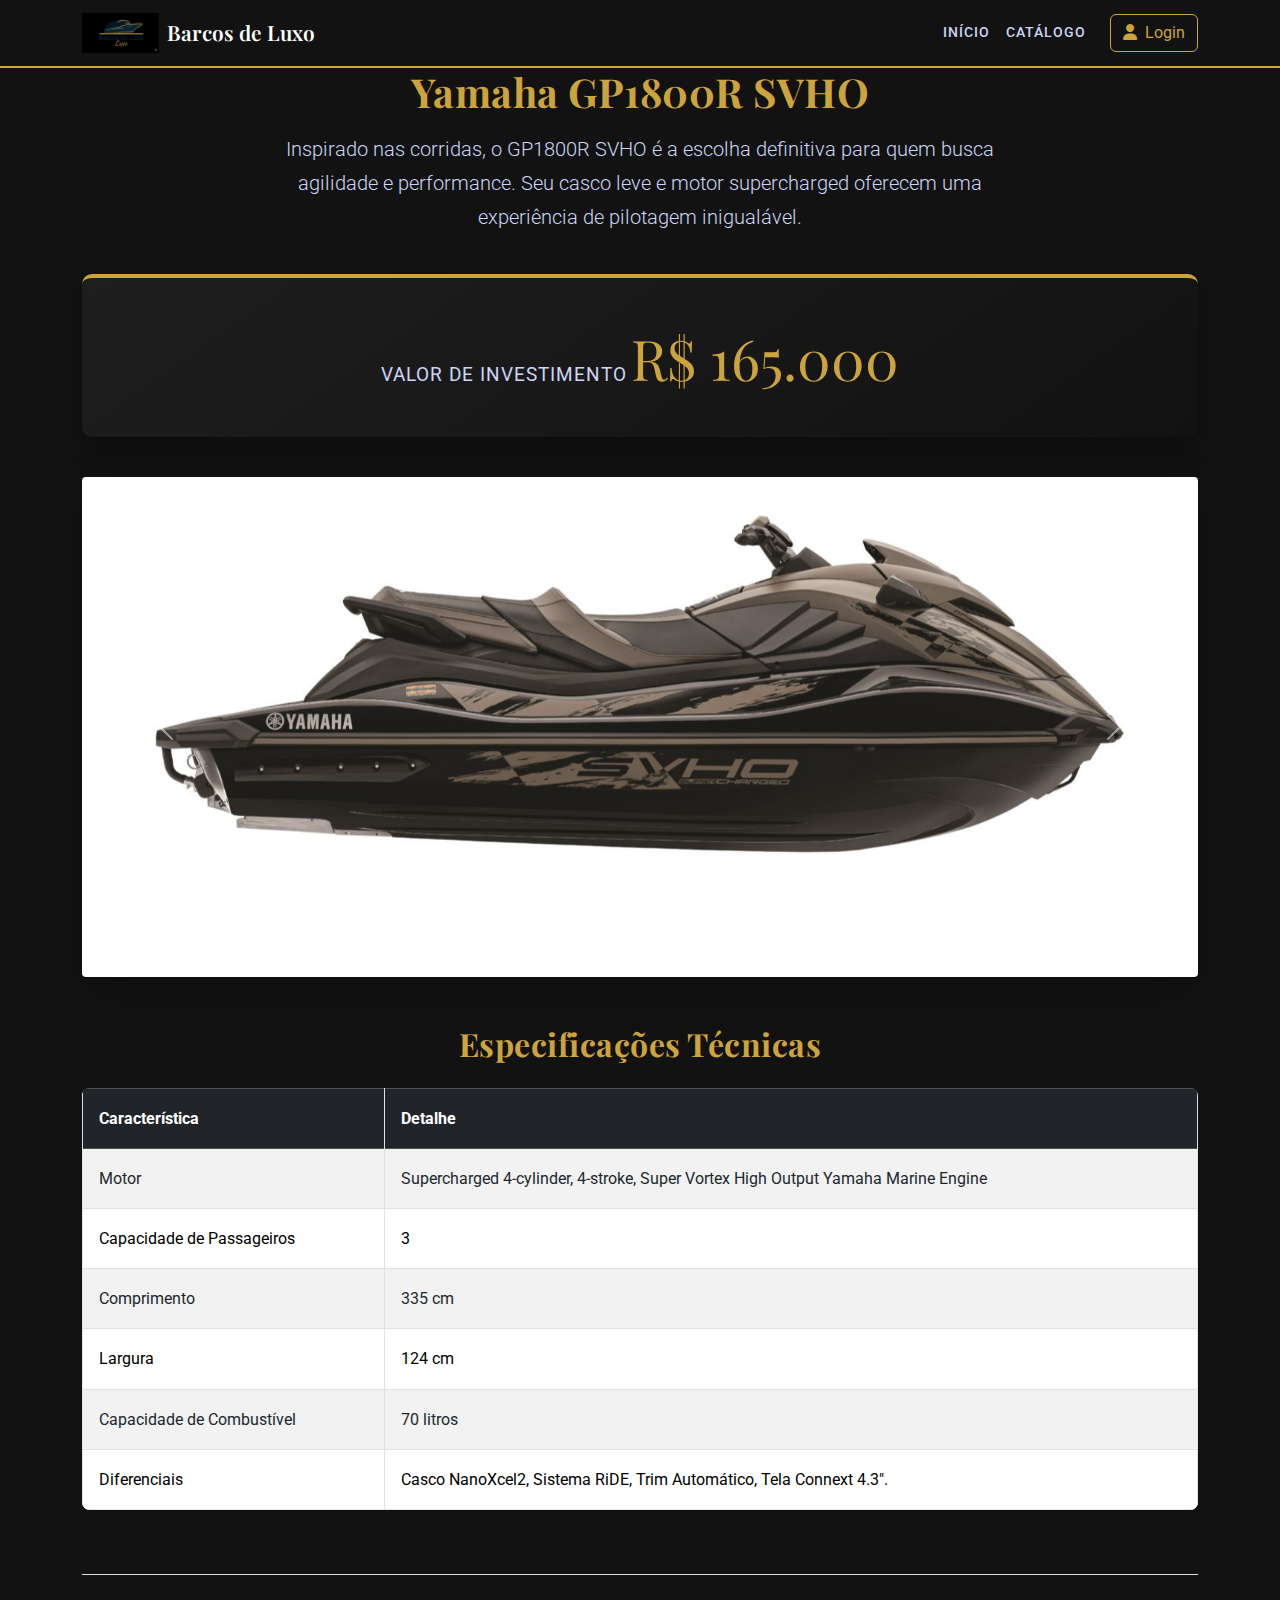
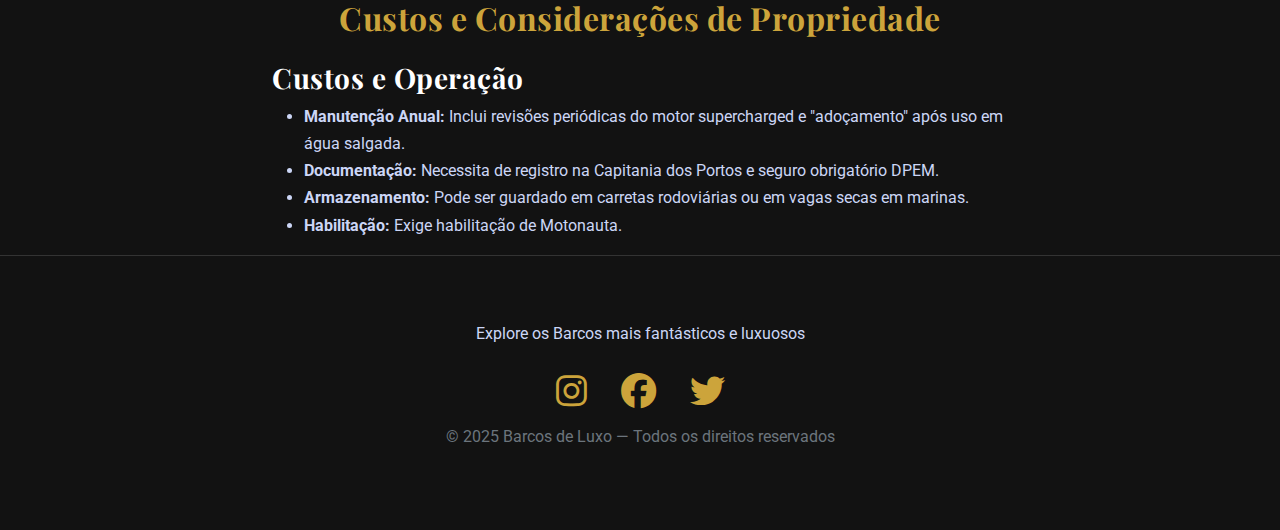
<file: YamahaGP1800R.html>
<!DOCTYPE html>
<html lang="pt-br">
<head>
    <meta charset="UTF-8">
    <meta name="viewport" content="width=device-width, initial-scale=1.0">
    <title>Yamaha GP1800R - Barcos de Luxo</title>

    <link rel="stylesheet" href="https://cdnjs.cloudflare.com/ajax/libs/font-awesome/6.5.0/css/all.min.css">
    <link rel="preconnect" href="https://fonts.googleapis.com">
    <link rel="preconnect" href="https://fonts.gstatic.com" crossorigin>
    <link href="https://fonts.googleapis.com/css2?family=Playfair+Display:wght@700&family=Roboto:wght@400;500&display=swap" rel="stylesheet">

    <link rel="stylesheet" href="css/bootstrap.min.css">
    <link rel="stylesheet" href="css/estilos.css">
</head>
<body class="boat-page-main">

    <header>
        <nav class="navbar navbar-expand-lg navbar-dark bg-dark border-bottom-gold">
            <div class="container">
                <a class="navbar-brand d-flex align-items-center" href="index.html">
                    <img src="imagens/logo2.png" alt="Logomarca Barcos de Luxo" height="40" class="me-2">
                    <div><span class="fw-semibold text-white">Barcos de Luxo</span></div>
                </a>
                <button class="navbar-toggler" type="button" data-bs-toggle="collapse" data-bs-target="#navbarNav">
                    <span class="navbar-toggler-icon"></span>
                </button>
                <div class="collapse navbar-collapse justify-content-end" id="navbarNav">
                    <ul class="navbar-nav align-items-center">
                        <li class="nav-item"><a class="nav-link" href="index.html">Início</a></li>
                        <li class="nav-item"><a class="nav-link" href="catalogo.html">Catálogo</a></li>
                        <li class="nav-item ms-lg-3">
                            <button class="btn btn-outline-gold" data-bs-toggle="modal" data-bs-target="#loginModal">
                                <i class="fas fa-user me-2"></i>Login
                            </button>
                        </li>
                    </ul>
                </div>
            </div>
        </nav>
    </header>

    <main>
        <div class="container">
            <article>
                <h1 class="text-center mb-3">Yamaha GP1800R SVHO</h1>
                <p class="lead text-center col-md-8 mx-auto">Inspirado nas corridas, o GP1800R SVHO é a escolha definitiva para quem busca agilidade e performance. Seu casco leve e motor supercharged oferecem uma experiência de pilotagem inigualável.</p>

                <section class="price-highlight">
                    <span class="price-label">Valor de Investimento</span>
                    <span class="price-value">R$ 165.000</span>
                </section>
                
                <section id="gallery-carousel-yamaha" class="carousel slide shadow-lg" data-bs-ride="carousel" style="border: 5px solid var(--white); border-radius: 8px;">
                    <div class="carousel-inner" style="border-radius: 4px;">
                        <div class="carousel-item active"><img src="imagens/Yamaha01.jpg" class="d-block w-100 carousel-image-balanced" alt="Vista lateral do Yamaha GP1800R"></div>
                        <div class="carousel-item"><img src="imagens/Yamaha02.jpg" class="d-block w-100 carousel-image-balanced" alt="Painel touchscreen Connext de 4.3 polegadas"></div>
                        <div class="carousel-item"><img src="imagens/Yamaha03.jpg" class="d-block w-100 carousel-image-balanced" alt="Sistema de trim automático para curvas e arrancadas"></div>
                        <div class="carousel-item"><img src="imagens/Yamaha04.jpg" class="d-block w-100 carousel-image-balanced" alt="Guidão ajustável com design de corrida"></div>
                        <div class="carousel-item"><img src="imagens/Yamaha05.jpg" class="d-block w-100 carousel-image-balanced" alt="Detalhe do casco leve NanoXcel2"></div>
                        <div class="carousel-item"><img src="imagens/Yamaha06.jpg" class="d-block w-100 carousel-image-balanced" alt="Sistema de ré e desaceleração RiDE"></div>
                        <div class="carousel-item"><img src="imagens/Yamaha07.jpg" class="d-block w-100 carousel-image-balanced" alt="Jet Ski em uma curva acentuada"></div>
                    </div>
                     <button class="carousel-control-prev" type="button" data-bs-target="#gallery-carousel-yamaha" data-bs-slide="prev"><span class="carousel-control-prev-icon" aria-hidden="true"></span><span class="visually-hidden">Anterior</span></button>
                    <button class="carousel-control-next" type="button" data-bs-target="#gallery-carousel-yamaha" data-bs-slide="next"><span class="carousel-control-next-icon" aria-hidden="true"></span><span class="visually-hidden">Próximo</span></button>
                </section>
                
                <div class="row mt-5">
                    <div class="col-12">
                        <section class="specs-table mb-5">
                            <h2 class="text-center mb-4">Especificações Técnicas</h2>
                            <div class="table-responsive">
                                <table class="table table-striped table-bordered">
                                    <thead class="table-dark">
                                        <tr><th scope="col">Característica</th><th scope="col">Detalhe</th></tr>
                                    </thead>
                                    <tbody>
                                        <tr><td>Motor</td><td>Supercharged 4-cylinder, 4-stroke, Super Vortex High Output Yamaha Marine Engine</td></tr>
                                        <tr><td>Capacidade de Passageiros</td><td>3</td></tr>
                                        <tr><td>Comprimento</td><td>335 cm</td></tr>
                                        <tr><td>Largura</td><td>124 cm</td></tr>
                                        <tr><td>Capacidade de Combustível</td><td>70 litros</td></tr>
                                        <tr><td>Diferenciais</td><td>Casco NanoXcel2, Sistema RiDE, Trim Automático, Tela Connext 4.3".</td></tr>
                                    </tbody>
                                </table>
                            </div>
                        </section>

                        <section class="mt-5 pt-4 border-top">
                            <h2 class="text-center mb-4">Custos e Considerações de Propriedade</h2>
                             <div class="row justify-content-center">
                                <div class="col-lg-8">
                                    <h3>Custos e Operação</h3>
                                    <ul>
                                        <li><strong>Manutenção Anual:</strong> Inclui revisões periódicas do motor supercharged e "adoçamento" após uso em água salgada.</li>
                                        <li><strong>Documentação:</strong> Necessita de registro na Capitania dos Portos e seguro obrigatório DPEM.</li>
                                        <li><strong>Armazenamento:</strong> Pode ser guardado em carretas rodoviárias ou em vagas secas em marinas.</li>
                                        <li><strong>Habilitação:</strong> Exige habilitação de Motonauta.</li>
                                    </ul>
                                </div>
                            </div>
                        </section>
                    </div>
                </div>
            </article>
        </div>
    </main>
    <footer class="footer-custom">
    <div class="container">
        <p>Explore os Barcos mais fantásticos e luxuosos</p>
        
        <div class="social-icons">
            <a href="https://www.instagram.com" target="_blank" aria-label="Visite nosso Instagram"><i class="fab fa-instagram"></i></a>
            <a href="https://www.facebook.com" target="_blank" aria-label="Visite nosso Facebook"><i class="fab fa-facebook"></i></a>
            <a href="https://www.twitter.com/" target="_blank" aria-label="Visite nosso Twitter"><i class="fab fa-twitter"></i></a>
        </div>
        
            <p class="copyright">© 2025 Barcos de Luxo — Todos os direitos reservados</p>
        </div>
    </footer>

    <div class="modal fade" id="loginModal" tabindex="-1" aria-labelledby="loginModalLabel" aria-hidden="true">
        <div class="modal-dialog modal-dialog-centered">
            <div class="modal-content">
                <div class="modal-header modal-header-custom">
                    <h5 class="modal-title" id="loginModalLabel">Acesso Restrito</h5>
                    <button type="button" class="btn-close" data-bs-dismiss="modal" aria-label="Close"></button>
                </div>
                <div class="modal-body">
                    <ul class="nav nav-pills nav-fill mb-3" id="pills-tab" role="tablist">
                        <li class="nav-item" role="presentation">
                            <button class="nav-link active" id="pills-login-tab" data-bs-toggle="pill"
                                data-bs-target="#pills-login" type="button" role="tab" aria-controls="pills-login"
                                aria-selected="true">Login</button>
                        </li>
                        <li class="nav-item" role="presentation">
                            <button class="nav-link" id="pills-register-tab" data-bs-toggle="pill"
                                data-bs-target="#pills-register" type="button" role="tab" aria-controls="pills-register"
                                aria-selected="false">Cadastro</button>
                        </li>
                    </ul>
                    <div class="tab-content" id="pills-tabContent">
                        <div class="tab-pane fade show active" id="pills-login" role="tabpanel"
                            aria-labelledby="pills-login-tab">
                            <form>
                                <div class="mb-3">
                                    <label for="loginEmailInput" class="form-label">Endereço de Email</label>
                                    <input type="email" class="form-control" id="loginEmailInput"
                                        placeholder="seuemail@exemplo.com">
                                </div>
                                <div class="mb-3">
                                    <label for="loginPasswordInput" class="form-label">Senha</label>
                                    <input type="password" class="form-control" id="loginPasswordInput"
                                        placeholder="Sua senha">
                                </div>
                                <div class="mb-3 form-check">
                                    <input type="checkbox" class="form-check-input" id="rememberCheck">
                                    <label class="form-check-label" for="rememberCheck">Lembrar de mim</label>
                                </div>
                                <div class="d-grid">
                                    <button type="submit" class="btn btn-gold">Entrar</button>
                                </div>
                            </form>
                        </div>
                        <div class="tab-pane fade" id="pills-register" role="tabpanel"
                            aria-labelledby="pills-register-tab">
                            <form>
                                <div class="mb-3">
                                    <label for="registerNameInput" class="form-label">Nome Completo</label>
                                    <input type="text" class="form-control" id="registerNameInput"
                                        placeholder="Seu nome completo" required>
                                </div>
                                <div class="mb-3">
                                    <label for="registerBirthdateInput" class="form-label">Data de Nascimento</label>
                                    <input type="date" class="form-control" id="registerBirthdateInput" required>
                                </div>
                                <div class="mb-3">
                                    <label for="registerCpfInput" class="form-label">CPF</label>
                                    <input type="text" class="form-control" id="registerCpfInput"
                                        placeholder="000.000.000-00" required>
                                </div>
                                <div class="mb-3">
                                    <label for="registerAddressInput" class="form-label">Endereço</label>
                                    <input type="text" class="form-control" id="registerAddressInput"
                                        placeholder="Sua rua, número, bairro..." required>
                                </div>
                                <div class="mb-3">
                                    <label for="registerPhoneInput" class="form-label">Telefone</label>
                                    <input type="tel" class="form-control" id="registerPhoneInput"
                                        placeholder="(00) 00000-0000" required>
                                </div>
                                <div class="mb-3">
                                    <label for="registerEmailInput" class="form-label">Endereço de Email</label>
                                    <input type="email" class="form-control" id="registerEmailInput"
                                        placeholder="seuemail@exemplo.com" required>
                                </div>
                                <div class="mb-3">
                                    <label for="registerPasswordInput" class="form-label">Crie uma Senha</label>
                                    <input type="password" class="form-control" id="registerPasswordInput"
                                        placeholder="Mínimo de 6 caracteres" required>
                                </div>
                                <div class="d-grid">
                                    <button type="submit" class="btn btn-gold">Finalizar Cadastro</button>
                                </div>

    <footer class="footer-custom">
        </footer>

    <div class="modal fade" id="loginModal" tabindex="-1" aria-labelledby="loginModalLabel" aria-hidden="true">
        </div>

    <script src="js/bootstrap.bundle.min.js"></script>
</body>
</html>
</file>
<file: projeto02-main/projeto02-main/ProjetosDFEUDF-main/projeto02/css/estilos.css>
nav ul a,
nav .brand-logo{
color: #444;
}
.sidenav-trigger{
color:#26a69a;
}
.parallax-container{
    min-height: 380px;
    line-height: 0;
    height: auto;
    color: white;

    }
.parallax-container .section{
    width: 100%;
}
    .icon-block{
        padding: 0 15px;
        }
        .icon-block .material-icons{
        font-size: inherit;
        }
        .icon-block p{
        text-align: justify;
        }
        p{
        line-height: 2rem;
        }
</file>
<file: css/estilos.css>
/* Configurações Globais e Paleta de Cores*/
:root {
    --dark-bg: #121212;
    --medium-dark-bg: #1E1E1E;
    --light-text: #FFFFFF;
    --dark-text: #1A292F;
    --dark-text-secondary: #495057;
    --medium-gray-text: #ccd6f6;
    --gold-accent: #CCA43B;
    --white-bg: #FFFFFF;
    --navy-accent: #0a192f;
    --font-headings: 'Playfair Display', serif;
    --font-body: 'Roboto', sans-serif;
}

/*Estilos Base e Tipografia*/
body {
    font-family: var(--font-body);
    line-height: 1.7;
    scroll-behavior: smooth;
    background-color: var(--dark-bg);
    color: var(--medium-gray-text);
}

h1, h2, h3, h4, h5, h6 {
    font-family: var(--font-headings);
    font-weight: 700;
    letter-spacing: 0.5px;
}

h1, h2 {
    color: var(--gold-accent);
}

h3, h4, h5, h6 {
    color: var(--light-text);
}

/* Estilos de Seção */
.section-dark {
    background-color: var(--dark-bg);
}

.section-light {
    background-color: var(--white-bg);
    color: var(--dark-text-secondary);
}

.section-light h1,
.section-light h2,
.section-light h3 {
    color: var(--dark-text);
}

.section-light .section-title {
    color: var(--gold-accent);
}

.section-title::after {
    content: '';
    position: absolute;
    bottom: 0;
    left: 50%;
    transform: translateX(-50%);
    width: 80px;
    height: 3px;
    background-color: var(--gold-accent);
}

.section-title.text-start::after {
    left: 0;
    transform: translateX(0);
}

/* Barra de Navegação */
.navbar {
    background-color: var(--dark-bg) !important;
    border-bottom: 2px solid var(--gold-accent) !important;
}

.navbar-brand .fw-semibold {
    font-family: var(--font-headings);
    font-size: 1.3rem;
    color: var(--light-text) !important;
}

.navbar-toggler-icon {
    background-image: url("data:image/svg+xml,%3csvg xmlns='http://www.w3.org/2000/svg' viewBox='0 0 30 30'%3e%3cpath stroke='rgba%28204, 164, 59, 0.8%29' stroke-linecap='round' stroke-miterlimit='10' stroke-width='2' d='M4 7h22M4 15h22M4 23h22'/%3e%3c/svg%3e");
}

.navbar-dark .nav-link {
    font-weight: 500;
    font-size: 0.9rem;
    text-transform: uppercase;
    letter-spacing: 1px;
    color: var(--medium-gray-text);
    transition: color 0.3s ease;
}

.navbar-dark .nav-link:hover {
    color: var(--gold-accent) !important;
}

.btn-outline-gold {
    border-color: var(--gold-accent);
    color: var(--gold-accent);
}

.btn-outline-gold:hover {
    background-color: var(--gold-accent);
    color: var(--dark-bg);
}

/* --- 5. Seção Hero (Banner Principal) --- */
.hero-section {
    position: relative;
    height: 70vh;
    min-height: 500px;
    background: url('../imagens/FundoInicial.png') no-repeat center center;
    background-size: cover;
    display: flex;
    align-items: center;
    justify-content: center;
}

.hero-overlay {
    position: absolute;
    top: 0;
    left: 0;
    width: 100%;
    height: 100%;
    background-color: rgba(0, 0, 0, 0.6);
}

.hero-content {
    position: relative;
    z-index: 1;
}

.hero-content h1 {
    color: var(--light-text);
}

.hero-content .lead {
    color: var(--medium-gray-text);
}

/* --- 6. Filtros do Catálogo --- */
.filter-nav .nav-link {
    color: var(--medium-gray-text);
    border: 1px solid var(--gold-accent);
    margin: 0 5px;
    border-radius: 30px;
    transition: all 0.3s ease;
}

.filter-nav .nav-link:hover {
    background-color: var(--gold-accent);
    color: var(--dark-bg);
}

.filter-nav .nav-link.active {
    background-color: var(--gold-accent);
    color: var(--dark-bg);
    font-weight: bold;
}

/* --- 7. Cards de Barcos (Claro e Escuro) --- */
.boat-card {
    border: 1px solid #e9ecef;
    transition: transform 0.3s ease, box-shadow 0.3s ease;
    border-radius: 0.5rem;
    overflow: hidden;
    background-color: var(--white-bg);
}

.boat-card:hover {
    transform: translateY(-10px);
    box-shadow: 0 20px 40px rgba(0, 0, 0, 0.1);
}

.boat-card .card-img-top {
    height: 200px;
    object-fit: cover;
}

.boat-card .card-title {
    color: var(--dark-text);
}

.boat-card .card-text {
    color: var(--dark-text-secondary);
}

.boat-card .btn-outline-dark {
    border-color: var(--dark-text);
    color: var(--dark-text);
}

.boat-card .btn-outline-dark:hover {
    background-color: var(--dark-text);
    color: var(--white-bg);
}

.boat-card-dark {
    border: 1px solid #333;
    transition: transform 0.3s ease, box-shadow 0.3s ease;
    border-radius: 0.5rem;
    overflow: hidden;
    background-color: var(--medium-dark-bg);
}

.boat-card-dark:hover {
    transform: translateY(-10px);
    box-shadow: 0 20px 40px rgba(0, 0, 0, 0.25);
}

.boat-card-dark .card-img-top {
    height: 200px;
    object-fit: cover;
}

.boat-card-dark .card-title {
    color: var(--light-text);
}

.boat-card-dark .card-text {
    color: var(--medium-gray-text);
}

.boat-card-dark .card-price {
    font-size: 1.2rem;
    color: var(--gold-accent);
    font-weight: bold;
    margin-top: 1rem;
    margin-bottom: 1rem;
}

/* --- 8. Página de Detalhes do Barco --- */
.boat-page-main {
    background-color: var(--dark-bg);
}

.price-highlight {
    background: linear-gradient(145deg, var(--medium-dark-bg), var(--dark-bg));
    color: var(--light-text);
    padding: 2rem;
    margin: 2.5rem 0;
    border-radius: 10px;
    text-align: center;
    box-shadow: 0 10px 25px rgba(0, 0, 0, 0.3);
    border-top: 4px solid var(--gold-accent);
}

.price-highlight .price-label {
    font-size: 1.2rem;
    color: var(--medium-gray-text);
    text-transform: uppercase;
    letter-spacing: 1px;
}

.price-highlight .price-value {
    font-family: var(--font-headings);
    font-size: 3.5rem;
    color: var(--gold-accent);
}

.carousel {
    border: none !important;
    border-radius: 10px !important;
    box-shadow: 0 15px 40px rgba(0, 0, 0, 0.25);
}

.carousel-image-balanced {
    width: 100%;
    height: 500px;
    object-fit: cover;
    object-position: center;
}

.specs-table .table {
    background-color: var(--white-bg);
    color: var(--dark-text);
    border-radius: 8px;
    overflow: hidden;
    box-shadow: 0 5px 20px rgba(0, 0, 0, 0.1);
}

.specs-table .table thead {
    background-color: var(--navy-accent);
    color: var(--light-text);
}

.specs-table .table th,
.specs-table .table td {
    padding: 1rem;
    vertical-align: middle;
    border-color: #dee2e6;
}

.specs-table .table-striped>tbody>tr:nth-of-type(odd)>* {
    --bs-table-accent-bg: var(--bs-table-striped-bg);
    color: var(--dark-text);
}

/* Media Queries para Carrossel Responsivo */
@media (max-width: 992px) {
    .carousel-image-balanced {
        height: 400px;
    }
}

@media (max-width: 768px) {
    .carousel-image-balanced {
        height: 300px;
    }
}

/* --- 9. Rodapé --- */
.footer-custom {
    background: var(--dark-bg);
    color: var(--light-text);
    text-align: center;
    padding: 4rem 1rem;
    border-top: 1px solid #333;
}

.footer-custom p {
    color: var(--medium-gray-text);
}

.footer-custom .social-icons a {
    color: var(--gold-accent);
    margin: 0 15px;
    font-size: 2.2rem;
    transition: all 0.3s ease;
}

.footer-custom .social-icons a:hover {
    color: #d4b783;
    transform: translateY(-5px) scale(1.05);
}

.footer-custom .copyright {
    color: #6c757d;
}

/* --- 10. Modal de Login --- */
.modal-content {
    background-color: var(--medium-dark-bg);
    color: var(--light-text);
}

.modal-header-custom {
    background-color: var(--dark-bg);
    color: var(--light-text);
    border-bottom: 2px solid var(--gold-accent);
}

.modal-header-custom .btn-close {
    filter: invert(1) grayscale(100%) brightness(200%);
}

.btn-gold {
    background-color: var(--gold-accent);
    color: var(--dark-bg);
    border: none;
    font-weight: bold;
    transition: background-color 0.3s ease;
}

.btn-gold:hover {
    background-color: #d4b783;
    color: var(--dark-bg);
}

.nav-pills .nav-link {
    color: var(--medium-gray-text);
}

.nav-pills .nav-link.active {
    background-color: var(--gold-accent);
    color: var(--dark-bg);
}

.form-control {
    background-color: var(--dark-bg);
    color: var(--light-text);
    border: 1px solid #444;
}

.form-control:focus {
    background-color: var(--dark-bg);
    color: var(--light-text);
    border-color: var(--gold-accent);
    box-shadow: 0 0 0 0.25rem rgba(204, 164, 59, 0.25);
}

/* --- 11. Componentes Diversos --- */
#map {
    background-color: #ddd;
    border-radius: 8px;
    box-shadow: 0 4px 15px rgba(0, 0, 0, 0.1);
}
</file>
